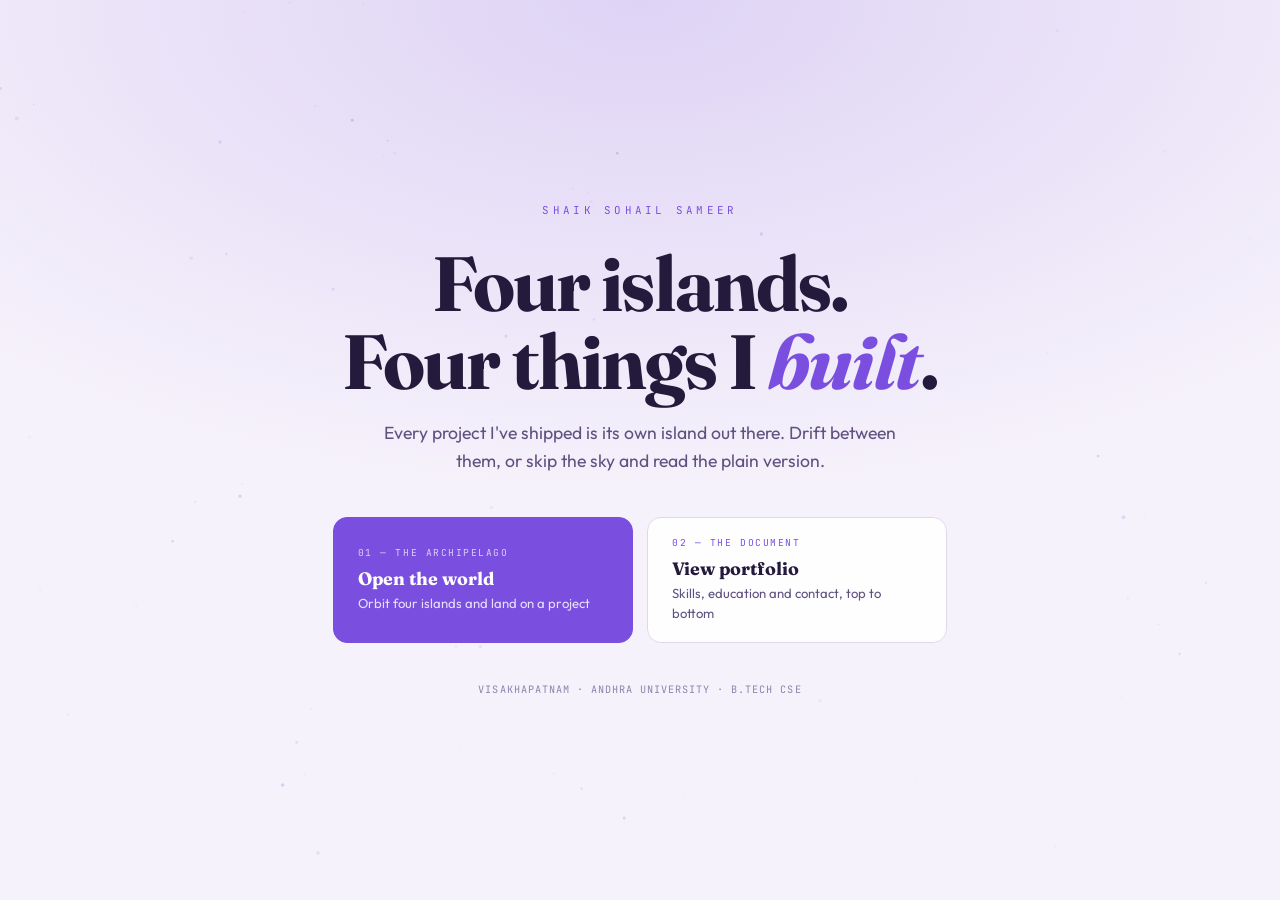
<file: index.html>
<!DOCTYPE html>
<html lang="en" data-theme="dark">
<head>
<meta charset="UTF-8"/>
<meta name="viewport" content="width=device-width, initial-scale=1.0, viewport-fit=cover"/>
<title>Sameer's Archipelago — Shaik Sohail Sameer</title>
<meta name="description" content="An interactive island world of projects by Shaik Sohail Sameer — weather intelligence, local-first AI, relational systems and a live class portal."/>
<meta name="theme-color" content="#0a0713"/>
<link rel="preconnect" href="https://fonts.googleapis.com">
<link rel="preconnect" href="https://fonts.gstatic.com" crossorigin>
<link href="https://fonts.googleapis.com/css2?family=Fraunces:ital,opsz,wght@0,9..144,500;0,9..144,700;1,9..144,700&family=Outfit:wght@300;400;500;600&family=JetBrains+Mono:wght@400;600&display=swap" rel="stylesheet">
<style>
/* ═══════════ TOKENS ═══════════ */
:root{
  --aurora:#a684ff;
  --coral:#ff9d6e;
  --lagoon:#5ee0d0;
  --display:'Fraunces',Georgia,serif;
  --ui:'Outfit',system-ui,sans-serif;
  --mono:'JetBrains Mono',monospace;
  --pad:clamp(1.15rem,4.5vw,4rem);
  --r:14px;
  --ease:cubic-bezier(.22,1,.36,1);
}
html[data-theme="dark"]{
  --bg:#0a0713; --bg-2:#120c22;
  --panel:rgba(24,16,42,.82); --panel-solid:#170f2b;
  --line:#2c2046; --ink:#ece6fb; --ink-2:#a394c4; --ink-3:#6e5f8f;
  --sky-1:#120b24; --sky-2:#0a0713;
  --shadow:0 24px 70px rgba(0,0,0,.6);
}
html[data-theme="light"]{
  --bg:#f6f2fb; --bg-2:#ffffff;
  --panel:rgba(255,255,255,.88); --panel-solid:#ffffff;
  --line:#e0d7ef; --ink:#241a3c; --ink-2:#5f5280; --ink-3:#8e82ab;
  --sky-1:#ded3f5; --sky-2:#f6f2fb;
  --aurora:#7a4fe0; --coral:#e0653a; --lagoon:#1fa89a;
  --shadow:0 24px 60px rgba(60,40,110,.16);
}
*,*::before,*::after{margin:0;padding:0;box-sizing:border-box;}
html{scroll-behavior:smooth;-webkit-text-size-adjust:100%;}
body{
  background:var(--bg);color:var(--ink);
  font-family:var(--ui);font-size:16px;line-height:1.6;
  overflow-x:hidden;-webkit-font-smoothing:antialiased;
  transition:background .5s var(--ease),color .5s var(--ease);
}
a{color:inherit;}
canvas{display:block;}
::selection{background:var(--aurora);color:#fff;}
:focus-visible{outline:2px solid var(--aurora);outline-offset:3px;border-radius:4px;}

/* ═══════════ GATE ═══════════ */
#gate{
  position:fixed;inset:0;z-index:200;
  display:flex;align-items:center;justify-content:center;
  padding:var(--pad);text-align:center;
  background:radial-gradient(ellipse 120% 90% at 50% 0%,var(--sky-1) 0%,var(--sky-2) 62%);
  transition:opacity .75s var(--ease),visibility .75s;
}
#gate.gone{opacity:0;visibility:hidden;pointer-events:none;}
#gateCanvas{position:absolute;inset:0;width:100%;height:100%;z-index:0;}
.gate-in{position:relative;z-index:1;max-width:640px;width:100%;}
.gate-eyebrow{
  font-family:var(--mono);font-size:.68rem;letter-spacing:.3em;
  color:var(--aurora);margin-bottom:1.6rem;
  opacity:0;animation:fadeUp .8s .1s var(--ease) forwards;
}
.gate-title{
  font-family:var(--display);font-weight:700;
  font-size:clamp(2.4rem,9vw,4.8rem);
  line-height:1.02;letter-spacing:-.025em;
  opacity:0;animation:fadeUp .9s .22s var(--ease) forwards;
}
.gate-title em{font-style:italic;color:var(--aurora);}
.gate-sub{
  color:var(--ink-2);margin-top:1.1rem;
  font-size:clamp(.95rem,2.4vw,1.1rem);max-width:44ch;margin-inline:auto;
  opacity:0;animation:fadeUp .9s .34s var(--ease) forwards;
}
.gate-choices{
  display:flex;gap:.9rem;justify-content:center;flex-wrap:wrap;margin-top:2.6rem;
  opacity:0;animation:fadeUp .9s .46s var(--ease) forwards;
}
.choice{
  flex:1 1 238px;max-width:300px;
  border:1px solid var(--line);border-radius:var(--r);
  background:var(--panel);backdrop-filter:blur(14px);
  padding:1.15rem 1.5rem;min-width:min(100%,215px);
  text-align:left;cursor:pointer;color:inherit;font-family:inherit;font-size:1rem;
  transition:transform .4s var(--ease),border-color .4s,box-shadow .4s;
}
.choice:hover{transform:translateY(-5px);border-color:var(--aurora);box-shadow:var(--shadow);}
.choice .ch-k{font-family:var(--mono);font-size:.6rem;letter-spacing:.16em;color:var(--aurora);display:block;margin-bottom:.5rem;}
.choice .ch-t{font-family:var(--display);font-weight:700;font-size:1.12rem;display:block;}
.choice .ch-d{color:var(--ink-2);font-size:.82rem;margin-top:.25rem;display:block;line-height:1.5;}
.choice.primary{background:var(--aurora);border-color:var(--aurora);}
.choice.primary .ch-k{color:rgba(255,255,255,.72);}
.choice.primary .ch-t{color:#fff;}
.choice.primary .ch-d{color:rgba(255,255,255,.82);}
.gate-foot{
  margin-top:2.4rem;font-family:var(--mono);font-size:.64rem;
  letter-spacing:.1em;color:var(--ink-3);
  opacity:0;animation:fadeUp .9s .58s var(--ease) forwards;
}
@keyframes fadeUp{from{opacity:0;transform:translateY(20px);}to{opacity:1;transform:none;}}

/* ═══════════ SHELL ═══════════ */
.stage{display:none;}
.stage.live{display:block;}
.hud{
  position:fixed;top:0;left:0;right:0;z-index:60;
  display:flex;align-items:center;justify-content:space-between;
  gap:.7rem;padding:.85rem var(--pad);
  background:linear-gradient(to bottom,var(--bg) 12%,transparent);
  pointer-events:none;
}
.hud > *{pointer-events:auto;}
.brand{
  display:flex;align-items:center;gap:.6rem;
  font-family:var(--display);font-weight:700;font-size:.98rem;
  text-decoration:none;letter-spacing:-.01em;cursor:pointer;
  background:none;border:none;color:inherit;
}
.brand-orb{
  width:26px;height:26px;border-radius:50%;flex:none;
  background:conic-gradient(from 0deg,var(--aurora),var(--coral),var(--lagoon),var(--aurora));
  animation:spin 9s linear infinite;
}
@keyframes spin{to{transform:rotate(360deg);}}
.hud-tools{display:flex;align-items:center;gap:.45rem;}
.tool{
  display:inline-flex;align-items:center;gap:.4rem;
  font-family:var(--mono);font-size:.64rem;letter-spacing:.09em;
  padding:.52rem .82rem;border-radius:999px;
  border:1px solid var(--line);background:var(--panel);
  backdrop-filter:blur(14px);color:var(--ink-2);
  cursor:pointer;text-decoration:none;
  transition:color .25s,border-color .25s,transform .25s;
}
.tool:hover{color:var(--ink);border-color:var(--aurora);transform:translateY(-2px);}

/* ═══════════ WORLD ═══════════ */
#world{position:relative;height:100svh;overflow:hidden;background:radial-gradient(ellipse 120% 85% at 50% 8%,var(--sky-1) 0%,var(--sky-2) 65%);}
#sea{position:absolute;inset:0;width:100%;height:100%;cursor:grab;touch-action:none;}
#sea.drag{cursor:grabbing;}
.world-title{position:absolute;top:clamp(4.6rem,11vh,6.5rem);left:var(--pad);right:var(--pad);z-index:5;pointer-events:none;}
.world-title h1{font-family:var(--display);font-weight:700;font-size:clamp(1.5rem,4.6vw,2.5rem);letter-spacing:-.025em;line-height:1.1;}
.world-title p{color:var(--ink-2);font-size:clamp(.84rem,2.2vw,.98rem);margin-top:.3rem;max-width:40ch;}
.hint{
  position:absolute;left:0;bottom:1.1rem;z-index:5;width:100%;
  font-family:var(--mono);font-size:.6rem;letter-spacing:.11em;
  color:var(--ink-3);text-align:center;pointer-events:none;padding:0 var(--pad);
}
.hint b{color:var(--aurora);font-weight:600;}
.roster{
  position:absolute;right:var(--pad);top:50%;transform:translateY(-50%);
  z-index:6;display:flex;flex-direction:column;gap:.5rem;width:230px;
}
.isle-btn{
  display:flex;align-items:center;gap:.7rem;text-align:left;
  padding:.7rem .85rem;border-radius:12px;cursor:pointer;
  border:1px solid var(--line);background:var(--panel);
  backdrop-filter:blur(14px);color:inherit;font-family:inherit;
  transition:transform .35s var(--ease),border-color .3s;
}
.isle-btn:hover,.isle-btn.sel{transform:translateX(-7px);border-color:var(--aurora);}
.isle-pip{width:9px;height:9px;border-radius:50%;flex:none;}
.isle-meta b{display:block;font-size:.85rem;font-weight:600;line-height:1.25;}
.isle-meta span{display:block;font-family:var(--mono);font-size:.56rem;letter-spacing:.1em;color:var(--ink-3);margin-top:.12rem;}

/* ═══════════ DOSSIER ═══════════ */
#dossier{position:fixed;inset:0;z-index:120;display:none;background:rgba(6,4,12,.62);backdrop-filter:blur(7px);}
#dossier.open{display:block;}
html[data-theme="light"] #dossier{background:rgba(40,28,70,.34);}
.doss-sheet{position:absolute;inset:0;overflow-y:auto;overscroll-behavior:contain;-webkit-overflow-scrolling:touch;}
.doss-inner{
  max-width:940px;margin:clamp(2.4rem,7vh,4.5rem) auto;
  background:var(--panel-solid);border:1px solid var(--line);
  border-radius:20px;box-shadow:var(--shadow);overflow:hidden;
  animation:sheetUp .55s var(--ease);
}
@keyframes sheetUp{from{opacity:0;transform:translateY(34px);}to{opacity:1;transform:none;}}
.doss-hero{position:relative;padding:clamp(1.5rem,4.5vw,2.8rem);border-bottom:1px solid var(--line);overflow:hidden;}
.doss-glow{position:absolute;top:-55%;right:-12%;width:60%;aspect-ratio:1;border-radius:50%;filter:blur(62px);opacity:.28;pointer-events:none;}
.doss-close{
  position:absolute;top:1rem;right:1rem;z-index:3;
  width:36px;height:36px;border-radius:50%;cursor:pointer;
  border:1px solid var(--line);background:var(--panel);color:var(--ink);
  font-size:1rem;line-height:1;display:grid;place-items:center;
  transition:border-color .25s,transform .25s;
}
.doss-close:hover{border-color:var(--coral);transform:rotate(90deg);}
.doss-kicker{position:relative;font-family:var(--mono);font-size:.62rem;letter-spacing:.17em;margin-bottom:.8rem;}
.doss-title{position:relative;font-family:var(--display);font-weight:700;font-size:clamp(1.55rem,5vw,2.6rem);letter-spacing:-.03em;line-height:1.05;}
.doss-tag{position:relative;color:var(--ink-2);margin-top:.7rem;max-width:58ch;font-size:clamp(.92rem,2.3vw,1.04rem);}
.doss-links{position:relative;display:flex;gap:.55rem;flex-wrap:wrap;margin-top:1.4rem;}
.dlink{
  font-family:var(--mono);font-size:.66rem;letter-spacing:.07em;
  padding:.62rem 1.05rem;border-radius:999px;text-decoration:none;
  border:1px solid var(--line);color:var(--ink);background:none;
  cursor:pointer;transition:transform .25s,border-color .25s,filter .25s;
}
.dlink:hover{transform:translateY(-2px);border-color:var(--aurora);}
.dlink.go{background:var(--aurora);border-color:var(--aurora);color:#fff;}
.dlink.go:hover{filter:brightness(1.1);}
.doss-body{padding:clamp(1.5rem,4.5vw,2.8rem);display:flex;flex-direction:column;gap:2.4rem;}
.stat-strip{display:grid;grid-template-columns:repeat(auto-fit,minmax(105px,1fr));gap:1rem;padding-bottom:1.8rem;border-bottom:1px solid var(--line);}
.stat b{display:block;font-family:var(--mono);font-size:clamp(1.15rem,3.4vw,1.5rem);font-weight:600;letter-spacing:-.02em;}
.stat span{display:block;font-family:var(--mono);font-size:.56rem;letter-spacing:.11em;color:var(--ink-3);margin-top:.2rem;}
.blk h3{font-family:var(--display);font-weight:700;font-size:1.18rem;letter-spacing:-.015em;margin-bottom:.9rem;}
.blk p{color:var(--ink-2);max-width:72ch;}
.blk p + p{margin-top:.8rem;}
.feats{display:grid;grid-template-columns:repeat(auto-fit,minmax(min(100%,262px),1fr));gap:.85rem;}
.feat{padding:1.1rem 1.2rem;border:1px solid var(--line);border-radius:12px;background:var(--bg);}
.feat b{display:block;font-size:.93rem;font-weight:600;margin-bottom:.35rem;}
.feat span{color:var(--ink-2);font-size:.85rem;line-height:1.55;}
.flow{display:flex;flex-direction:column;counter-reset:s;}
.flow li{list-style:none;position:relative;padding:0 0 1.25rem 2.5rem;border-left:1px solid var(--line);margin-left:.55rem;}
.flow li:last-child{border-left-color:transparent;padding-bottom:0;}
.flow li::before{
  counter-increment:s;content:counter(s);
  position:absolute;left:-.8rem;top:-.15rem;
  width:1.6rem;height:1.6rem;border-radius:50%;
  display:grid;place-items:center;font-family:var(--mono);font-size:.62rem;
  background:var(--bg);border:1px solid var(--line);color:var(--aurora);
}
.flow b{display:block;font-size:.94rem;font-weight:600;margin-bottom:.22rem;}
.flow span{color:var(--ink-2);font-size:.86rem;line-height:1.55;}
.chips{display:flex;gap:.4rem;flex-wrap:wrap;}
.chip{font-family:var(--mono);font-size:.64rem;padding:.36rem .72rem;border-radius:7px;border:1px solid var(--line);color:var(--ink-2);background:var(--bg);}
.note{border-left:2px solid var(--coral);border-radius:0 10px 10px 0;padding:.9rem 1.15rem;background:var(--bg);}
.note b{display:block;font-size:.84rem;margin-bottom:.25rem;color:var(--coral);}
.note span{color:var(--ink-2);font-size:.85rem;line-height:1.55;}

/* ═══════════ PORTFOLIO ═══════════ */
#folio{padding-top:5.5rem;}
.wrap{max-width:1080px;margin:0 auto;padding-inline:var(--pad);}
.folio-hero{padding:clamp(2.5rem,9vh,6rem) 0 clamp(2.5rem,7vh,4rem);}
.folio-hero h1{font-family:var(--display);font-weight:700;font-size:clamp(2.2rem,8.5vw,4.4rem);line-height:1.02;letter-spacing:-.035em;}
.folio-hero h1 em{font-style:italic;color:var(--aurora);}
.folio-hero .role{font-family:var(--mono);font-size:clamp(.7rem,2vw,.82rem);letter-spacing:.09em;color:var(--ink-3);margin-top:1.2rem;}
.folio-hero .lede{color:var(--ink-2);max-width:56ch;margin-top:1.3rem;font-size:clamp(.98rem,2.4vw,1.1rem);}
.folio-acts{display:flex;gap:.6rem;flex-wrap:wrap;margin-top:2rem;}
.sec{padding:clamp(2.6rem,7vh,4.5rem) 0;border-top:1px solid var(--line);}
.sec-k{font-family:var(--mono);font-size:.62rem;letter-spacing:.2em;color:var(--aurora);margin-bottom:.9rem;}
.sec-h{font-family:var(--display);font-weight:700;font-size:clamp(1.5rem,4.4vw,2.2rem);letter-spacing:-.025em;margin-bottom:1.8rem;}
.about-grid{display:grid;grid-template-columns:1.35fr 1fr;gap:clamp(1.5rem,4vw,3rem);align-items:start;}
.about-grid p{color:var(--ink-2);}
.about-grid p + p{margin-top:.9rem;}
.about-grid strong{color:var(--ink);font-weight:600;}
.vitals{display:grid;}
.vital{display:grid;grid-template-columns:auto 1fr;gap:1rem;padding:.7rem 0;border-bottom:1px solid var(--line);font-family:var(--mono);font-size:.76rem;}
.vital dt{color:var(--ink-3);}
.vital a{color:var(--aurora);text-decoration:none;}
.vital a:hover{text-decoration:underline;}
.skill-grid{display:grid;grid-template-columns:repeat(auto-fit,minmax(min(100%,150px),1fr));gap:.7rem;}
.skill{padding:1.1rem;border:1px solid var(--line);border-radius:12px;background:var(--bg-2);transition:transform .35s var(--ease),border-color .3s;}
.skill:hover{transform:translateY(-4px);border-color:var(--aurora);}
.skill .s-top{display:flex;align-items:baseline;justify-content:space-between;gap:.5rem;}
.skill b{font-size:.92rem;font-weight:600;}
.skill i{font-style:normal;font-family:var(--mono);font-size:.72rem;color:var(--aurora);}
.bar{height:3px;border-radius:2px;background:var(--line);margin-top:.7rem;overflow:hidden;}
.bar em{display:block;height:100%;width:0;border-radius:2px;background:linear-gradient(90deg,var(--aurora),var(--coral));transition:width 1.2s var(--ease);}
.skill .s-lvl{display:block;font-family:var(--mono);font-size:.55rem;letter-spacing:.1em;color:var(--ink-3);margin-top:.5rem;}
.proj-list{display:flex;flex-direction:column;gap:.7rem;}
.proj{
  width:100%;text-align:left;cursor:pointer;color:inherit;font-family:inherit;
  display:grid;grid-template-columns:auto 1fr auto;gap:1.1rem;align-items:center;
  padding:1.3rem 1.4rem;border:1px solid var(--line);border-radius:14px;background:var(--bg-2);
  transition:transform .35s var(--ease),border-color .3s;
}
.proj:hover{transform:translateX(6px);border-color:var(--aurora);}
.proj-pip{width:10px;height:10px;border-radius:50%;flex:none;}
.proj b{display:block;font-family:var(--display);font-weight:700;font-size:1.04rem;letter-spacing:-.015em;}
.proj span{display:block;color:var(--ink-2);font-size:.86rem;margin-top:.22rem;line-height:1.5;}
.proj .arw{font-family:var(--mono);font-size:.9rem;color:var(--ink-3);}
.proj:hover .arw{color:var(--aurora);}
.edu-row{display:grid;grid-template-columns:auto 1fr;gap:clamp(1rem,4vw,2.4rem);padding:1.4rem;border:1px solid var(--line);border-radius:14px;background:var(--bg-2);}
.edu-row .yr{font-family:var(--mono);font-size:.74rem;color:var(--aurora);white-space:nowrap;padding-top:.2rem;}
.edu-row b{font-family:var(--display);font-weight:700;font-size:clamp(1rem,2.6vw,1.25rem);}
.edu-row span{display:block;color:var(--ink-2);margin-top:.25rem;font-size:.92rem;}
.edu-row i{display:block;font-style:normal;font-family:var(--mono);font-size:.68rem;color:var(--ink-3);margin-top:.4rem;}
.tongues{display:flex;gap:.55rem;flex-wrap:wrap;margin-top:1rem;}
.tongue{padding:.7rem 1.1rem;border:1px solid var(--line);border-radius:10px;background:var(--bg-2);}
.tongue b{display:block;font-size:.88rem;font-weight:600;}
.tongue span{font-family:var(--mono);font-size:.56rem;letter-spacing:.1em;color:var(--aurora);}
.mail{
  display:inline-block;font-family:var(--display);font-weight:700;
  font-size:clamp(1.05rem,4.6vw,2.3rem);letter-spacing:-.03em;
  text-decoration:none;border-bottom:2px solid transparent;padding-bottom:.1em;word-break:break-word;
  transition:color .3s,border-color .3s;
}
.mail:hover{color:var(--aurora);border-bottom-color:var(--aurora);}
.reach{font-family:var(--mono);font-size:.76rem;color:var(--ink-3);margin-top:1rem;line-height:1.9;}
.reach a{text-decoration:none;}
.reach a:hover{color:var(--aurora);}
footer{border-top:1px solid var(--line);padding:1.6rem var(--pad);margin-top:2rem;}
.foot-in{max-width:1080px;margin:0 auto;display:flex;justify-content:space-between;gap:.8rem;flex-wrap:wrap;font-family:var(--mono);font-size:.64rem;color:var(--ink-3);}
.rv{opacity:0;transform:translateY(22px);transition:opacity .75s var(--ease),transform .75s var(--ease);}
.rv.on{opacity:1;transform:none;}

/* ═══════════ RESPONSIVE ═══════════ */
@media(max-width:940px){
  .about-grid{grid-template-columns:1fr;}
  .roster{
    position:absolute;right:auto;left:0;top:auto;bottom:3.1rem;transform:none;
    width:100%;flex-direction:row;gap:.5rem;overflow-x:auto;
    padding:.4rem var(--pad) .6rem;scroll-snap-type:x mandatory;-webkit-overflow-scrolling:touch;
  }
  .roster::-webkit-scrollbar{display:none;}
  .isle-btn{flex:none;width:170px;scroll-snap-align:center;}
  .isle-btn:hover,.isle-btn.sel{transform:translateY(-4px);}
}
@media(max-width:640px){
  .choice{min-width:100%;}
  .doss-inner{margin:0;border-radius:0;min-height:100%;border:none;}
  .proj{grid-template-columns:auto 1fr;}
  .proj .arw{display:none;}
  .edu-row{grid-template-columns:1fr;gap:.5rem;}
  .hint{display:none;}
}
@media(prefers-reduced-motion:reduce){
  *,*::before,*::after{animation-duration:.01ms!important;animation-iteration-count:1!important;transition-duration:.01ms!important;}
  html{scroll-behavior:auto;}
  .rv{opacity:1;transform:none;}
  .gate-eyebrow,.gate-title,.gate-sub,.gate-choices,.gate-foot{opacity:1;animation:none;}
}
</style>
</head>
<body>

<!-- ═══ GATE ═══ -->
<div id="gate">
  <canvas id="gateCanvas" aria-hidden="true"></canvas>
  <div class="gate-in">
    <p class="gate-eyebrow">SHAIK SOHAIL SAMEER</p>
    <h1 class="gate-title">Four islands.<br>Four things I <em>built</em>.</h1>
    <p class="gate-sub">Every project I've shipped is its own island out there. Drift between them, or skip the sky and read the plain version.</p>
    <div class="gate-choices">
      <button class="choice primary" id="goWorld">
        <span class="ch-k">01 — THE ARCHIPELAGO</span>
        <span class="ch-t">Open the world</span>
        <span class="ch-d">Orbit four islands and land on a project</span>
      </button>
      <button class="choice" id="goFolio">
        <span class="ch-k">02 — THE DOCUMENT</span>
        <span class="ch-t">View portfolio</span>
        <span class="ch-d">Skills, education and contact, top to bottom</span>
      </button>
    </div>
    <p class="gate-foot">VISAKHAPATNAM · ANDHRA UNIVERSITY · B.TECH CSE</p>
  </div>
</div>

<!-- ═══ WORLD ═══ -->
<div class="stage" id="stageWorld">
  <header class="hud">
    <button class="brand" data-nav="gate"><span class="brand-orb"></span>Sameer's Archipelago</button>
    <div class="hud-tools">
      <button class="tool" data-nav="folio">PORTFOLIO</button>
      <button class="tool" data-theme-toggle aria-label="Switch theme"><span class="th-ic">☾</span></button>
    </div>
  </header>
  <div id="world">
    <canvas id="sea"></canvas>
    <div class="world-title">
      <h1>Pick an island.</h1>
      <p>Each landmass is a project. Land on one to read how it was built.</p>
    </div>
    <div class="roster" id="roster"></div>
    <p class="hint"><b>Drag</b> to orbit · <b>Scroll</b> to zoom · <b>Click</b> an island to land</p>
  </div>
</div>

<!-- ═══ PORTFOLIO ═══ -->
<div class="stage" id="stageFolio">
  <header class="hud">
    <button class="brand" data-nav="gate"><span class="brand-orb"></span>Shaik Sohail Sameer</button>
    <div class="hud-tools">
      <button class="tool" data-nav="world">↖ THE WORLD</button>
      <button class="tool" data-theme-toggle aria-label="Switch theme"><span class="th-ic">☾</span></button>
    </div>
  </header>
  <main id="folio">
    <section class="wrap folio-hero">
      <h1>I build things that turn<br>messy data into a <em>decision</em>.</h1>
      <p class="role">PYTHON · SQL · JAVA · MACHINE LEARNING · AI TOOLING</p>
      <p class="lede">Computer Science engineering student at Andhra University. A weather API hands back forty numbers; nobody needs forty numbers, they need to know whether to carry a jacket. That gap is the part I find interesting.</p>
      <div class="folio-acts">
        <button class="tool" data-nav="world">↖ Explore the island world</button>
        <a class="tool" href="#reach">Get in touch</a>
      </div>
    </section>

    <section class="wrap sec">
      <p class="sec-k rv">ABOUT</p>
      <h2 class="sec-h rv">The short version</h2>
      <div class="about-grid">
        <div class="rv">
          <p>Most of what I make sits between a messy data source and a person who needs to act. A class of ninety students produces hundreds of attendance rows, but the only question that matters is whether you can afford to skip Thursday.</p>
          <p>My day-to-day is <strong>Python</strong> and <strong>SQL</strong>, with <strong>Java</strong> and <strong>machine learning</strong> taking more of my time lately. I lean on AI tooling as a reasoning layer I design prompts and fallbacks around — so the thing still works when the model returns something unexpected.</p>
          <p>I care most about the unglamorous part: what happens when the API rate-limits, when the model returns broken JSON, when someone opens the page with no network. Building the fallback path first is what makes the happy path worth trusting.</p>
        </div>
        <dl class="vitals rv">
          <div class="vital"><dt>Where</dt><dd>Visakhapatnam, AP</dd></div>
          <div class="vital"><dt>Studying</dt><dd>B.Tech CSE · 2025–2029</dd></div>
          <div class="vital"><dt>Email</dt><dd><a href="mailto:sohailsameer2008@gmail.com">sohailsameer2008@gmail.com</a></dd></div>
          <div class="vital"><dt>Phone</dt><dd><a href="tel:+916364120768">+91 6364120768</a></dd></div>
          <div class="vital"><dt>GitHub</dt><dd><a href="https://github.com/Sohail-Sameer" target="_blank" rel="noopener">Sohail-Sameer</a></dd></div>
        </dl>
      </div>
    </section>

    <section class="wrap sec">
      <p class="sec-k rv">TOOLKIT</p>
      <h2 class="sec-h rv">What I build with</h2>
      <div class="skill-grid rv" id="skillGrid"></div>
    </section>

    <section class="wrap sec">
      <p class="sec-k rv">WORK</p>
      <h2 class="sec-h rv">Four projects</h2>
      <div class="proj-list rv" id="projList"></div>
    </section>

    <section class="wrap sec">
      <p class="sec-k rv">EDUCATION</p>
      <h2 class="sec-h rv">Where I'm studying</h2>
      <div class="edu-row rv">
        <div class="yr">2025 — 2029</div>
        <div>
          <b>Bachelor of Technology in Computer Science</b>
          <span>Andhra University</span>
          <i>Visakhapatnam, Andhra Pradesh</i>
        </div>
      </div>
      <div class="tongues rv">
        <div class="tongue"><b>English</b><span>NATIVE</span></div>
        <div class="tongue"><b>Hindi</b><span>PROFICIENT</span></div>
        <div class="tongue"><b>Telugu</b><span>CONVERSATIONAL</span></div>
      </div>
    </section>

    <section class="wrap sec" id="reach">
      <p class="sec-k rv">CONTACT</p>
      <h2 class="sec-h rv">Let's build something</h2>
      <p class="rv" style="color:var(--ink-2);max-width:52ch;margin-bottom:1.6rem">I'm looking for internships and collaborations where I can keep shipping real things. I am best reached by phone.</p>
      <a class="mail rv" href="mailto:sohailsameer2008@gmail.com">sohailsameer2008@gmail.com</a>
      <p class="reach rv">
        <a href="tel:+916364120768">+91 6364120768</a><br>
        <a href="https://github.com/Sohail-Sameer" target="_blank" rel="noopener">github.com/Sohail-Sameer</a><br>
        Visakhapatnam, Andhra Pradesh, India
      </p>
    </section>

    <footer><div class="foot-in">
      <span>© 2025 Shaik Sohail Sameer</span>
      <span>Built with HTML, CSS and JavaScript</span>
    </div></footer>
  </main>
</div>

<!-- ═══ DOSSIER ═══ -->
<div id="dossier" role="dialog" aria-modal="true" aria-labelledby="dossTitle">
  <div class="doss-sheet" id="dossSheet"><div class="doss-inner" id="dossInner"></div></div>
</div>

<script>
(function(){
'use strict';
var reduced = window.matchMedia('(prefers-reduced-motion: reduce)').matches;
function $(id){ return document.getElementById(id); }

/* ═══ THEME ═══ */
function readTheme(){
  try{ var v = localStorage.getItem('sam-theme'); if(v) return v; }catch(e){}
  return window.matchMedia('(prefers-color-scheme: light)').matches ? 'light' : 'dark';
}
function applyTheme(t){
  document.documentElement.setAttribute('data-theme', t);
  var ic = (t === 'dark') ? '☾' : '☀';
  Array.prototype.forEach.call(document.querySelectorAll('.th-ic'), function(s){ s.textContent = ic; });
  var m = document.querySelector('meta[name="theme-color"]');
  if(m) m.setAttribute('content', t === 'dark' ? '#0a0713' : '#f6f2fb');
  try{ localStorage.setItem('sam-theme', t); }catch(e){}
}
applyTheme(readTheme());
Array.prototype.forEach.call(document.querySelectorAll('[data-theme-toggle]'), function(b){
  b.addEventListener('click', function(){
    applyTheme(document.documentElement.getAttribute('data-theme') === 'dark' ? 'light' : 'dark');
  });
});

/* ═══ DATA ═══ */
var ISLANDS = [
  {
    id:'weather', name:'Stormwatch', project:'WeatherGPT',
    kicker:'ATMOSPHERIC INTELLIGENCE', hue:'#5ee0d0', shape:'storm',
    pos:{x:-1.00,y:-0.34}, scale:0.92,
    repo:'https://github.com/Sohail-Sameer/Weather-Report',
    tagline:'A voice-enabled, multilingual weather app that pairs live meteorological data with an LLM reasoning layer — so instead of a humidity percentage, you get told whether this afternoon is a good time to cycle.',
    stats:[['3','LANGUAGES'],['9','API ENDPOINTS'],['6','HAZARD ALERTS'],['15m','CACHE TTL'],['2','DATA PROVIDERS']],
    story:[
      'Standard weather apps hand you raw telemetry and leave the interpretation to you. They are also almost always English-only, which quietly excludes a lot of people who would otherwise use them.',
      'WeatherGPT sits an AI reasoning layer on top of real meteorological data and answers in plain language — in English, Hindi or Telugu, typed or spoken. It is an installable PWA, so it works from the home screen with an offline app shell.'
    ],
    feats:[
      ['Ask it out loud','Tap the mic and speak for up to 20 seconds. Groq Whisper Large v3 Turbo transcribes it, detects the language, and routes the transcript straight into the assistant.'],
      ['Narrative forecasts','An LLM turns the raw payload into a bulleted atmospheric summary, key meteorological factors, and practical recommendations, rendered through a lightweight Markdown renderer.'],
      ['Structured answers','The assistant returns strict JSON: a direct answer, an optimal activity window with reliability, route progression notes, and clothing guidance. The UI renders each as its own card.'],
      ['Six hazard thresholds','Extreme heat at 40°C, high-temperature advisory at 35°C, freeze at 0°C, gale at 50km/h sustained or 65km/h gusts, 80% rain probability, and UV index 8 or above.'],
      ['Installable PWA','A service worker pre-caches the app shell cache-first, while explicitly bypassing the cache for every /api/ call so live data is never stale.'],
      ['Air quality built in','PM2.5, PM10, US AQI and European AQI come from the Open-Meteo Air Quality API alongside the forecast.']
    ],
    flow:[
      ['Resolve a location','Search a city through the Open-Meteo geocoder, pick a preset, or use device GPS reverse-geocoded through BigDataCloud.'],
      ['Fetch with a safety net','Flask calls Open-Meteo. On an HTTP 429 it retries up to three times with backoff, then transparently falls back to WeatherAPI.com.'],
      ['Normalise both providers','The fallback response is reshaped into the exact same internal schema, so nothing downstream ever knows which provider served the data.'],
      ['Cache the result','Responses are held in memory for 15 minutes, keyed on rounded latitude, longitude and forecast-day count, to cut redundant upstream calls.'],
      ['Reason over it','The payload, active alerts and target language go to an Ollama-hosted model for the synopsis and for any conversational question.'],
      ['Fail gracefully','If the model returns JSON that will not parse, the backend retries with a simpler plain-text prompt and wraps the result in a default card structure, so the UI never breaks.']
    ],
    stack:['Python','Flask','Flask-CORS','Ollama','Groq Whisper','Open-Meteo','WeatherAPI','Tailwind CSS','Service Workers','PWA','Gunicorn'],
    note:['Why the fallback matters','Open-Meteo is free and generous but it does rate-limit. Without failover the app would simply break during a burst of traffic. With it, a 429 never reaches the user — they just see the forecast.']
  },
  {
    id:'jarvis', name:'The Listening Rock', project:'OpenJarvis',
    kicker:'LOCAL-FIRST VOICE ASSISTANT', hue:'#a684ff', shape:'monolith',
    pos:{x:0.06,y:-1.02}, scale:0.86,
    repo:'https://github.com/Sohail-Sameer/OpenJarvis',
    tagline:'A voice assistant built on OpenJarvis — a framework for personal AI that runs on your own device by default and only reaches for the cloud when it genuinely has to.',
    stats:[['100%','LOCAL BY DEFAULT'],['8','BUILT-IN AGENTS'],['3','EXECUTION MODES'],['5','STARTER PRESETS']],
    story:[
      'Almost every personal AI assistant today routes your intelligence through somebody else\u2019s server. Your "personal" assistant is really a thin client for a datacentre, which means your calendar, your email and your voice all leave the device.',
      'OpenJarvis is a stack for local-first personal AI. Local models already handle the large majority of everyday chat and reasoning queries, so the hardware is ready; what has been missing is software that makes on-device assistants practical. This is my work on top of that framework.'
    ],
    feats:[
      ['Runs on your machine','Ollama-backed local models handle inference by default. Nothing is shipped to a cloud API unless a task genuinely needs it.'],
      ['Spoken morning digest','A preset that assembles a daily briefing from email, calendar, health and news, then reads it back to you.'],
      ['Deep research agent','Multi-hop research across locally indexed documents, returning answers with citations rather than a wall of unsourced text.'],
      ['Code assistant','An agent with code execution, file I/O and shell access, running inside a sandbox rather than against your bare filesystem.'],
      ['Scheduled monitors','Stateful agents that wake on a schedule, carry memory between runs, and act without being prompted.'],
      ['Skills as tools','Agents discover skills from a catalogue and invoke them on demand, following the open agentskills.io specification.']
    ],
    flow:[
      ['Install and start','A single installer sets up uv, the Python venv, Ollama and a starter model, then the jarvis command opens a session.'],
      ['Choose a preset','Presets configure the agent for a job: chat, morning digest, deep research, code assistant or scheduled monitor.'],
      ['Connect what it needs','One OAuth flow covers Gmail, Calendar and Tasks, so the assistant can read the context it is reasoning about.'],
      ['Speak or type','Requests are handled by a local model first; the framework escalates to the cloud only when the task genuinely exceeds local capability.'],
      ['Execute in a sandbox','Tool calls that run code go through a sandboxed runner with mount security, rather than executing directly on the host.'],
      ['Learn from traces','Local trace data feeds an optimisation loop that tunes skills and prompts against energy, latency and cost, not just accuracy.']
    ],
    stack:['Python','Ollama','FastAPI','WebSockets','Tauri','Rust','Docker','WASM sandbox','OAuth'],
    note:['About this repository','OpenJarvis is an open-source framework and this repo is my working fork, where I explore and adapt the local-first assistant stack. The upstream project is a much larger community and research effort — credit for the core framework belongs there.']
  },
  {
    id:'cinema', name:'The Reel Terrace', project:'Cinema Booking System',
    kicker:'RELATIONAL DATABASE ENGINEERING', hue:'#ff9d6e', shape:'terrace',
    pos:{x:0.86,y:-0.10}, scale:0.84,
    repo:'https://github.com/Sohail-Sameer/SQL/tree/main/Cinema%20Booking%20System',
    tagline:'A fully normalised relational model of a cinema booking platform, seeded with multi-year synthetic activity so the analytical queries had something realistic to chew on.',
    stats:[['6','CORE ENTITIES'],['3NF','NORMAL FORM'],['M:N','JUNCTION TABLES']],
    story:[
      'Booking systems look simple from the outside and get complicated fast. One screening has many seats; one customer has many bookings; a seat can be sold across countless screenings but only once per screening. Model that carelessly and you either duplicate data everywhere or sell the same seat twice.',
      'This project is the schema done properly — normalised entities, honest relationships, and enough realistic seed data that the analytical queries actually stress the design.'
    ],
    feats:[
      ['Normalised core','Films, customers, rooms, screenings, seats and bookings each own their own table, with no repeating groups or partial dependencies.'],
      ['Honest relationships','One-to-many links via foreign keys, and many-to-many resolved through junction tables rather than comma-separated columns.'],
      ['Realistic seed data','Large-scale generated activity simulating multi-year booking behaviour and customer patterns, so query plans face real cardinality.'],
      ['Edge cases handled','Nullable attributes and high-volume transactional inserts are dealt with explicitly rather than assumed away.'],
      ['Analytical queries','Seat occupancy and peak-hour analysis built from JOINs, GROUP BY, subqueries and aggregate functions.'],
      ['Indexed for the query','Indexes chosen to match how the data is actually read, not to mirror the table layout.']
    ],
    flow:[
      ['Model the entities','Identify what genuinely is its own thing — a film, a room, a screening — and give each one a table and a key.'],
      ['Normalise','Push the schema to third normal form so no fact is stored twice and no column depends on a non-key column.'],
      ['Resolve many-to-many','Wherever two entities relate in both directions, introduce a junction table rather than stuffing a list into a field.'],
      ['Seed at scale','Generate multi-year synthetic bookings so aggregate queries behave like they would on production data.'],
      ['Query and analyse','Answer the questions a cinema would actually ask: which screenings fill, which hours peak, which films carry themselves.'],
      ['Tune','Read the query patterns, then add the indexes that serve them.']
    ],
    stack:['MySQL','SQL','Normalization','ER Modelling','Junction Tables','Aggregate Queries','Indexing'],
    note:['Heads-up on the link','This repository may still be private. If the link returns a 404, switch it to public in the GitHub settings and it will resolve.']
  },
  {
    id:'portal', name:'The Campus', project:'Class Attendance & Management Portal',
    kicker:'LIVE MULTI-ROLE PLATFORM', hue:'#7fb2ff', shape:'campus',
    pos:{x:-0.02,y:0.92}, scale:0.98,
    repo:'https://github.com/Sohail-Sameer/Sohail-Sameer.github.io',
    live:'dashboard.html', liveLabel:'Open the live portal →',
    tagline:'A student portal that is actually in production on this same domain. Three roles, per-class scoping, and a bulk-marking flow built so one person can mark ninety students without scrolling through ninety names.',
    stats:[['3','USER ROLES'],['12+','DB TABLES'],['2','LAB BATCHES'],['90','STUDENTS PER PASS']],
    story:[
      'Taking attendance for a class of ninety through a dropdown, one student at a time, is miserable. Labs make it worse: the class splits into two batches sitting different subjects in the same hour, so a single timetable cannot describe what anyone should actually be attending.',
      'This portal is the fix, and it is live — not a mockup. Students check their own attendance and get told how many classes they can still afford to miss; admins mark a whole batch in one pass; the master manages classes and roles across the institution.'
    ],
    feats:[
      ['Three real roles','Master, admin and student, enforced with Postgres row-level security, so the rules live in the database rather than being hidden in the UI.'],
      ['Class-scoped everything','Timetables, subjects and tasks belong to a class. An admin only ever sees their own; the master sees and filters across all of them.'],
      ['Batch-aware labs','Batch 1 and Batch 2 see different subjects in the same timetable slot, and an unassigned student sees the slot empty rather than somebody else\u2019s lab.'],
      ['Bulk marking','Pick a subject, pick a batch, and mark the whole group — sorted by registration number, with type-to-jump to find one student fast.'],
      ['Skip calculator','Each subject card tells a student exactly how many more classes they can miss before dropping under the minimum, or how many to attend to climb back.'],
      ['Careful account handling','Password reset over email, re-authentication before any credential change, and deletes that clean up auth records, app data and username reservations together.']
    ],
    flow:[
      ['Sign up','A student registers with a unique college registration number, checked for collisions live as they type.'],
      ['Get assigned','The master creates classes and assigns students to a class and a lab batch; an admin manages students within their own class.'],
      ['Set up the class','The class admin adds subjects, builds the timetable, tags lab slots to a batch, and can bulk-import the whole schedule from CSV.'],
      ['Mark attendance','Present, absent or undo, either per student or across a whole filtered batch in a single pass.'],
      ['Track the threshold','Students watch their percentage against the minimum the admin set institution-wide, with the skip calculator doing the arithmetic.'],
      ['Assign tasks','Admins post tasks to their class; the master can broadcast to everyone or target a specific class. Completion is tracked per student.']
    ],
    stack:['Supabase','PostgreSQL','Row-Level Security','PL/pgSQL','JavaScript','GitHub Pages'],
    note:['This one is live','The portal is running right now — the button above opens the real thing. You will need an account, since every table sits behind row-level security.']
  }
];

var SKILLS = [
  {n:'Python',p:85,l:'ADVANCED'},
  {n:'SQL / MySQL',p:80,l:'ADVANCED'},
  {n:'Prompt Engineering',p:90,l:'EXPERT'},
  {n:'Machine Learning',p:72,l:'PROFICIENT'},
  {n:'Java',p:70,l:'PROFICIENT'},
  {n:'C',p:65,l:'INTERMEDIATE'}
];

/* ═══ ROUTER ═══ */
var current = 'gate';
function show(view){
  current = view;
  $('gate').classList.toggle('gone', view !== 'gate');
  $('stageWorld').classList.toggle('live', view === 'world');
  $('stageFolio').classList.toggle('live', view === 'folio');
  if(view === 'world'){ bootWorld(); }
  if(view === 'folio'){ window.scrollTo(0,0); kickReveal(); }
  document.body.style.overflow = (view === 'world') ? 'hidden' : '';
}
$('goWorld').addEventListener('click', function(){ show('world'); });
$('goFolio').addEventListener('click', function(){ show('folio'); });
Array.prototype.forEach.call(document.querySelectorAll('[data-nav]'), function(el){
  el.addEventListener('click', function(e){ e.preventDefault(); show(el.getAttribute('data-nav')); });
});

/* ═══ LISTS ═══ */
function el(tag, cls, text){
  var e = document.createElement(tag);
  if(cls) e.className = cls;
  if(text != null) e.textContent = text;
  return e;
}
(function buildLists(){
  var roster = $('roster'), plist = $('projList');
  ISLANDS.forEach(function(is, i){
    var b = el('button','isle-btn');
    b.setAttribute('data-i', i);
    var pip = el('span','isle-pip'); pip.style.background = is.hue;
    var meta = el('span','isle-meta');
    meta.appendChild(el('b', null, is.name));
    meta.appendChild(el('span', null, is.project.toUpperCase()));
    b.appendChild(pip); b.appendChild(meta);
    b.addEventListener('click', function(){ openDossier(i); });
    b.addEventListener('mouseenter', function(){ hoverIdx = i; });
    roster.appendChild(b);

    var p = el('button','proj');
    var pp = el('span','proj-pip'); pp.style.background = is.hue;
    var box = el('span');
    box.appendChild(el('b', null, is.project));
    box.appendChild(el('span', null, is.tagline));
    p.appendChild(pp); p.appendChild(box); p.appendChild(el('span','arw','→'));
    p.addEventListener('click', function(){ openDossier(i); });
    plist.appendChild(p);
  });
  var g = $('skillGrid');
  SKILLS.forEach(function(s){
    var d = el('div','skill');
    var top = el('div','s-top');
    top.appendChild(el('b', null, s.n));
    top.appendChild(el('i', null, String(s.p)));
    var bar = el('div','bar');
    var em = el('em'); em.setAttribute('data-w', s.p);
    bar.appendChild(em);
    d.appendChild(top); d.appendChild(bar);
    d.appendChild(el('span','s-lvl', s.l));
    g.appendChild(d);
  });
})();

/* ═══ DOSSIER ═══ */
var dossier = $('dossier'), dossInner = $('dossInner'), lastFocus = null;

function openDossier(i){
  var d = ISLANDS[i];
  lastFocus = document.activeElement;
  dossInner.innerHTML = '';

  var hero = el('div','doss-hero');
  var glow = el('div','doss-glow'); glow.style.background = d.hue;
  hero.appendChild(glow);
  var close = el('button','doss-close','✕');
  close.setAttribute('aria-label','Close');
  close.addEventListener('click', closeDossier);
  hero.appendChild(close);
  var k = el('p','doss-kicker', d.kicker); k.style.color = d.hue;
  hero.appendChild(k);
  var t = el('h2','doss-title', d.project); t.id = 'dossTitle';
  hero.appendChild(t);
  hero.appendChild(el('p','doss-tag', d.tagline));

  var links = el('div','doss-links');
  if(d.live){
    var lv = el('a','dlink go', d.liveLabel || 'Open live');
    lv.href = d.live;
    links.appendChild(lv);
  }
  var rp = el('a','dlink','View source on GitHub ↗');
  rp.href = d.repo; rp.target = '_blank'; rp.rel = 'noopener';
  links.appendChild(rp);
  var bk = el('button','dlink','← Back to the world');
  bk.addEventListener('click', function(){ closeDossier(); show('world'); });
  links.appendChild(bk);
  hero.appendChild(links);
  dossInner.appendChild(hero);

  var body = el('div','doss-body');

  var strip = el('div','stat-strip');
  d.stats.forEach(function(s){
    var st = el('div','stat');
    var sb = el('b', null, s[0]); sb.style.color = d.hue;
    st.appendChild(sb); st.appendChild(el('span', null, s[1]));
    strip.appendChild(st);
  });
  body.appendChild(strip);

  var why = el('div','blk');
  why.appendChild(el('h3', null, 'Why it exists'));
  d.story.forEach(function(p){ why.appendChild(el('p', null, p)); });
  body.appendChild(why);

  var fb = el('div','blk');
  fb.appendChild(el('h3', null, 'What it does'));
  var fg = el('div','feats');
  d.feats.forEach(function(f){
    var c = el('div','feat');
    c.appendChild(el('b', null, f[0]));
    c.appendChild(el('span', null, f[1]));
    fg.appendChild(c);
  });
  fb.appendChild(fg);
  body.appendChild(fb);

  var hb = el('div','blk');
  hb.appendChild(el('h3', null, 'How it works, step by step'));
  var ol = el('ol','flow');
  d.flow.forEach(function(f){
    var li = el('li');
    li.appendChild(el('b', null, f[0]));
    li.appendChild(el('span', null, f[1]));
    ol.appendChild(li);
  });
  hb.appendChild(ol);
  body.appendChild(hb);

  var sb2 = el('div','blk');
  sb2.appendChild(el('h3', null, 'Built with'));
  var cw = el('div','chips');
  d.stack.forEach(function(s){ cw.appendChild(el('span','chip', s)); });
  sb2.appendChild(cw);
  body.appendChild(sb2);

  if(d.note){
    var nb = el('div','note');
    nb.appendChild(el('b', null, d.note[0]));
    nb.appendChild(el('span', null, d.note[1]));
    body.appendChild(nb);
  }

  dossInner.appendChild(body);
  dossier.classList.add('open');
  document.body.style.overflow = 'hidden';
  $('dossSheet').scrollTop = 0;
  close.focus();
}
function closeDossier(){
  dossier.classList.remove('open');
  document.body.style.overflow = (current === 'world') ? 'hidden' : '';
  if(lastFocus && lastFocus.focus) lastFocus.focus();
}
dossier.addEventListener('click', function(e){
  if(e.target === dossier || e.target === $('dossSheet')) closeDossier();
});
document.addEventListener('keydown', function(e){
  if(e.key !== 'Escape') return;
  if(dossier.classList.contains('open')) closeDossier();
  else if(current !== 'gate') show('gate');
});

/* ═══ REVEAL ═══ */
var barsDone = false;
function fillBars(){
  if(barsDone) return; barsDone = true;
  Array.prototype.forEach.call(document.querySelectorAll('.bar em'), function(b,i){
    var w = b.getAttribute('data-w');
    setTimeout(function(){ b.style.width = w + '%'; }, reduced ? 0 : i*80);
  });
}
var revealed = false;
function kickReveal(){
  if(revealed) return; revealed = true;
  var items = document.querySelectorAll('#stageFolio .rv');
  if(reduced || !window.IntersectionObserver){
    Array.prototype.forEach.call(items, function(n){ n.classList.add('on'); });
    fillBars(); return;
  }
  var io = new IntersectionObserver(function(en){
    en.forEach(function(x){
      if(!x.isIntersecting) return;
      x.target.classList.add('on');
      if(x.target.id === 'skillGrid') fillBars();
      io.unobserve(x.target);
    });
  }, {threshold:0.1, rootMargin:'0px 0px -40px 0px'});
  Array.prototype.forEach.call(items, function(n){ io.observe(n); });
}

/* ═══ GATE BACKDROP ═══ */
(function gateSky(){
  var c = $('gateCanvas');
  if(!c || !c.getContext || reduced) return;
  var x = c.getContext('2d'), W=0,H=0,D=1,dots=[],tick=0;
  function size(){
    D = Math.min(window.devicePixelRatio||1, 2);
    W = c.clientWidth; H = c.clientHeight;
    c.width = W*D; c.height = H*D;
    x.setTransform(D,0,0,D,0,0);
    dots = [];
    var n = Math.round(Math.min(90, Math.max(26, W*H/16000)));
    for(var i=0;i<n;i++){
      dots.push({x:Math.random()*W, y:Math.random()*H, r:Math.random()*1.6+.4,
                 s:Math.random()*.22+.05, a:Math.random()*.5+.2});
    }
  }
  function frame(){
    tick++;
    x.clearRect(0,0,W,H);
    var light = document.documentElement.getAttribute('data-theme') === 'light';
    for(var i=0;i<dots.length;i++){
      var d = dots[i];
      d.y -= d.s;
      if(d.y < -6){ d.y = H+6; d.x = Math.random()*W; }
      var tw = d.a * (0.65 + 0.35*Math.sin(tick*0.02 + i));
      x.fillStyle = light ? 'rgba(122,79,224,'+(tw*0.38)+')' : 'rgba(210,190,255,'+tw+')';
      x.beginPath(); x.arc(d.x,d.y,d.r,0,6.283); x.fill();
    }
    requestAnimationFrame(frame);
  }
  size(); frame();
  var rz;
  window.addEventListener('resize', function(){ clearTimeout(rz); rz = setTimeout(size,160); });
})();

/* ═══ THE ARCHIPELAGO ═══ */
var sea = $('sea');
var ctx = (sea && sea.getContext) ? sea.getContext('2d') : null;
var VW=0, VH=0, DPR=1, T=0, hoverIdx=-1, seaRaf=null;
var cam = {x:0,y:0,z:1,tx:0,ty:0,tz:1};
var pointer = {x:-9999,y:-9999};
var drag = {on:false,sx:0,sy:0,cx:0,cy:0,moved:0};

function resizeSea(){
  if(!sea) return;
  DPR = Math.min(window.devicePixelRatio||1, 2);
  VW = sea.clientWidth; VH = sea.clientHeight;
  sea.width = VW*DPR; sea.height = VH*DPR;
  if(ctx) ctx.setTransform(DPR,0,0,DPR,0,0);
  cam.tz = VW < 700 ? 0.70 : (VW < 1100 ? 0.78 : 0.95);
}
function toScreen(wx, wy){
  var narrow = VW < 700;
  var unit = Math.min(VW,VH) * (narrow ? 0.52 : 0.40);
  /* portrait screens have height to spare, so flatten the isometric squash less */
  var yF = narrow ? 0.98 : 0.62;
  return { x: VW/2 + (wx*unit - cam.x)*cam.z,
           y: VH/2 + (wy*unit*yF - cam.y)*cam.z };
}
function hx(h){
  h = h.replace('#','');
  return [parseInt(h.substr(0,2),16),parseInt(h.substr(2,2),16),parseInt(h.substr(4,2),16)];
}
function hexA(h,a){ var c = hx(h); return 'rgba('+c[0]+','+c[1]+','+c[2]+','+a+')'; }
/* lighten a hex toward white and return rgba in one step (shade() returns rgb(), which hexA cannot parse) */
function tintA(h,amt,a){
  var c = hx(h);
  return 'rgba('+Math.round(c[0]+(255-c[0])*amt)+','+Math.round(c[1]+(255-c[1])*amt)+','+Math.round(c[2]+(255-c[2])*amt)+','+a+')';
}
function shade(h,amt){
  var c = hx(h), f = amt<0?0:255, p = Math.abs(amt);
  return 'rgb('+Math.round(c[0]+(f-c[0])*p)+','+Math.round(c[1]+(f-c[1])*p)+','+Math.round(c[2]+(f-c[2])*p)+')';
}
function roundRect(x,y,w,h,r){
  ctx.beginPath();
  ctx.moveTo(x+r,y);
  ctx.arcTo(x+w,y,x+w,y+h,r);
  ctx.arcTo(x+w,y+h,x,y+h,r);
  ctx.arcTo(x,y+h,x,y,r);
  ctx.arcTo(x,y,x+w,y,r);
  ctx.closePath();
}

function drawFeature(kind,cx,cy,s,hue,light){
  ctx.save();
  ctx.lineCap='round'; ctx.lineJoin='round';
  var ink = light ? '#2a1f47' : '#f2ecff';
  var i;

  if(kind === 'storm'){
    ctx.fillStyle = light ? '#ffffff' : '#e7dcff';
    ctx.globalAlpha = .95;
    [[-26,-40,20],[0,-50,26],[26,-42,19]].forEach(function(c){
      ctx.beginPath(); ctx.arc(cx+c[0]*s, cy+c[1]*s, c[2]*s, 0, 6.283); ctx.fill();
    });
    ctx.globalAlpha = 1;
    ctx.strokeStyle = hexA('#5ee0d0',.95);
    ctx.lineWidth = Math.max(1, 2.4*s);
    for(i=0;i<4;i++){
      var rx = cx + (-22 + i*15)*s;
      var off = ((T*1.6 + i*22) % 34);
      ctx.globalAlpha = 1 - off/34;
      ctx.beginPath();
      ctx.moveTo(rx, cy + (-22+off)*s);
      ctx.lineTo(rx - 3*s, cy + (-13+off)*s);
      ctx.stroke();
    }
    ctx.globalAlpha = 1;
    ctx.fillStyle = hexA('#ffd08a',.9);
    ctx.beginPath(); ctx.arc(cx+52*s, cy-62*s, 11*s, 0, 6.283); ctx.fill();
  }
  else if(kind === 'monolith'){
    var g = ctx.createLinearGradient(cx, cy-96*s, cx, cy);
    g.addColorStop(0, shade(hue,.3));
    g.addColorStop(1, shade(hue,-.45));
    ctx.fillStyle = g;
    ctx.beginPath();
    ctx.moveTo(cx-17*s, cy+4*s);
    ctx.lineTo(cx-11*s, cy-92*s);
    ctx.lineTo(cx+11*s, cy-96*s);
    ctx.lineTo(cx+17*s, cy+4*s);
    ctx.closePath(); ctx.fill();
    var orbY = cy - 112*s;
    ctx.fillStyle = tintA(hue,.6,.95);
    ctx.beginPath(); ctx.arc(cx, orbY, 8*s, 0, 6.283); ctx.fill();
    for(i=0;i<3;i++){
      var prog = ((T*0.9 + i*30) % 90)/90;
      ctx.globalAlpha = (1-prog)*0.55;
      ctx.strokeStyle = hue;
      ctx.lineWidth = Math.max(1, 1.8*s);
      ctx.beginPath(); ctx.arc(cx, orbY, (10+prog*40)*s, 0, 6.283); ctx.stroke();
    }
    ctx.globalAlpha = 1;
  }
  else if(kind === 'terrace'){
    ctx.fillStyle = light ? '#ffffff' : '#fdf3ea';
    ctx.strokeStyle = hexA(hue,.9);
    ctx.lineWidth = Math.max(1, 2*s);
    roundRect(cx-44*s, cy-78*s, 88*s, 50*s, 5*s);
    ctx.fill(); ctx.stroke();
    ctx.fillStyle = hexA('#ffd9b8',.22);
    ctx.beginPath();
    ctx.moveTo(cx-40*s, cy-30*s);
    ctx.lineTo(cx+40*s, cy-30*s);
    ctx.lineTo(cx+60*s, cy+2*s);
    ctx.lineTo(cx-60*s, cy+2*s);
    ctx.closePath(); ctx.fill();
    ctx.fillStyle = shade(hue,-.4);
    for(var row=0;row<2;row++){
      for(var col=0;col<6;col++){
        ctx.fillRect(cx+(-42+col*15)*s, cy+(-16+row*11)*s, 9*s, 6*s);
      }
    }
  }
  else if(kind === 'campus'){
    ctx.fillStyle = shade(hue,-.22);
    ctx.fillRect(cx-44*s, cy-44*s, 40*s, 46*s);
    ctx.fillStyle = shade(hue,.18);
    ctx.fillRect(cx+6*s, cy-82*s, 32*s, 84*s);
    ctx.fillStyle = shade(hue,-.4);
    ctx.beginPath();
    ctx.moveTo(cx-50*s, cy-44*s);
    ctx.lineTo(cx-24*s, cy-62*s);
    ctx.lineTo(cx+2*s, cy-44*s);
    ctx.closePath(); ctx.fill();
    var lit = light ? hexA('#ffb347',.95) : hexA('#ffe9b8',.92);
    for(var wy=0;wy<4;wy++){
      for(var wx=0;wx<2;wx++){
        var on = ((wx + wy*2 + Math.floor(T/55)) % 5) !== 0;
        ctx.fillStyle = on ? lit : hexA('#3a2b5e',.5);
        ctx.fillRect(cx+(11+wx*13)*s, cy+(-72+wy*18)*s, 8*s, 10*s);
      }
    }
    ctx.fillStyle = lit;
    ctx.fillRect(cx-36*s, cy-32*s, 9*s, 9*s);
    ctx.fillRect(cx-21*s, cy-32*s, 9*s, 9*s);
    ctx.strokeStyle = ink; ctx.lineWidth = Math.max(1,1.5*s);
    ctx.beginPath(); ctx.moveTo(cx+22*s, cy-82*s); ctx.lineTo(cx+22*s, cy-104*s); ctx.stroke();
    ctx.fillStyle = hue;
    ctx.beginPath();
    ctx.moveTo(cx+22*s, cy-104*s);
    ctx.lineTo(cx+42*s, cy-98*s);
    ctx.lineTo(cx+22*s, cy-92*s);
    ctx.closePath(); ctx.fill();
  }
  ctx.restore();
}

function drawIsland(is,i,light){
  var p = toScreen(is.pos.x, is.pos.y);
  var s = is.scale * cam.z * (Math.min(VW,VH)/820) * 1.12;
  var hot = (hoverIdx === i);
  var cx = p.x;
  var cy = p.y + Math.sin(T*0.012 + i*1.7)*7 + (hot ? -9 : 0);
  var rw = 118*s, rh = 40*s;

  ctx.save();
  ctx.globalAlpha = light ? .10 : .30;
  ctx.fillStyle = light ? '#5b3fa8' : '#000';
  ctx.beginPath(); ctx.ellipse(cx, cy+96*s, rw*.82, rh*.42, 0, 0, 6.283); ctx.fill();
  ctx.restore();

  if(hot){
    var gg = ctx.createRadialGradient(cx, cy, 8*s, cx, cy, 190*s);
    gg.addColorStop(0, hexA(is.hue,.34));
    gg.addColorStop(1, hexA(is.hue,0));
    ctx.fillStyle = gg;
    ctx.beginPath(); ctx.arc(cx, cy, 190*s, 0, 6.283); ctx.fill();
  }

  ctx.beginPath();
  ctx.moveTo(cx-rw, cy);
  ctx.lineTo(cx-rw*.40, cy+78*s);
  ctx.lineTo(cx, cy+96*s);
  ctx.lineTo(cx+rw*.40, cy+78*s);
  ctx.lineTo(cx+rw, cy);
  ctx.closePath();
  var rg = ctx.createLinearGradient(cx, cy, cx, cy+96*s);
  rg.addColorStop(0, shade(is.hue, light ? -.30 : -.52));
  rg.addColorStop(1, light ? '#b9a9d8' : '#150e26');
  ctx.fillStyle = rg; ctx.fill();

  ctx.beginPath();
  ctx.ellipse(cx, cy, rw, rh, 0, 0, 6.283);
  var tg = ctx.createLinearGradient(cx-rw, cy-rh, cx+rw, cy+rh);
  tg.addColorStop(0, shade(is.hue, light ? .16 : .12));
  tg.addColorStop(1, shade(is.hue, light ? -.10 : -.26));
  ctx.fillStyle = tg; ctx.fill();

  ctx.beginPath();
  ctx.ellipse(cx, cy, rw, rh, 0, Math.PI*1.04, Math.PI*1.96);
  ctx.strokeStyle = tintA(is.hue,.55, hot ? .95 : .55);
  ctx.lineWidth = Math.max(1, 2*s);
  ctx.stroke();

  drawFeature(is.shape, cx, cy, s, is.hue, light);

  ctx.textAlign = 'center';
  ctx.font = '600 ' + Math.max(11,15*s) + 'px Outfit, system-ui, sans-serif';
  ctx.fillStyle = light ? '#241a3c' : '#ece6fb';
  ctx.globalAlpha = hot ? 1 : .85;
  ctx.fillText(is.name, cx, cy+124*s);
  if(s > 0.42){
    ctx.font = '600 ' + Math.max(8,9.5*s) + 'px JetBrains Mono, monospace';
    ctx.fillStyle = is.hue;
    ctx.globalAlpha = hot ? 1 : .7;
    ctx.fillText(is.project.toUpperCase(), cx, cy+142*s);
  }
  ctx.globalAlpha = 1;

  is._sx = cx; is._sy = cy; is._rw = rw; is._rh = rh;
}

function drawSky(light){
  var hues = ['#a684ff','#5ee0d0','#ff9d6e'];
  for(var r=0;r<3;r++){
    var yBase = VH*(0.16 + r*0.12);
    var amp = 26 + r*14;
    var g = ctx.createLinearGradient(0, yBase-70, 0, yBase+70);
    g.addColorStop(0, hexA(hues[r],0));
    g.addColorStop(.5, hexA(hues[r], light ? .10 : .15));
    g.addColorStop(1, hexA(hues[r],0));
    ctx.fillStyle = g;
    ctx.beginPath();
    ctx.moveTo(0, yBase);
    var px;
    for(px=0; px<=VW; px+=22){
      ctx.lineTo(px, yBase + Math.sin(px*0.006 + T*0.006 + r*2.1)*amp);
    }
    ctx.lineTo(VW, yBase+90);
    for(px=VW; px>=0; px-=22){
      ctx.lineTo(px, yBase + 90 + Math.sin(px*0.006 + T*0.006 + r*2.1)*amp);
    }
    ctx.closePath(); ctx.fill();
  }
  if(!light){
    for(var i=0;i<70;i++){
      var sx = (i*137.5) % VW;
      var sy = (i*61.8) % (VH*0.72);
      ctx.fillStyle = 'rgba(224,210,255,'+(0.28 + 0.24*Math.sin(T*0.03+i))+')';
      ctx.fillRect(sx, sy, 1.6, 1.6);
    }
  }
}

function drawLinks(light){
  ctx.save();
  ctx.setLineDash([5,9]);
  ctx.lineDashOffset = -T*0.5;
  ctx.strokeStyle = light ? 'rgba(122,79,224,.30)' : 'rgba(166,132,255,.28)';
  ctx.lineWidth = 1.1;
  for(var i=0;i<ISLANDS.length;i++){
    var a = ISLANDS[i], b = ISLANDS[(i+1)%ISLANDS.length];
    if(a._sx == null || b._sx == null) continue;
    ctx.beginPath();
    ctx.moveTo(a._sx, a._sy);
    ctx.quadraticCurveTo((a._sx+b._sx)/2, (a._sy+b._sy)/2 - 54, b._sx, b._sy);
    ctx.stroke();
  }
  ctx.restore();
}

function seaFrame(){
  if(!ctx) return;
  T++;
  var light = document.documentElement.getAttribute('data-theme') === 'light';
  cam.x += (cam.tx-cam.x)*0.08;
  cam.y += (cam.ty-cam.y)*0.08;
  cam.z += (cam.tz-cam.z)*0.08;

  ctx.clearRect(0,0,VW,VH);
  drawSky(light);

  var order = ISLANDS.map(function(d,i){ return i; }).sort(function(a,b){
    return ISLANDS[a].pos.y - ISLANDS[b].pos.y;
  });
  order.forEach(function(i){ drawIsland(ISLANDS[i], i, light); });
  drawLinks(light);

  if(!drag.on){
    var found = -1;
    for(var i=ISLANDS.length-1;i>=0;i--){
      var d = ISLANDS[i];
      if(d._sx == null) continue;
      var dx = (pointer.x - d._sx)/(d._rw*1.02);
      var dy = (pointer.y - d._sy - 40)/(d._rh*3.1);
      if(dx*dx + dy*dy <= 1){ found = i; break; }
    }
    hoverIdx = found;
    sea.style.cursor = found >= 0 ? 'pointer' : 'grab';
    Array.prototype.forEach.call(document.querySelectorAll('.isle-btn'), function(b){
      b.classList.toggle('sel', +b.getAttribute('data-i') === found);
    });
  }
  seaRaf = requestAnimationFrame(seaFrame);
}

if(sea){
  sea.addEventListener('pointermove', function(e){
    var r = sea.getBoundingClientRect();
    pointer.x = e.clientX - r.left;
    pointer.y = e.clientY - r.top;
    if(drag.on){
      var dx = e.clientX - drag.sx, dy = e.clientY - drag.sy;
      drag.moved = Math.max(drag.moved, Math.abs(dx)+Math.abs(dy));
      cam.tx = drag.cx - dx/cam.z;
      cam.ty = drag.cy - dy/cam.z;
    }
  });
  sea.addEventListener('pointerdown', function(e){
    drag.on = true; drag.moved = 0;
    drag.sx = e.clientX; drag.sy = e.clientY;
    drag.cx = cam.tx; drag.cy = cam.ty;
    sea.classList.add('drag');
    if(sea.setPointerCapture){ try{ sea.setPointerCapture(e.pointerId); }catch(err){} }
  });
  sea.addEventListener('pointerup', function(){
    if(!drag.on) return;
    drag.on = false;
    sea.classList.remove('drag');
    if(drag.moved < 7 && hoverIdx >= 0) openDossier(hoverIdx);
  });
  sea.addEventListener('pointercancel', function(){ drag.on = false; sea.classList.remove('drag'); });
  sea.addEventListener('pointerleave', function(){ pointer.x = -9999; pointer.y = -9999; });
  sea.addEventListener('wheel', function(e){
    e.preventDefault();
    cam.tz = Math.max(0.45, Math.min(2.0, cam.tz - e.deltaY*0.0014));
  }, {passive:false});
  window.addEventListener('resize', function(){ if(current === 'world') resizeSea(); });
}

var worldFramed = false;
function bootWorld(){
  if(!ctx) return;
  resizeSea();
  if(!worldFramed){
    worldFramed = true;
    /* the roster rail occupies the right edge on wide screens — nudge the
       archipelago left so no island hides behind it */
    cam.x = cam.tx = (VW >= 940) ? 96 : 0;
    cam.y = cam.ty = (VW < 700) ? 70 : 0;
  }
  if(!seaRaf) seaFrame();
}

/* ═══ DEEP LINK ═══ */
(function deepLink(){
  var h = (location.hash || '').replace('#','');
  if(!h) return;
  if(h === 'portfolio'){ show('folio'); return; }
  if(h === 'world'){ show('world'); return; }
  for(var i=0;i<ISLANDS.length;i++){
    if(ISLANDS[i].id === h){ show('world'); openDossier(i); return; }
  }
})();

})();
</script>
</body>
</html>
</file>
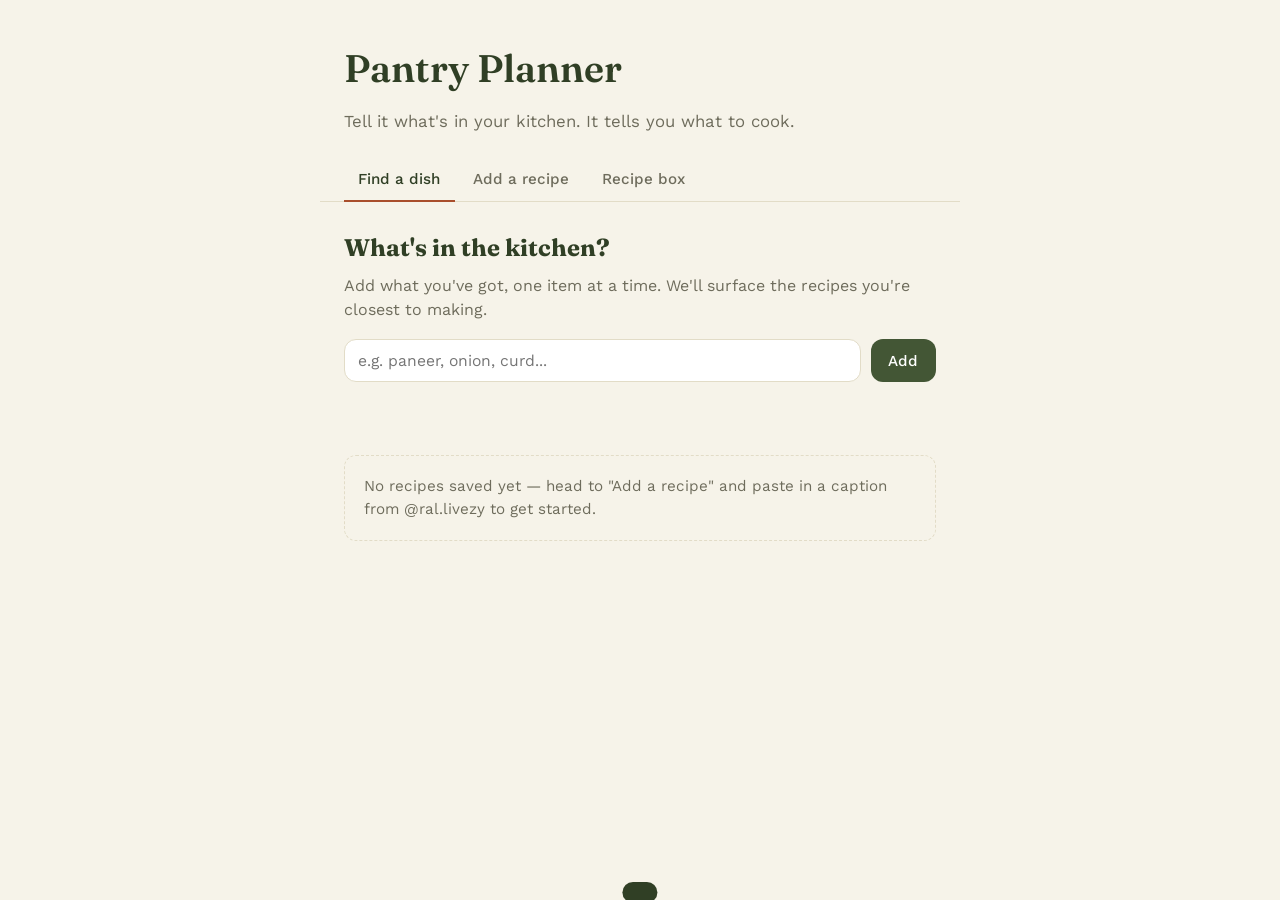
<file: recipes/index.html>
<!DOCTYPE html>
<html lang="en">
<head>
<meta charset="UTF-8">
<meta name="viewport" content="width=device-width, initial-scale=1.0">
<title>Pantry Planner</title>
<link rel="preconnect" href="https://fonts.googleapis.com">
<link rel="preconnect" href="https://fonts.gstatic.com" crossorigin>
<link href="https://fonts.googleapis.com/css2?family=Fraunces:ital,opsz,wght@0,9..144,400;0,9..144,600;1,9..144,500&family=Work+Sans:wght@400;500;600&display=swap" rel="stylesheet">
<link rel="stylesheet" href="style.css">
</head>
<body>

<header class="site-header">
  <h1>Pantry Planner</h1>
  <p class="tagline">Tell it what's in your kitchen. It tells you what to cook.</p>
</header>

<nav class="tabs" role="tablist" aria-label="Sections">
  <button class="tab-btn active" data-tab="plan" role="tab" aria-selected="true">Find a dish</button>
  <button class="tab-btn" data-tab="add" role="tab" aria-selected="false">Add a recipe</button>
  <button class="tab-btn" data-tab="library" role="tab" aria-selected="false">Recipe box</button>
</nav>

<main>

  <!-- PLANNER -->
  <section id="plan" class="tab-panel active">
    <div class="panel-intro">
      <h2>What's in the kitchen?</h2>
      <p>Add what you've got, one item at a time. We'll surface the recipes you're closest to making.</p>
    </div>

    <form id="pantry-form" class="pantry-form">
      <input type="text" id="pantry-input" placeholder="e.g. paneer, onion, curd..." autocomplete="off">
      <button type="submit">Add</button>
    </form>

    <div id="pantry-chips" class="chip-row" aria-live="polite"></div>

    <div id="plan-results" class="results"></div>
  </section>

  <!-- ADD RECIPE -->
  <section id="add" class="tab-panel">
    <div class="panel-intro">
      <h2>Paste a caption</h2>
      <p>Copy a post's description from <strong>@ral.livezy</strong> — first line as the title, a "Recipe By:" credit, and the ingredient list — and drop the whole thing in below.</p>
    </div>

    <label for="caption-input" class="field-label">Instagram caption</label>
    <textarea id="caption-input" rows="10" placeholder="Paste the full post description here..."></textarea>
    <button id="parse-btn" type="button" class="primary-btn">Parse caption</button>

    <form id="review-form" class="review-form hidden">
      <h3>Check it over</h3>
      <p class="hint">Auto-parsing is a best guess — fix anything that landed in the wrong place before saving.</p>

      <label for="f-name">Recipe name</label>
      <input type="text" id="f-name" required>

      <label for="f-credit">Recipe by</label>
      <input type="text" id="f-credit">

      <label for="f-ingredients">Ingredients <span class="hint">(one per line)</span></label>
      <textarea id="f-ingredients" rows="8"></textarea>

      <label for="f-instructions">Method <span class="hint">(optional)</span></label>
      <textarea id="f-instructions" rows="6"></textarea>

      <label for="f-link">Post link <span class="hint">(optional)</span></label>
      <input type="url" id="f-link" placeholder="https://www.instagram.com/p/...">

      <div class="form-actions">
        <button type="submit" class="primary-btn">Save recipe</button>
        <button type="button" id="discard-btn" class="ghost-btn">Discard</button>
      </div>
    </form>
  </section>

  <!-- LIBRARY -->
  <section id="library" class="tab-panel">
    <div class="panel-intro">
      <h2>Recipe box</h2>
      <p><span id="recipe-count">0</span> recipes saved on this device.</p>
    </div>

    <div class="library-actions">
      <input type="search" id="library-search" placeholder="Search saved recipes...">
      <div class="io-actions">
        <button id="export-btn" class="ghost-btn">Export backup</button>
        <label class="ghost-btn file-label">Import backup
          <input type="file" id="import-input" accept="application/json" hidden>
        </label>
      </div>
    </div>

    <div id="library-list" class="library-list"></div>
  </section>

</main>

<div id="toast" class="toast" role="status" aria-live="polite"></div>

<script src="script.js"></script>
</body>
</html>
</file>
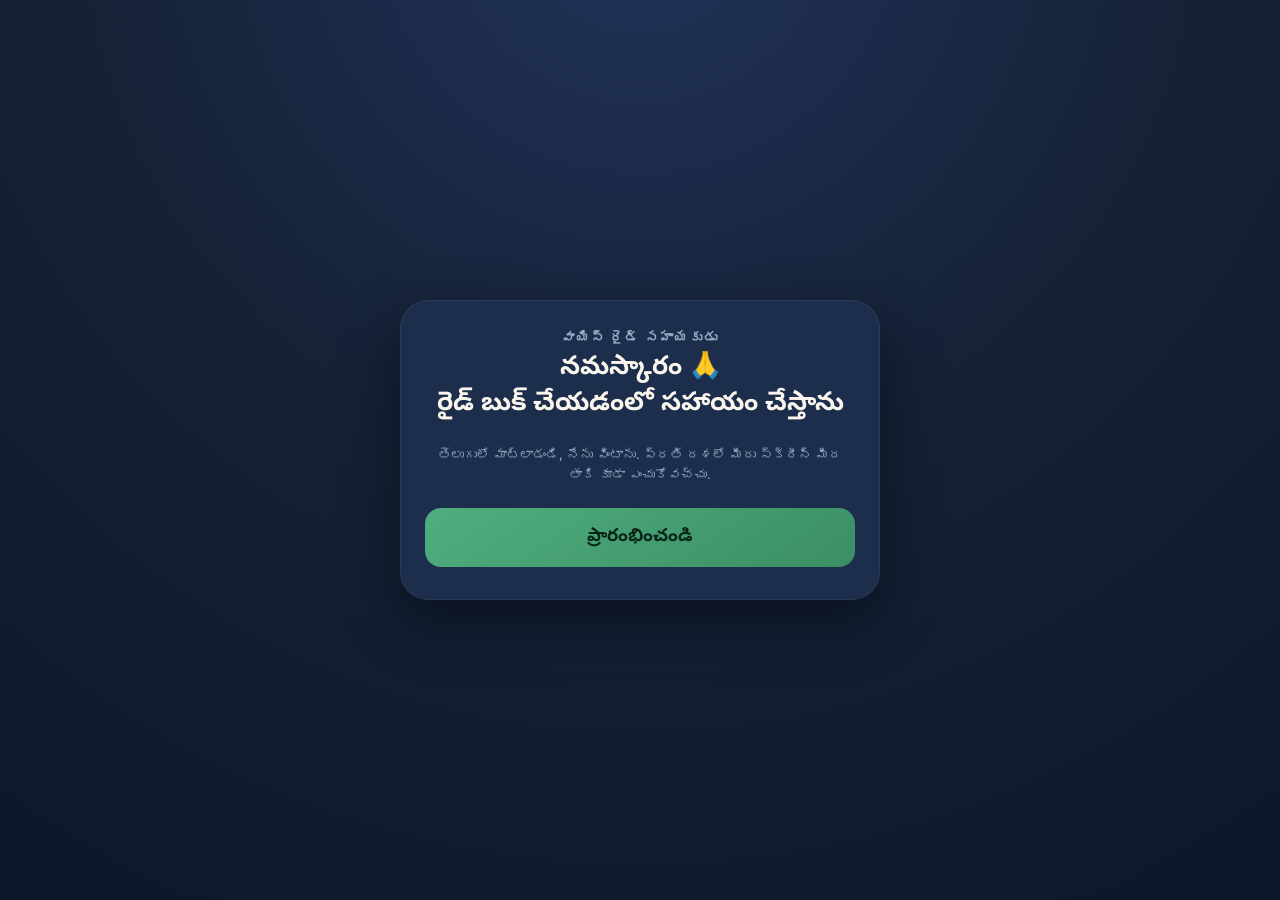
<file: booking.html>
<!DOCTYPE html>
<html lang="te">
<head>
<meta charset="UTF-8">
<meta name="viewport" content="width=device-width, initial-scale=1.0, maximum-scale=1.0, user-scalable=no">
<title>రైడ్ సహాయకుడు</title>
<link rel="preconnect" href="https://fonts.googleapis.com">
<link href="https://fonts.googleapis.com/css2?family=Noto+Sans+Telugu:wght@500;700;900&family=Inter:wght@500;700&display=swap" rel="stylesheet">
<style>
  :root{
    --ink:#FAF6EE;
    --night:#152238;
    --night-deep:#0D1729;
    --panel:#1D2E4C;
    --marigold:#F4A73C;
    --marigold-deep:#D98A1F;
    --leaf:#4FAE7E;
    --rose:#E2645B;
    --muted:#9FB0CC;
    --ring: rgba(244,167,60,0.35);
  }
  *{box-sizing:border-box;}
  html,body{margin:0;padding:0;height:100%;}
  body{
    background: radial-gradient(circle at 50% -10%, #22335A 0%, var(--night) 45%, var(--night-deep) 100%);
    font-family:'Noto Sans Telugu','Inter',sans-serif;
    color:var(--ink);
    min-height:100vh;
    display:flex;
    align-items:center;
    justify-content:center;
    padding:20px;
  }
  .card{
    width:100%;
    max-width:480px;
    background:var(--panel);
    border-radius:28px;
    padding:28px 24px 32px;
    box-shadow: 0 20px 60px rgba(0,0,0,0.45);
    border:1px solid rgba(255,255,255,0.06);
    position:relative;
    overflow:hidden;
  }
  .dots{display:flex;gap:8px;justify-content:center;margin-bottom:22px;}
  .dot{width:9px;height:9px;border-radius:50%;background:rgba(255,255,255,0.15);transition:all .3s;}
  .dot.done{background:var(--leaf);}
  .dot.active{background:var(--marigold);width:22px;border-radius:6px;}

  .eyebrow{font-family:'Inter',sans-serif;font-size:13px;letter-spacing:.14em;text-transform:uppercase;color:var(--muted);text-align:center;margin-bottom:6px;font-weight:700;}
  h1{font-size:26px;line-height:1.4;text-align:center;margin:0 0 22px;font-weight:700;}

  .mic-wrap{display:flex;flex-direction:column;align-items:center;margin:8px 0 22px;}
  .mic{
    width:104px;height:104px;border-radius:50%;
    background:linear-gradient(145deg,var(--marigold),var(--marigold-deep));
    border:none; color:var(--night-deep);
    display:flex;align-items:center;justify-content:center;
    cursor:pointer; box-shadow:0 10px 30px rgba(244,167,60,0.35);
    transition:transform .15s;
  }
  .mic:active{transform:scale(0.94);}
  .mic.listening{ animation:pulse 1.1s infinite; background:linear-gradient(145deg,var(--rose),#B93B33); box-shadow:0 10px 30px rgba(226,101,91,0.4);}
  @keyframes pulse{
    0%{box-shadow:0 0 0 0 var(--ring);}
    70%{box-shadow:0 0 0 22px rgba(244,167,60,0);}
    100%{box-shadow:0 0 0 0 rgba(244,167,60,0);}
  }
  .mic-label{margin-top:10px;font-size:14px;color:var(--muted);font-family:'Inter',sans-serif;font-weight:500;}

  .heard{
    background:rgba(255,255,255,0.05);
    border:1.5px dashed rgba(255,255,255,0.15);
    border-radius:16px; padding:14px 16px; margin:0 0 16px;
    font-size:18px; min-height:26px; text-align:center;
  }
  .heard.empty{color:var(--muted); font-size:15px; font-family:'Inter',sans-serif;}

  input[type=text]{
    width:100%; font-family:'Noto Sans Telugu','Inter',sans-serif;
    font-size:18px; padding:14px 16px; border-radius:14px; border:1.5px solid rgba(255,255,255,0.15);
    background:rgba(255,255,255,0.06); color:var(--ink); margin-bottom:14px;
  }
  input[type=text]:focus{outline:none; border-color:var(--marigold);}

  .grid{display:grid; gap:12px;}
  .grid.cols2{grid-template-columns:1fr 1fr;}
  .grid.cols3{grid-template-columns:1fr 1fr 1fr;}

  button.opt{
    font-family:'Noto Sans Telugu','Inter',sans-serif;
    font-size:17px; font-weight:700; padding:16px 10px; border-radius:16px; border:1.5px solid rgba(255,255,255,0.12);
    background:rgba(255,255,255,0.04); color:var(--ink); cursor:pointer; transition:all .15s;
  }
  button.opt:active{transform:scale(0.96);}
  button.opt.selected{background:rgba(244,167,60,0.16); border-color:var(--marigold); color:var(--marigold);}

  .primary{
    width:100%; padding:17px; border-radius:16px; border:none; margin-top:6px;
    background:linear-gradient(145deg,var(--leaf),#3B8E64); color:#08251A;
    font-size:18px; font-weight:700; font-family:'Noto Sans Telugu','Inter',sans-serif; cursor:pointer;
  }
  .primary:active{transform:scale(0.98);}
  .secondary{
    width:100%; padding:14px; border-radius:16px; margin-top:10px; cursor:pointer;
    background:transparent; border:1.5px solid rgba(255,255,255,0.15); color:var(--muted);
    font-size:15px; font-family:'Noto Sans Telugu','Inter',sans-serif; font-weight:500;
  }

  .summary-row{display:flex; justify-content:space-between; gap:12px; padding:12px 0; border-bottom:1px solid rgba(255,255,255,0.08); font-size:16px;}
  .summary-row:last-child{border-bottom:none;}
  .summary-label{color:var(--muted); font-family:'Inter',sans-serif; font-size:13px; text-transform:uppercase; letter-spacing:.08em; align-self:center;}
  .summary-value{font-weight:700; text-align:right; max-width:65%;}

  .note{font-size:13px; color:var(--muted); font-family:'Inter',sans-serif; text-align:center; margin-top:14px; line-height:1.5;}
  .copied-flag{
    display:none; background:rgba(79,174,126,0.15); border:1px solid var(--leaf); color:var(--leaf);
    border-radius:12px; padding:10px 14px; font-size:14px; text-align:center; margin-top:12px; font-weight:700;
  }
  .warn{
    background:rgba(226,101,91,0.12); border:1px solid var(--rose); color:#F2A19B;
    border-radius:12px; padding:10px 14px; font-size:14px; text-align:center; margin-bottom:14px;
  }
  .app-badge{width:40px;height:40px;border-radius:12px;display:inline-flex;align-items:center;justify-content:center;font-weight:900;font-size:15px;margin-bottom:8px;}
</style>
</head>
<body>
<div class="card" id="card"></div>

<script>
const APPS = {
  ola:    { name:"Ola",    telugu:"ఓలా",    pkg:"com.olacabs.customer", scheme:"olacabs://", play:"https://play.google.com/store/apps/details?id=com.olacabs.customer", color:"#F4CD00" },
  rapido: { name:"Rapido", telugu:"రాపిడో", pkg:"com.rapido.passenger", scheme:"rapido://",  play:"https://play.google.com/store/apps/details?id=com.rapido.passenger", color:"#FDD017" },
  uber:   { name:"Uber",   telugu:"ఉబర్",   pkg:"com.ubercab",          scheme:"uber://",     play:"https://play.google.com/store/apps/details?id=com.ubercab", color:"#FFFFFF" }
};

// Visakhapatnam (Vizag) city bounding box — all searches are restricted to this area
const VIZAG = { minLat: 17.55, maxLat: 17.95, minLon: 83.00, maxLon: 83.40 };

let state = {
  step: "intro",
  app: null,
  destText: "", destPlace: null, destCandidates: [],
  pickupText: "", pickupPlace: null, pickupCandidates: [],
  currentCoords: null
};

const card = document.getElementById('card');
const hasSpeechRecog = ('webkitSpeechRecognition' in window) || ('SpeechRecognition' in window);
let recognition = null;
if (hasSpeechRecog) {
  const SR = window.SpeechRecognition || window.webkitSpeechRecognition;
  recognition = new SR();
  recognition.lang = 'te-IN';
  recognition.interimResults = false;
  recognition.maxAlternatives = 5;
}

function speak(text){
  try{
    window.speechSynthesis.cancel();
    const u = new SpeechSynthesisUtterance(text);
    u.lang = 'te-IN';
    u.rate = 0.92;
    window.speechSynthesis.speak(u);
  }catch(e){}
}

function listenOnce(onResult, onDone){
  if(!recognition){ onDone && onDone(); return; }
  const micBtn = document.getElementById('micBtn');
  try{
    recognition.start();
    micBtn && micBtn.classList.add('listening');
  }catch(e){ onDone && onDone(); return; }
  recognition.onresult = (event)=>{
    const alts = [];
    const result = event.results[0];
    for(let i=0; i<result.length; i++){
      const t = result[i].transcript.trim();
      if(t && !alts.includes(t)) alts.push(t);
    }
    onResult(alts[0], alts);
  };
  recognition.onerror = ()=>{ micBtn && micBtn.classList.remove('listening'); onDone && onDone(); };
  recognition.onend = ()=>{ micBtn && micBtn.classList.remove('listening'); onDone && onDone(); };
}

function withinVizag(lat, lon){
  return lat >= VIZAG.minLat && lat <= VIZAG.maxLat && lon >= VIZAG.minLon && lon <= VIZAG.maxLon;
}

// Returns an array of candidate matches, restricted to Vizag city, closest to farthest from center.
async function geocodeMulti(query){
  if(!query) return [];
  const viewbox = `${VIZAG.minLon},${VIZAG.maxLat},${VIZAG.maxLon},${VIZAG.minLat}`;
  const biasedQuery = /vizag|visakhapatnam|విశాఖ/i.test(query) ? query : `${query}, Visakhapatnam`;
  try{
    const url = `https://nominatim.openstreetmap.org/search?format=json&countrycodes=in&limit=6&bounded=1&viewbox=${viewbox}&q=${encodeURIComponent(biasedQuery)}`;
    const res = await fetch(url, { headers: { 'Accept-Language':'te,en' } });
    const data = await res.json();
    if(!data) return [];
    return data
      .map(d => ({ label: d.display_name, lat: parseFloat(d.lat), lon: parseFloat(d.lon) }))
      .filter(d => withinVizag(d.lat, d.lon));
  }catch(e){ return []; }
}

function getCurrentLocation(){
  return new Promise((resolve)=>{
    if(!navigator.geolocation){ resolve(null); return; }
    navigator.geolocation.getCurrentPosition(
      (pos)=> resolve({ lat: pos.coords.latitude, lon: pos.coords.longitude }),
      ()=> resolve(null),
      { timeout: 6000 }
    );
  });
}

function distKm(a,b){
  const R=6371, dLat=(b.lat-a.lat)*Math.PI/180, dLon=(b.lon-a.lon)*Math.PI/180;
  const x = Math.sin(dLat/2)**2 + Math.cos(a.lat*Math.PI/180)*Math.cos(b.lat*Math.PI/180)*Math.sin(dLon/2)**2;
  return R*2*Math.atan2(Math.sqrt(x),Math.sqrt(1-x));
}

function progressDots(activeIdx){
  const steps = ['app','destination','pickup','summary'];
  return `<div class="dots">${steps.map((s,i)=>{
    const cls = i<activeIdx?'done':(i===activeIdx?'active':'');
    return `<div class="dot ${cls}"></div>`;
  }).join('')}</div>`;
}

function openApp(appKey, addressToCopy){
  const app = APPS[appKey];
  if(addressToCopy){
    try{ navigator.clipboard.writeText(addressToCopy); }catch(e){}
  }
  const isAndroid = /Android/i.test(navigator.userAgent);
  if(isAndroid){
    const intentUrl = `intent://open#Intent;package=${app.pkg};S.browser_fallback_url=${encodeURIComponent(app.play)};end`;
    window.location.href = intentUrl;
  } else {
    window.location.href = app.scheme;
    setTimeout(()=>{ window.location.href = app.play; }, 1200);
  }
}

function render(){
  window.speechSynthesis && window.speechSynthesis.cancel();
  if(recognition){ recognition.onresult=null; recognition.onerror=null; recognition.onend=null; }

  if(state.step === 'intro'){
    card.innerHTML = `
      <div class="eyebrow">వాయిస్ రైడ్ సహాయకుడు</div>
      <h1>నమస్కారం 🙏<br>రైడ్ బుక్ చేయడంలో సహాయం చేస్తాను</h1>
      <p class="note" style="margin-bottom:18px;">తెలుగులో మాట్లాడండి, నేను వింటాను. ప్రతి దశలో మీరు స్క్రీన్ మీద తాకి కూడా ఎంచుకోవచ్చు.</p>
      <button class="primary" onclick="startFlow()">ప్రారంభించండి</button>
      ${!hasSpeechRecog ? '<div class="warn" style="margin-top:14px;">ఈ బ్రౌజర్‌లో వాయిస్ వినికిడి లేదు — టైప్ చేసి కొనసాగించవచ్చు.</div>' : ''}
    `;
    return;
  }

  if(state.step === 'app'){
    card.innerHTML = `
      ${progressDots(0)}
      <div class="mic-wrap">
        <button class="mic" id="micBtn" onclick="askApp()">
          <svg width="38" height="38" viewBox="0 0 24 24" fill="none"><path d="M12 15a3 3 0 003-3V6a3 3 0 10-6 0v6a3 3 0 003 3z" fill="#0D1729"/><path d="M19 11a7 7 0 01-14 0M12 18v3" stroke="#0D1729" stroke-width="2" stroke-linecap="round"/></svg>
        </button>
        <div class="mic-label">మైక్ నొక్కి మాట్లాడండి</div>
      </div>
      <h1 style="font-size:22px;">ఏ యాప్‌లో బుక్ చేయాలి?</h1>
      <div class="grid cols3">
        <button class="opt" onclick="chooseApp('ola')">ఓలా</button>
        <button class="opt" onclick="chooseApp('rapido')">రాపిడో</button>
        <button class="opt" onclick="chooseApp('uber')">ఉబర్</button>
      </div>
    `;
    speak("ఏ యాప్‌లో బుక్ చేయాలి? ఓలా, రాపిడో లేదా ఉబర్?");
    return;
  }

  if(state.step === 'destination'){
    card.innerHTML = `
      ${progressDots(1)}
      <div class="mic-wrap">
        <button class="mic" id="micBtn" onclick="askDestination()">
          <svg width="38" height="38" viewBox="0 0 24 24" fill="none"><path d="M12 15a3 3 0 003-3V6a3 3 0 10-6 0v6a3 3 0 003 3z" fill="#0D1729"/><path d="M19 11a7 7 0 01-14 0M12 18v3" stroke="#0D1729" stroke-width="2" stroke-linecap="round"/></svg>
        </button>
        <div class="mic-label">మైక్ నొక్కి చెప్పండి</div>
      </div>
      <h1 style="font-size:22px;">ఎక్కడికి వెళ్లాలి?</h1>
      <div class="heard empty" id="heardBox">ఇక్కడ మీరు చెప్పింది కనిపిస్తుంది</div>
      <div class="grid cols2" id="altChips" style="margin-bottom:14px;"></div>
      <input type="text" id="destInput" placeholder="లేదా ఇక్కడ టైప్ చేయండి" value="">
      <button class="primary" onclick="confirmDestSearch()">వెతకండి</button>
      <div class="note">అన్వేషణ విశాఖపట్నం నగరానికి మాత్రమే పరిమితం చేయబడింది</div>
    `;
    speak("ఎక్కడికి వెళ్లాలి?");
    return;
  }

  if(state.step === 'selectDest'){
    card.innerHTML = `
      ${progressDots(1)}
      <h1 style="font-size:21px;">విశాఖపట్నంలో ఇలాంటి పేర్లు కనబడ్డాయి — ఏది?</h1>
      <div class="grid" style="gap:10px;">
        ${state.destCandidates.map((c,i)=>`<button class="opt" style="text-align:left;" onclick="selectDestCandidate(${i})">${c.label}</button>`).join('')}
      </div>
      <button class="secondary" onclick="state.step='destination'; render();">వెనక్కి, మళ్ళీ చెప్పాలి</button>
    `;
    speak("విశాఖపట్నంలో ఇలాంటి పేర్లు గల చోట్లు కనిపించాయి, సరైనది ఏదో ఎంచుకోండి.");
    return;
  }

  if(state.step === 'selectPickup'){
    card.innerHTML = `
      ${progressDots(2)}
      <h1 style="font-size:21px;">విశాఖపట్నంలో ఇలాంటి పేర్లు కనబడ్డాయి — ఏది?</h1>
      <div class="grid" style="gap:10px;">
        ${state.pickupCandidates.map((c,i)=>`<button class="opt" style="text-align:left;" onclick="selectPickupCandidate(${i})">${c.label}</button>`).join('')}
      </div>
      <button class="secondary" onclick="state.step='pickup'; render();">వెనక్కి, మళ్ళీ చెప్పాలి</button>
    `;
    speak("విశాఖపట్నంలో ఇలాంటి పేర్లు గల చోట్లు కనిపించాయి, సరైనది ఏదో ఎంచుకోండి.");
    return;
  }

  if(state.step === 'confirmDestination'){
    card.innerHTML = `
      ${progressDots(1)}
      <h1 style="font-size:21px;">ఇదేనా మీ గమ్యస్థానం?</h1>
      <div class="heard">${state.destPlace.label}</div>
      <button class="primary" onclick="acceptDestination()">✓ అవును, సరైనదే</button>
      <button class="secondary" onclick="state.step='destination'; render();">✗ కాదు, మళ్ళీ చెప్పాలి</button>
    `;
    speak(`మీరు చెప్పిన స్థలం: ${state.destPlace.label}. ఇది సరైనదేనా?`);
    return;
  }

  if(state.step === 'pickup'){
    card.innerHTML = `
      ${progressDots(2)}
      <h1 style="font-size:22px;">ఎక్కడ నుండి బయలుదేరాలి?</h1>
      <div class="grid cols2" style="margin-bottom:14px;">
        <button class="opt" onclick="useCurrentLocation()">📍 ప్రస్తుత ప్రదేశం</button>
        <button class="opt" id="micBtn" onclick="askPickup()">🎤 మాట్లాడండి</button>
      </div>
      <div class="heard empty" id="heardBox">ఇక్కడ మీరు చెప్పింది కనిపిస్తుంది</div>
      <div class="grid cols2" id="altChips" style="margin-bottom:14px;"></div>
      <input type="text" id="pickupInput" placeholder="లేదా ఇక్కడ టైప్ చేయండి">
      <button class="primary" onclick="confirmPickupSearch()">వెతకండి</button>
      <div class="note">అన్వేషణ విశాఖపట్నం నగరానికి మాత్రమే పరిమితం చేయబడింది</div>
    `;
    speak("ఎక్కడ నుండి బయలుదేరాలి? ప్రస్తుత ప్రదేశం అయితే ఆ బటన్ నొక్కండి.");
    return;
  }

  if(state.step === 'confirmPickup'){
    const far = state.currentCoords && state.pickupPlace && distKm(state.currentCoords, state.pickupPlace) > 3;
    card.innerHTML = `
      ${progressDots(2)}
      <h1 style="font-size:21px;">ఇదేనా బయలుదేరే స్థలం?</h1>
      <div class="heard">${state.pickupPlace.label}</div>
      ${far ? '<div class="warn">ఇది మీ ప్రస్తుత ప్రదేశం నుండి కొంచెం దూరంగా ఉంది.</div>' : ''}
      <button class="primary" onclick="acceptPickup()">✓ అవును, సరైనదే</button>
      <button class="secondary" onclick="state.step='pickup'; render();">✗ కాదు, మళ్ళీ చెప్పాలి</button>
    `;
    speak(`బయలుదేరే స్థలం: ${state.pickupPlace.label}. ఇది సరైనదేనా?`);
    return;
  }

  if(state.step === 'summary'){
    const app = APPS[state.app];
    card.innerHTML = `
      ${progressDots(3)}
      <h1 style="font-size:22px;">సిద్ధంగా ఉంది ✓</h1>
      <div class="summary-row"><span class="summary-label">యాప్</span><span class="summary-value">${app.telugu} (${app.name})</span></div>
      <div class="summary-row"><span class="summary-label">ఎక్కడి నుండి</span><span class="summary-value">${state.pickupPlace.label}</span></div>
      <div class="summary-row"><span class="summary-label">ఎక్కడికి</span><span class="summary-value">${state.destPlace.label}</span></div>
      <button class="primary" onclick="launchApp()">${app.name} తెరవండి</button>
      <div class="copied-flag" id="copiedFlag">అడ్రస్ కాపీ చేయబడింది — యాప్ తెరిచాక వెతుకు బాక్స్‌లో అతికించండి (paste)</div>
      <button class="secondary" onclick="resetFlow()">కొత్తగా మొదలుపెట్టండి</button>
      <div class="note">${app.name} స్వయంగా అడ్రస్ నింపకపోతే, కాపీ చేసిన అడ్రస్‌ను వెతుకు బాక్స్‌లో అతికించి (paste/long-press) ఎంచుకోండి.</div>
    `;
    speak(`సిద్ధం. ${app.telugu} తెరవడానికి పచ్చ బటన్ నొక్కండి.`);
    return;
  }
}

async function startFlow(){
  state.currentCoords = await getCurrentLocation();
  state.step = 'app';
  render();
}

function chooseApp(key){
  state.app = key;
  state.step = 'destination';
  render();
}

function askApp(){
  listenOnce((text)=>{
    const t = text.toLowerCase();
    if(t.includes('ఓలా')||t.includes('ola')) chooseApp('ola');
    else if(t.includes('రాపిడో')||t.includes('rapido')) chooseApp('rapido');
    else if(t.includes('ఉబర్')||t.includes('uber')) chooseApp('uber');
    else { speak("అర్థం కాలేదు, దయచేసి బటన్ నొక్కండి."); }
  });
}

function renderAltChips(alts, targetInputId){
  const box = document.getElementById('altChips');
  if(!box || !alts || alts.length < 2){ if(box) box.innerHTML=''; return; }
  box.innerHTML = alts.slice(0,4).map(a =>
    `<button class="opt" onclick="document.getElementById('${targetInputId}').value=${JSON.stringify(a)}; document.getElementById('heardBox').textContent=${JSON.stringify(a)};">${a}</button>`
  ).join('');
}

function askDestination(){
  listenOnce((text, alts)=>{
    state.destText = text;
    document.getElementById('heardBox').textContent = text;
    document.getElementById('heardBox').classList.remove('empty');
    document.getElementById('destInput').value = text;
    renderAltChips(alts, 'destInput');
  });
}

async function confirmDestSearch(){
  const val = document.getElementById('destInput').value.trim();
  if(!val){ speak("దయచేసి గమ్యస్థానం చెప్పండి లేదా టైప్ చేయండి."); return; }
  state.destText = val;
  const candidates = await geocodeMulti(val);
  if(candidates.length === 0){
    speak("విశాఖపట్నంలో ఈ పేరుతో స్థలం కనబడలేదు, దయచేసి వేరే విధంగా చెప్పండి లేదా టైప్ చేయండి.");
  } else if(candidates.length === 1){
    state.destPlace = candidates[0];
    state.step = 'confirmDestination';
    render();
  } else {
    state.destCandidates = candidates;
    state.step = 'selectDest';
    render();
  }
}

function selectDestCandidate(i){
  state.destPlace = state.destCandidates[i];
  state.step = 'confirmDestination';
  render();
}

function acceptDestination(){
  state.step = 'pickup';
  render();
}

async function useCurrentLocation(){
  if(!state.currentCoords){ state.currentCoords = await getCurrentLocation(); }
  if(!state.currentCoords){ speak("ప్రస్తుత ప్రదేశం తెలియడం లేదు, దయచేసి లొకేషన్ అనుమతి ఇవ్వండి."); return; }
  try{
    const res = await fetch(`https://nominatim.openstreetmap.org/reverse?format=json&lat=${state.currentCoords.lat}&lon=${state.currentCoords.lon}`, { headers:{'Accept-Language':'te,en'} });
    const data = await res.json();
    state.pickupPlace = { label: data.display_name || "ప్రస్తుత ప్రదేశం", lat: state.currentCoords.lat, lon: state.currentCoords.lon };
  }catch(e){
    state.pickupPlace = { label: "ప్రస్తుత ప్రదేశం", lat: state.currentCoords.lat, lon: state.currentCoords.lon };
  }
  state.step = 'confirmPickup';
  render();
}

function askPickup(){
  listenOnce((text, alts)=>{
    state.pickupText = text;
    document.getElementById('heardBox').textContent = text;
    document.getElementById('heardBox').classList.remove('empty');
    document.getElementById('pickupInput').value = text;
    renderAltChips(alts, 'pickupInput');
  });
}

async function confirmPickupSearch(){
  const val = document.getElementById('pickupInput').value.trim();
  if(!val){ speak("దయచేసి బయలుదేరే స్థలం చెప్పండి లేదా టైప్ చేయండి."); return; }
  state.pickupText = val;
  const candidates = await geocodeMulti(val);
  if(candidates.length === 0){
    speak("విశాఖపట్నంలో ఈ పేరుతో స్థలం కనబడలేదు, దయచేసి వేరే విధంగా చెప్పండి లేదా టైప్ చేయండి.");
  } else if(candidates.length === 1){
    state.pickupPlace = candidates[0];
    state.step = 'confirmPickup';
    render();
  } else {
    state.pickupCandidates = candidates;
    state.step = 'selectPickup';
    render();
  }
}

function selectPickupCandidate(i){
  state.pickupPlace = state.pickupCandidates[i];
  state.step = 'confirmPickup';
  render();
}

function acceptPickup(){
  state.step = 'summary';
  render();
}

function launchApp(){
  document.getElementById('copiedFlag').style.display = 'block';
  openApp(state.app, state.destPlace.label);
}

function resetFlow(){
  state = { step:'intro', app:null, destText:'', destPlace:null, destCandidates:[], pickupText:'', pickupPlace:null, pickupCandidates:[], currentCoords: state.currentCoords };
  render();
}

render();
</script>
</body>
</html>
</file>
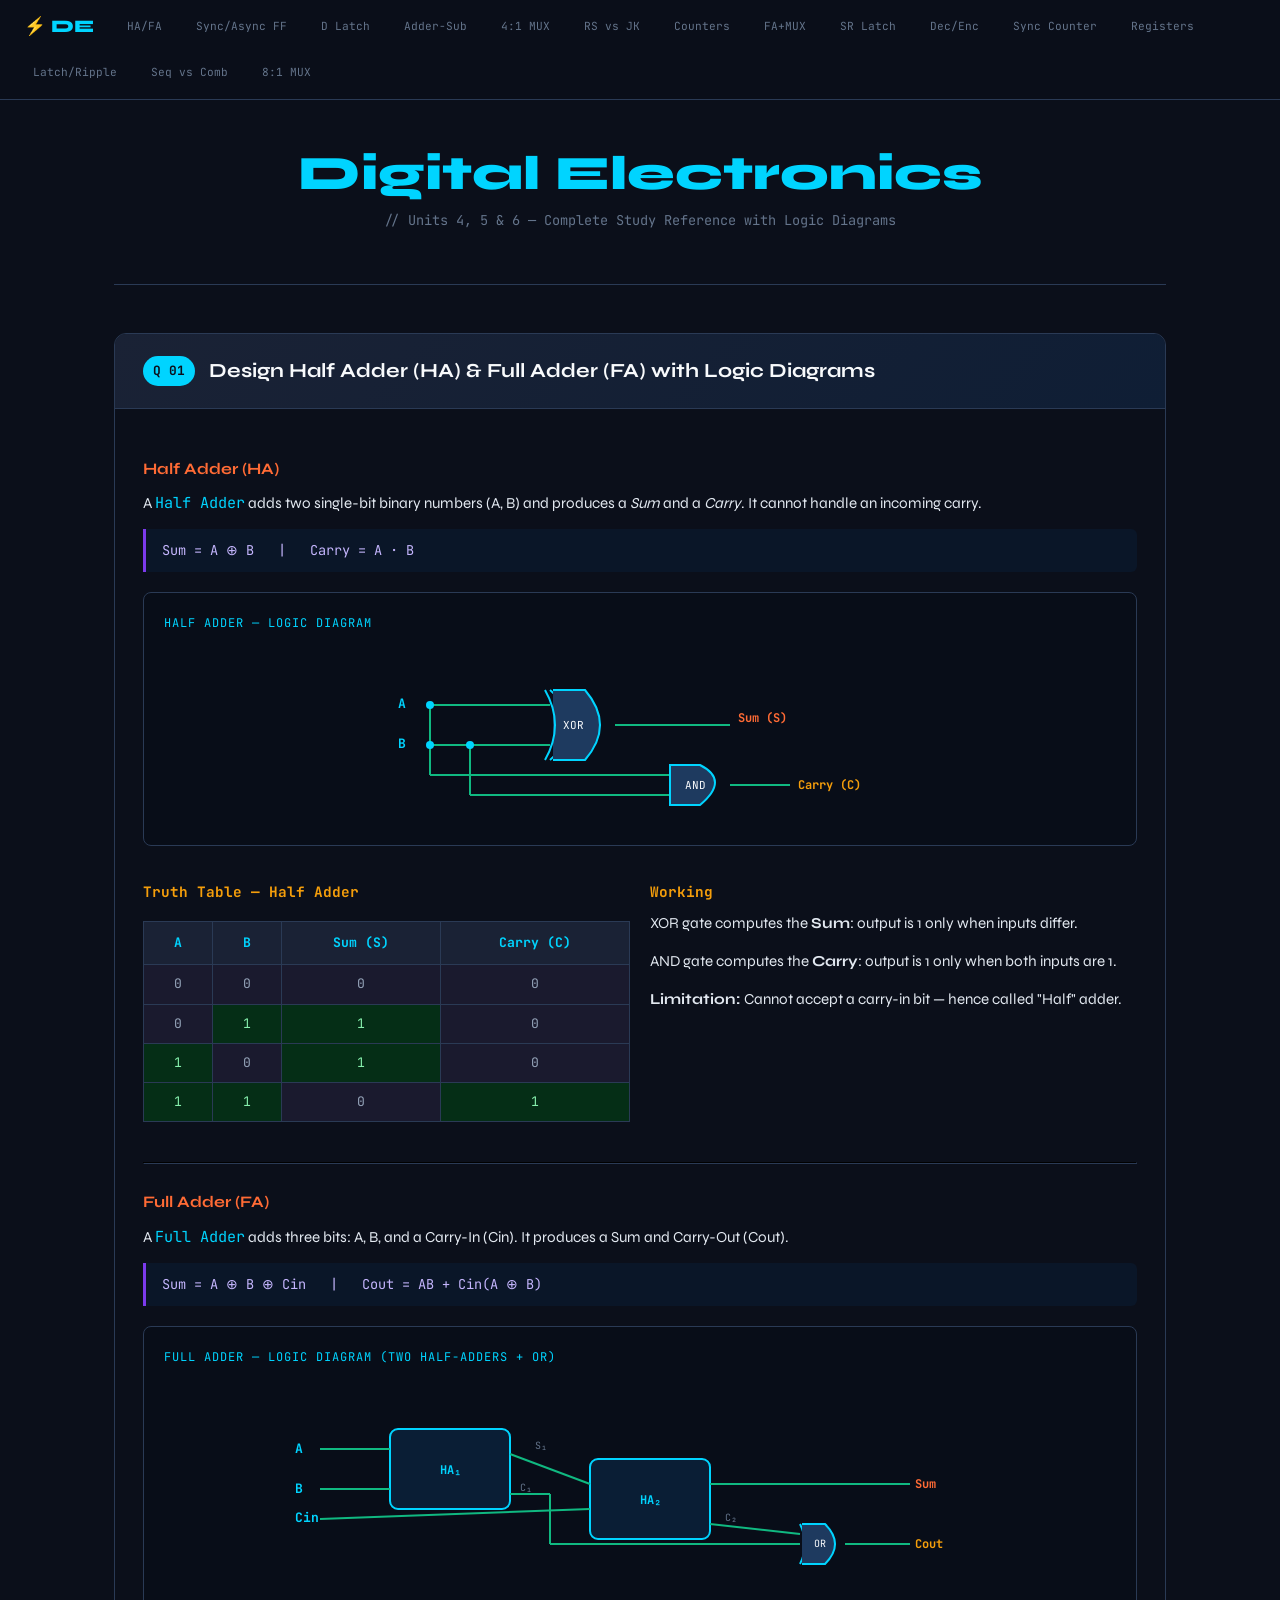
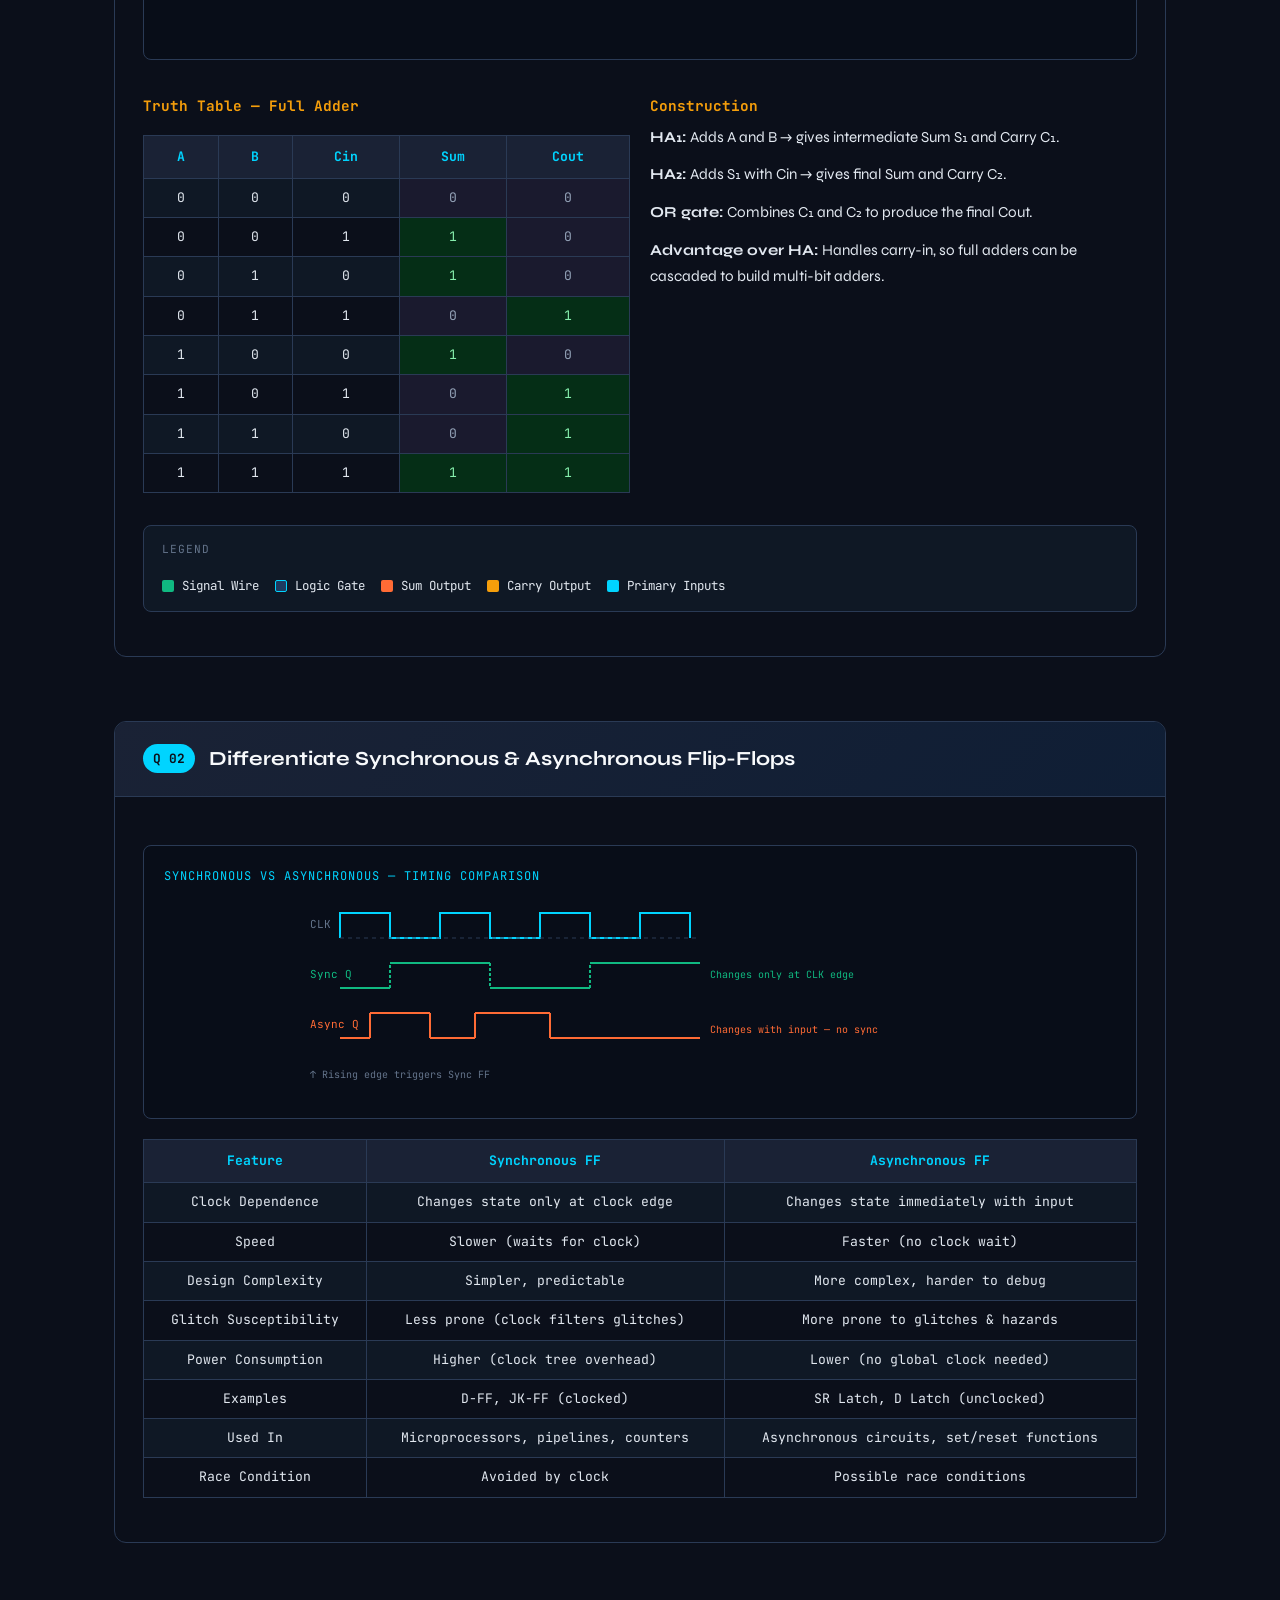
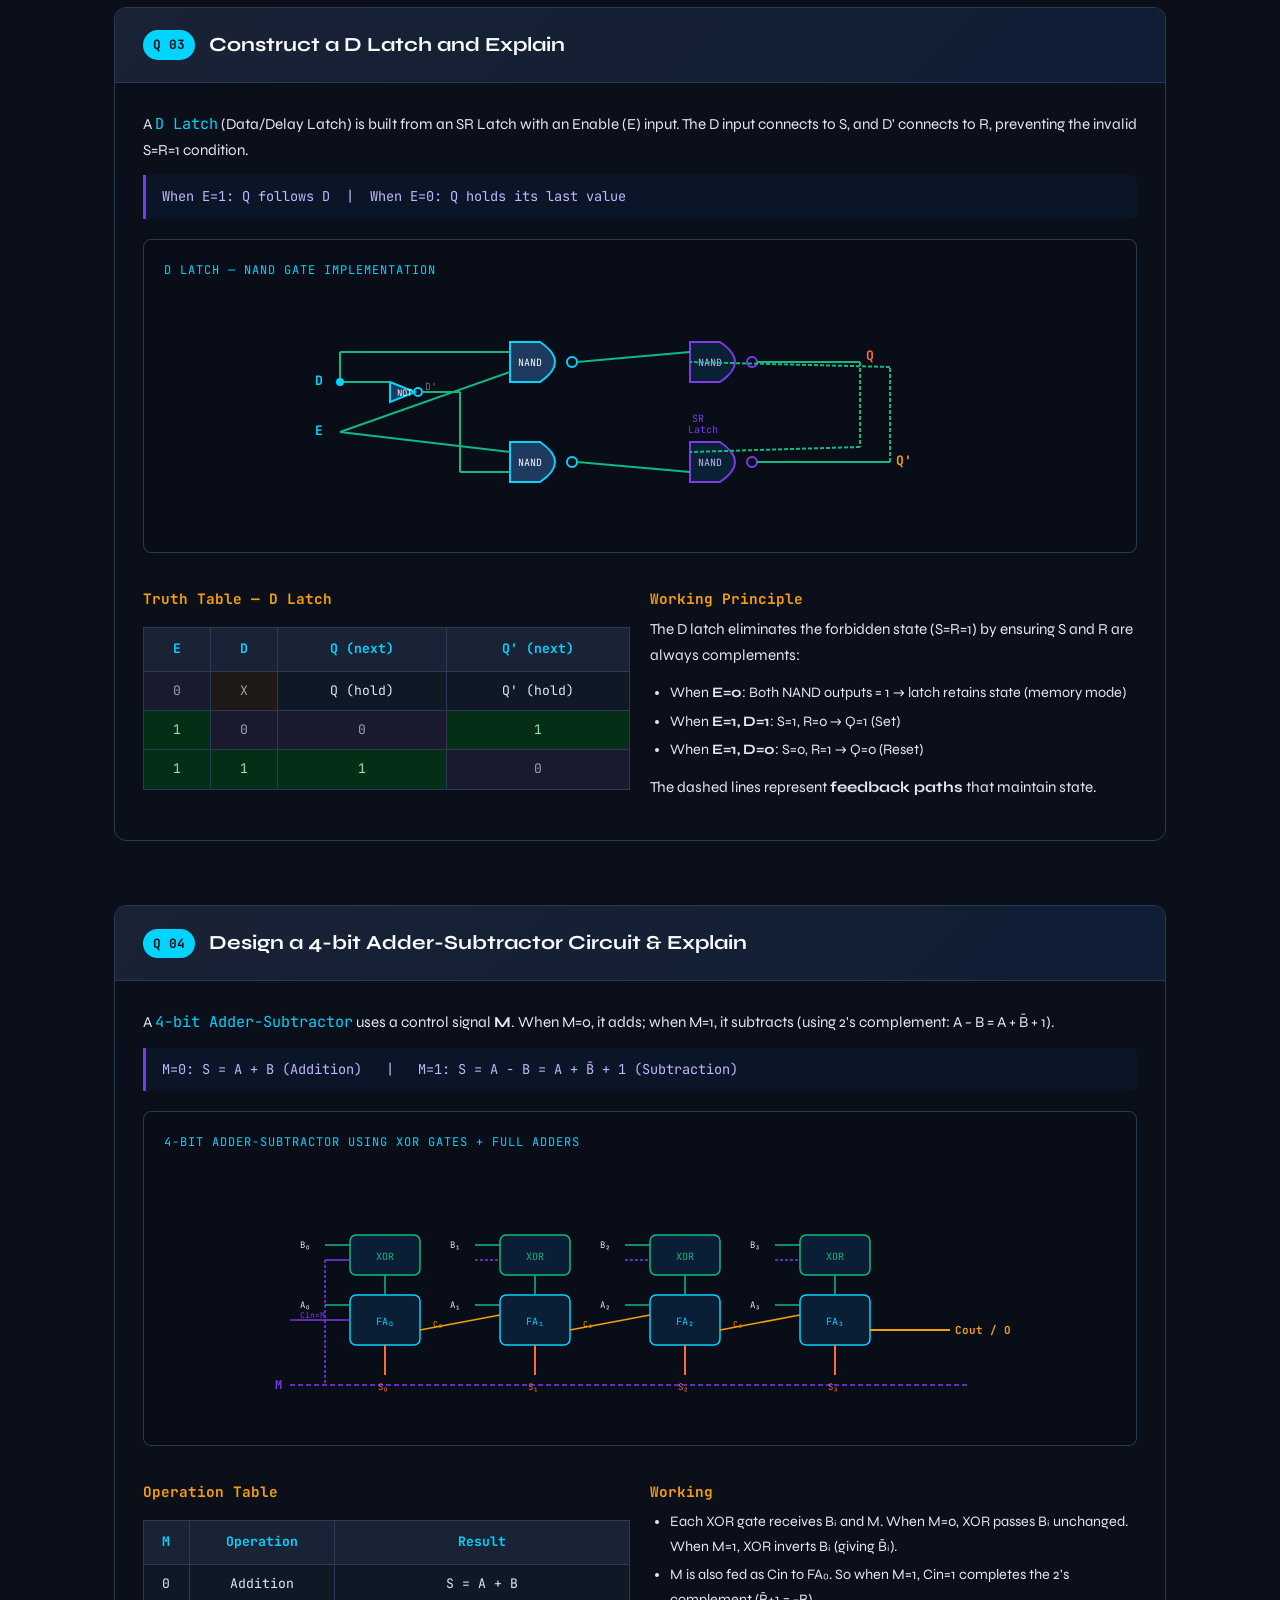
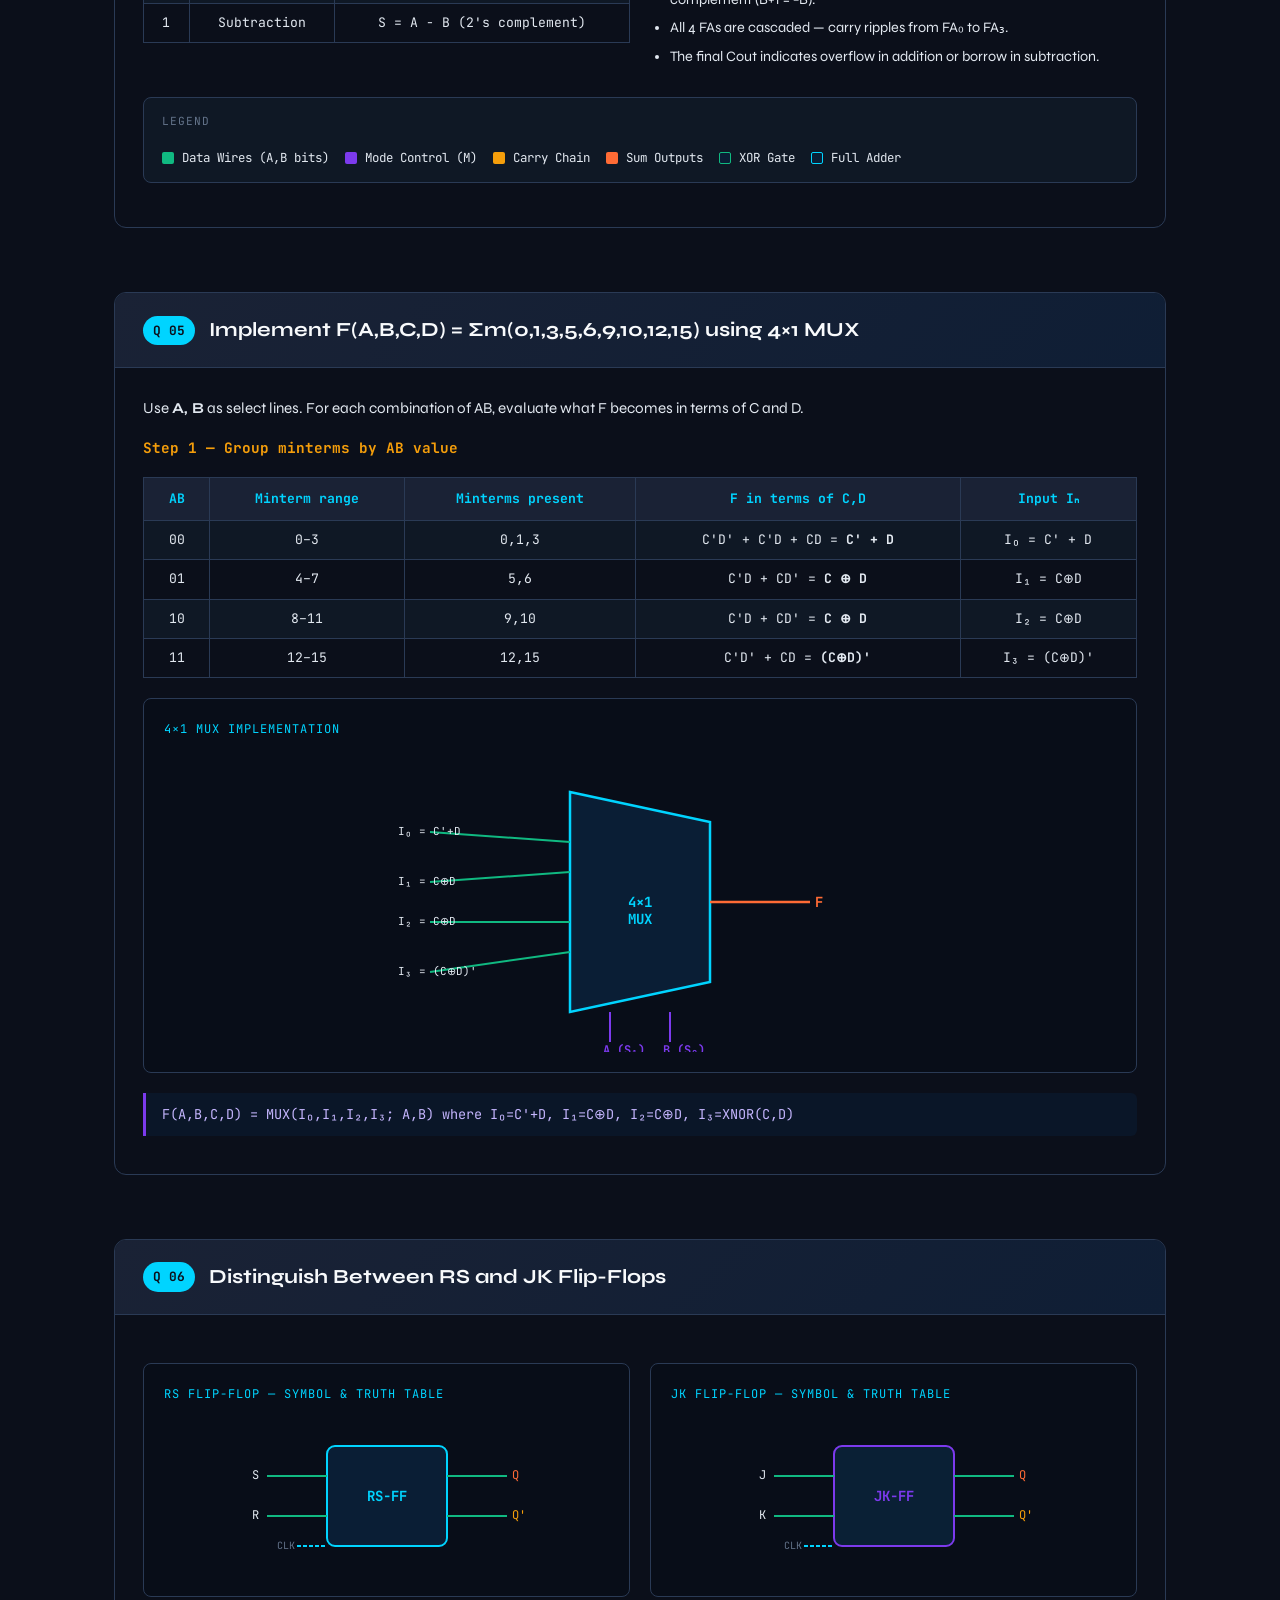
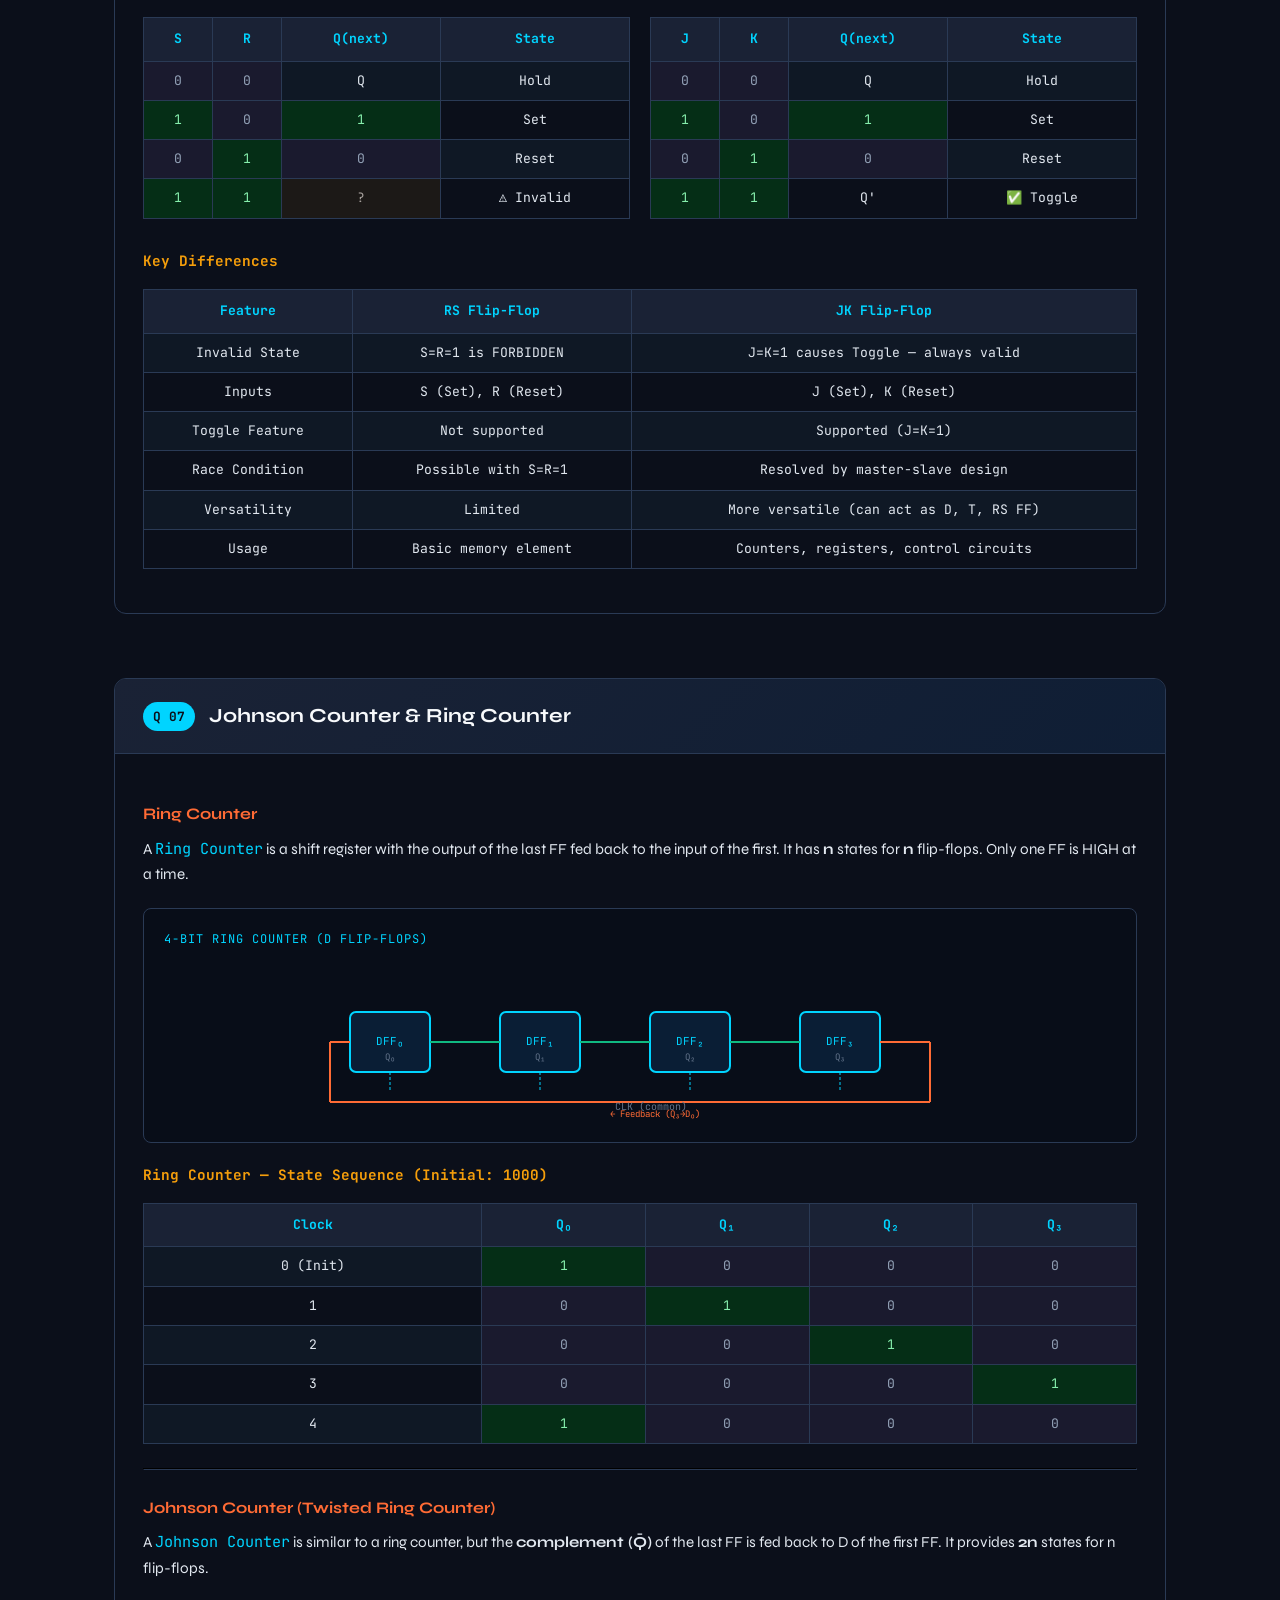
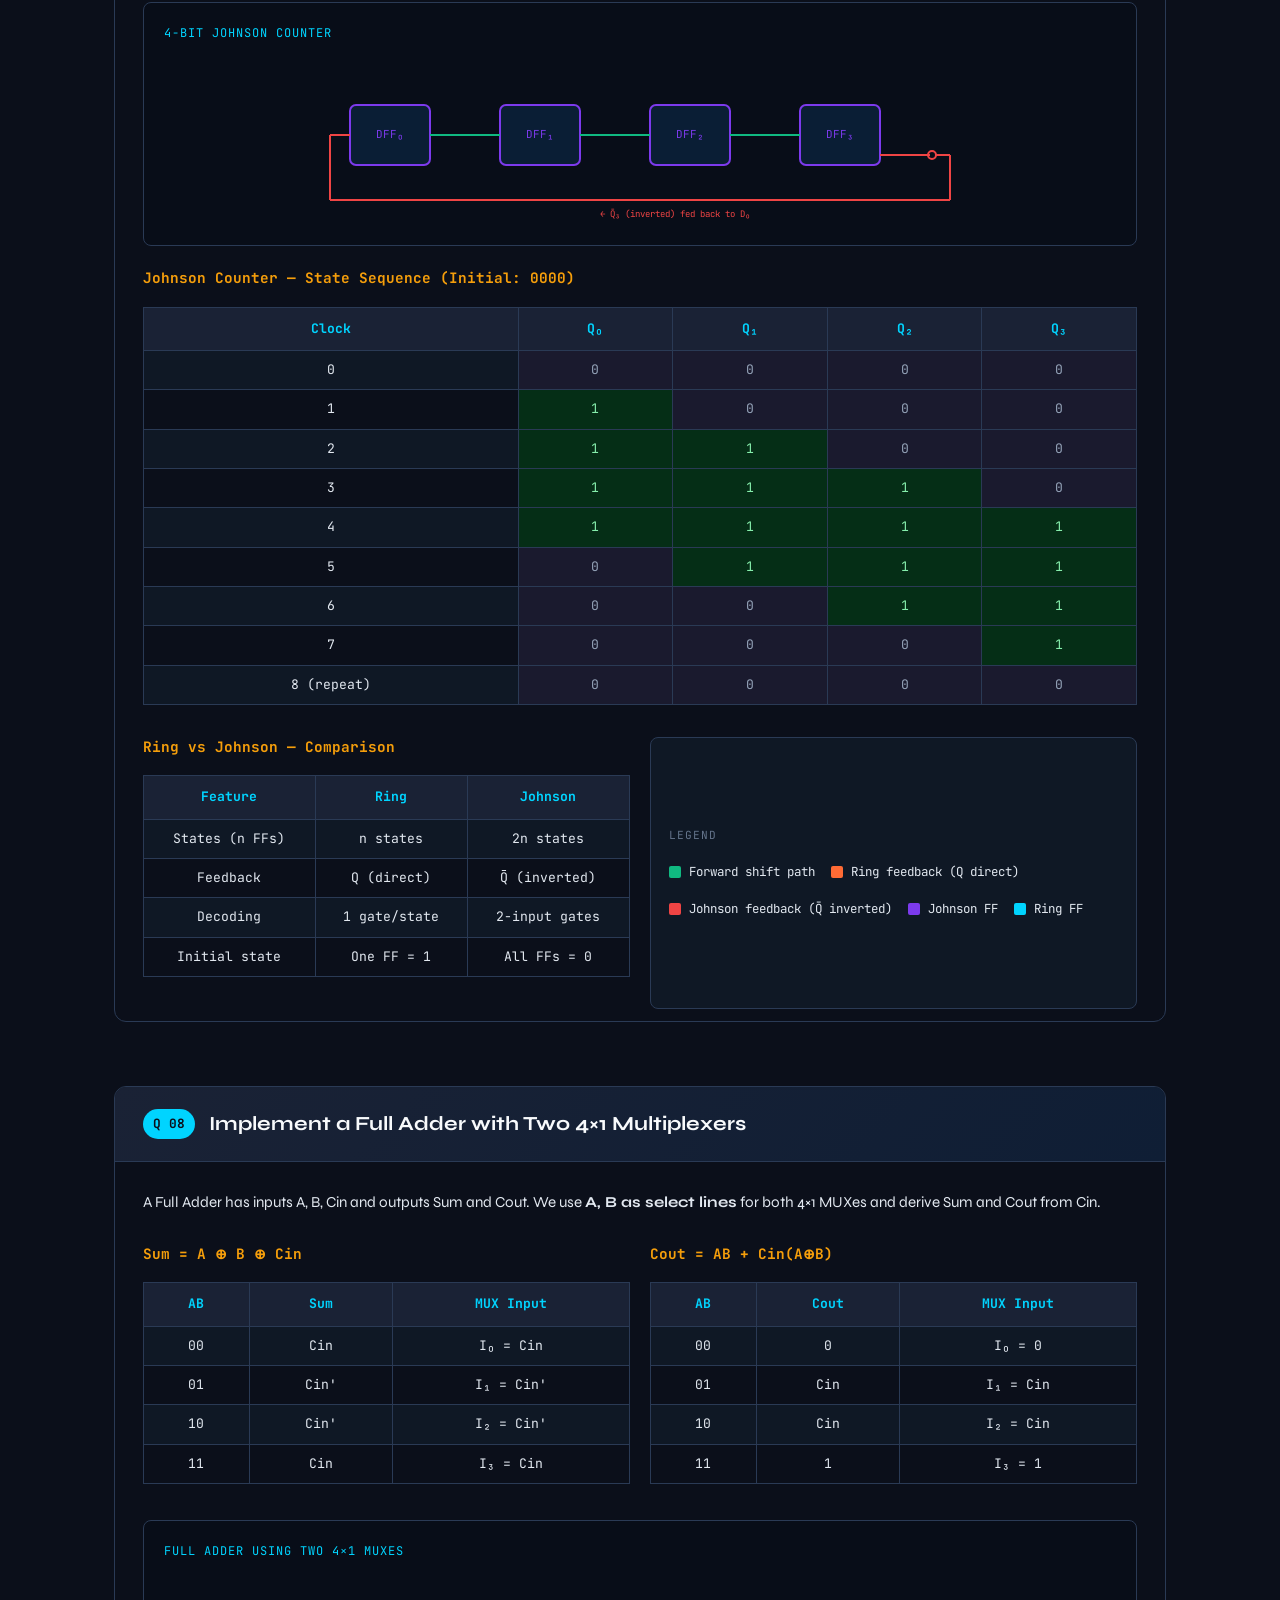
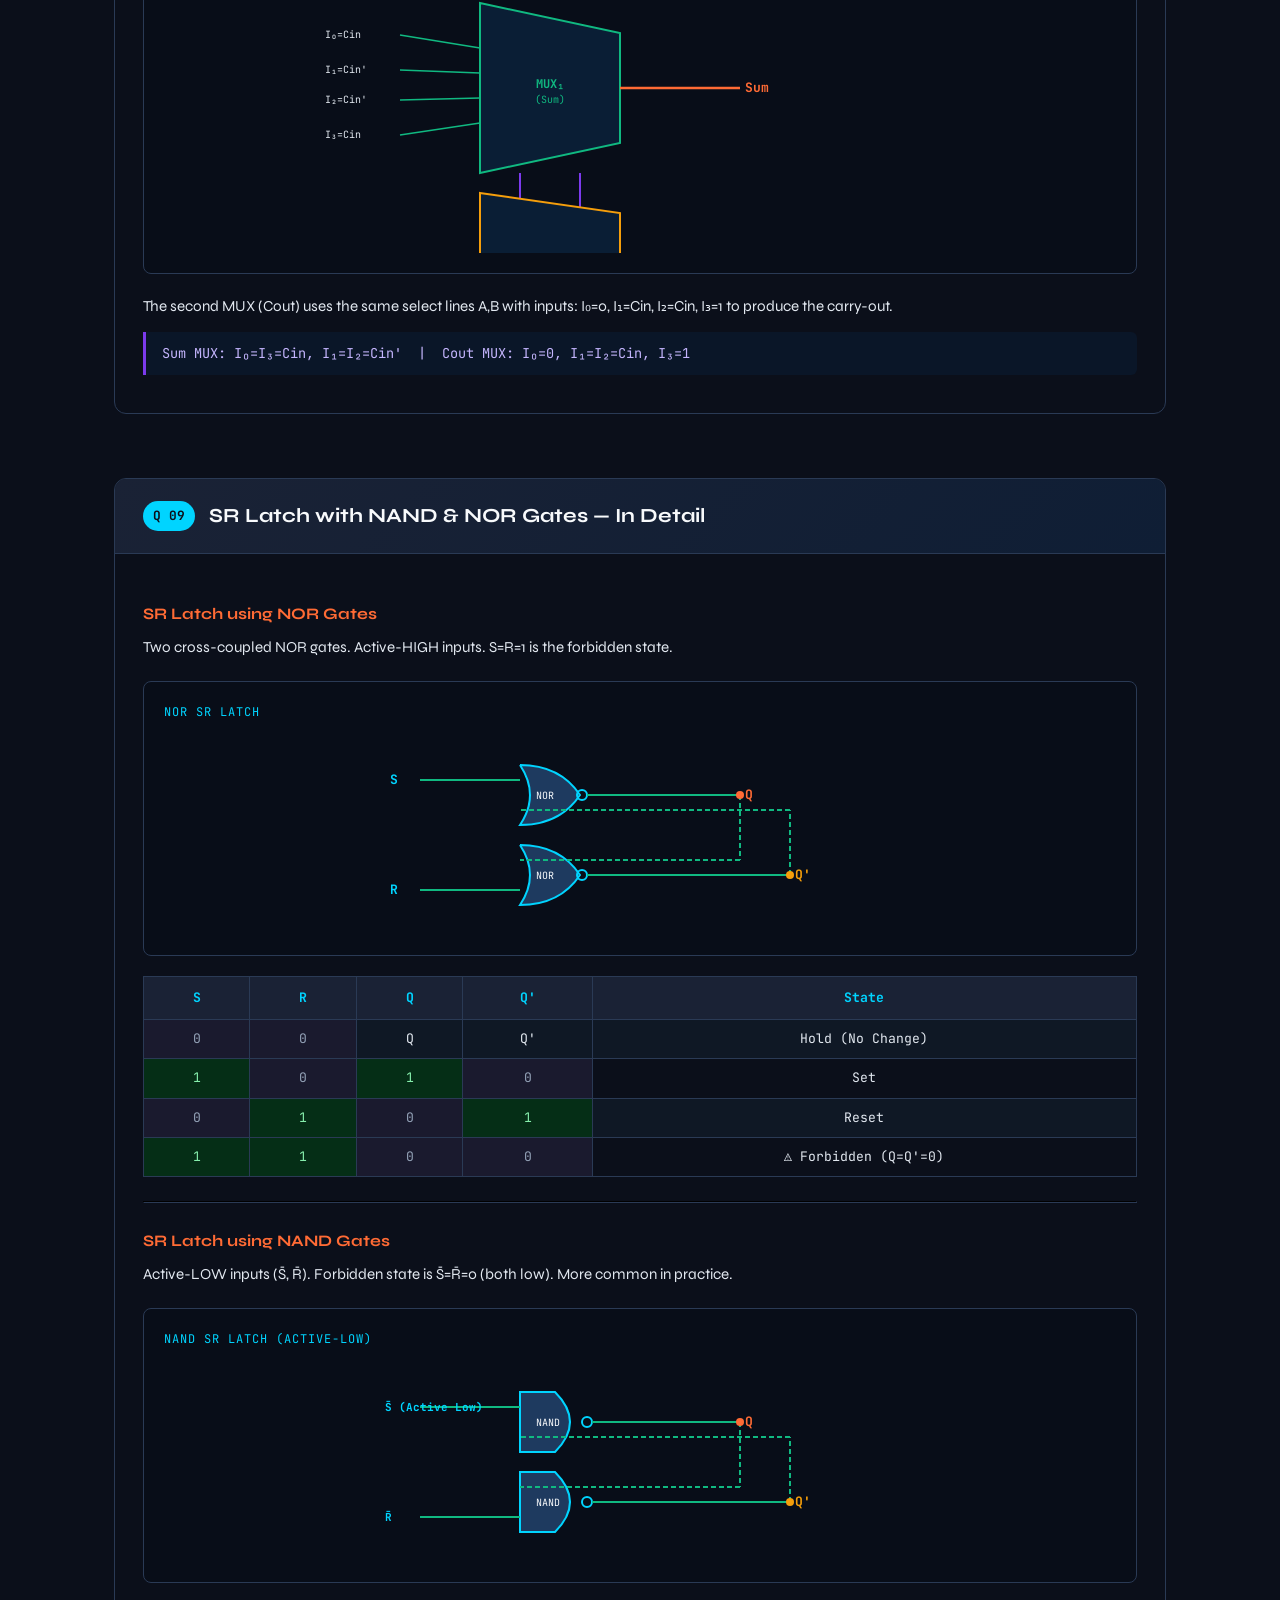
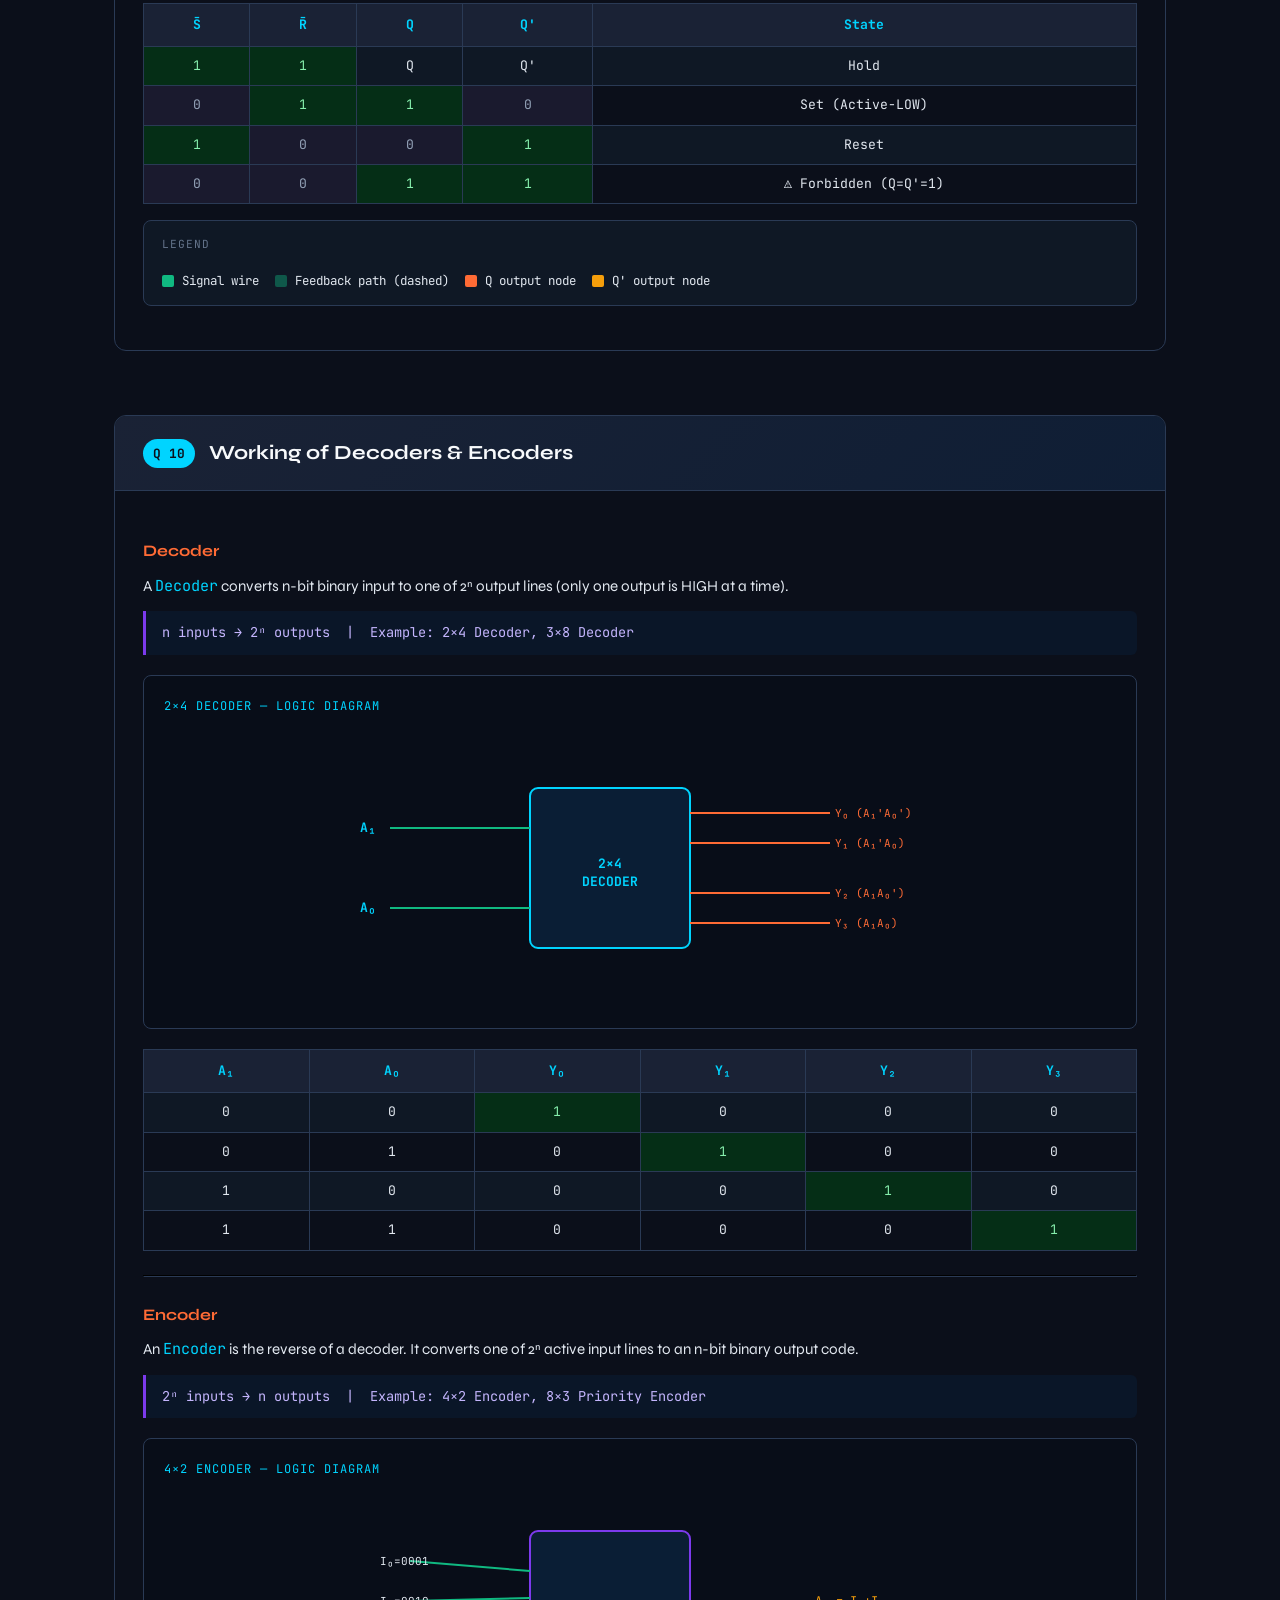
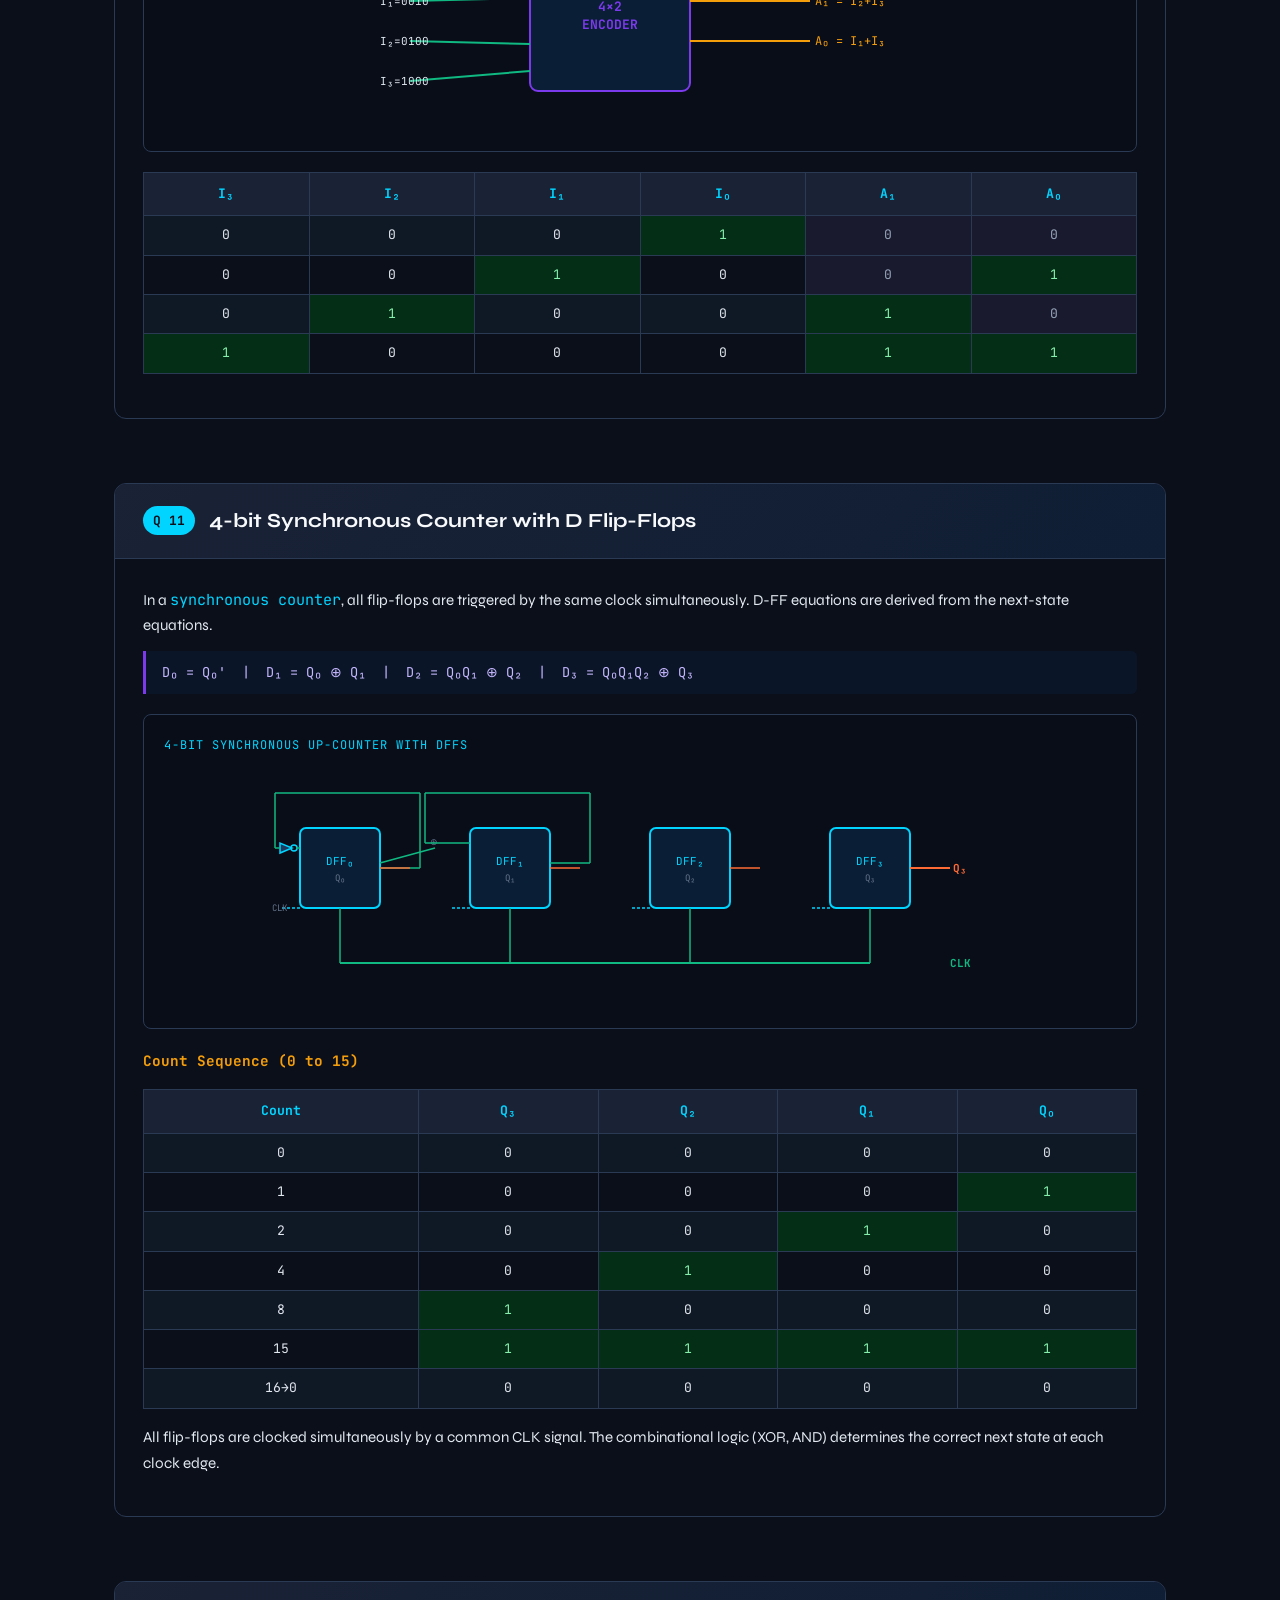
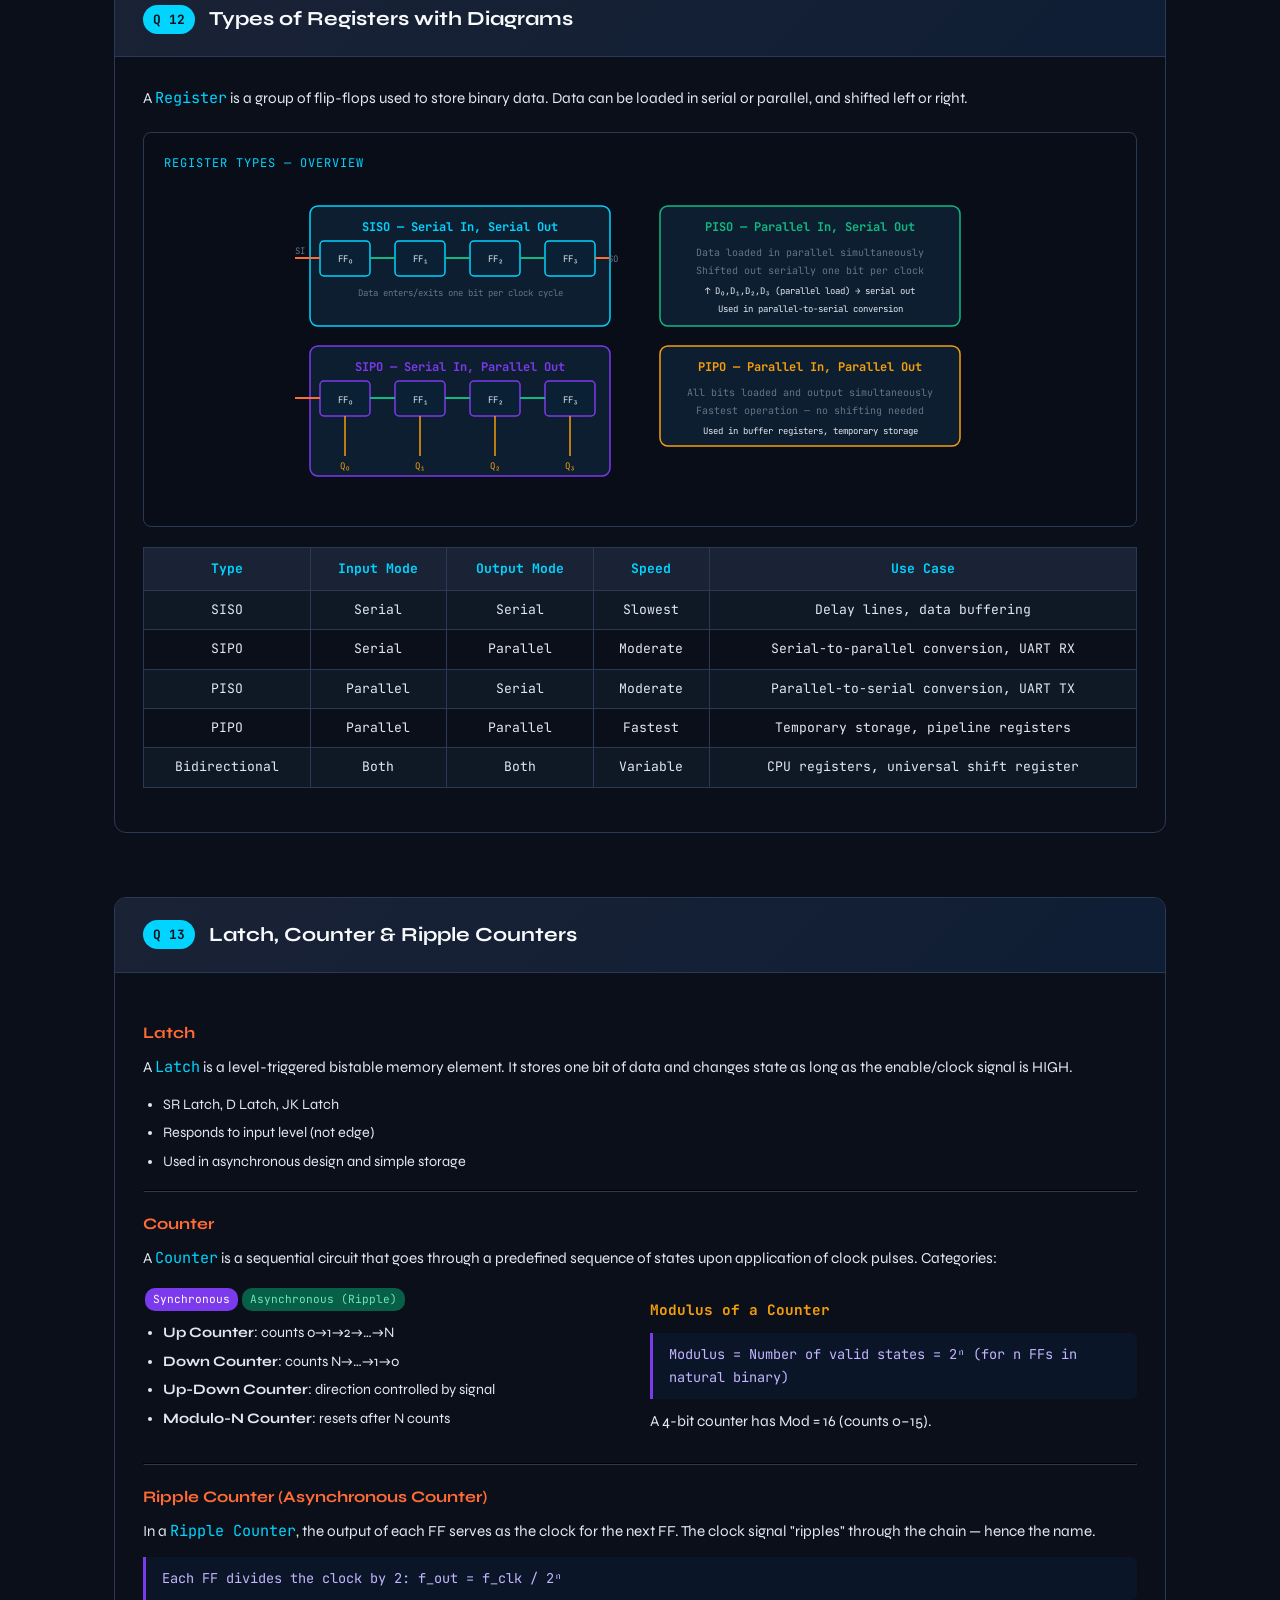
<file: digital_electronics_guide.html>
<!DOCTYPE html>
<html lang="en">
<head>
<meta charset="UTF-8">
<meta name="viewport" content="width=device-width, initial-scale=1.0">
<title>Digital Electronics – Units 4, 5 & 6</title>
<link href="https://fonts.googleapis.com/css2?family=JetBrains+Mono:wght@400;600;700&family=Syne:wght@400;600;800&display=swap" rel="stylesheet">
<style>
  :root {
    --bg: #0b0f1a;
    --surface: #111827;
    --card: #1a2235;
    --border: #2a3a55;
    --accent: #00d4ff;
    --accent2: #ff6b35;
    --accent3: #7c3aed;
    --green: #10b981;
    --yellow: #f59e0b;
    --red: #ef4444;
    --text: #e2e8f0;
    --muted: #64748b;
    --gate-fill: #1e3a5f;
    --gate-stroke: #00d4ff;
    --wire: #10b981;
    --label: #f8fafc;
  }
  * { margin:0; padding:0; box-sizing:border-box; }
  body {
    background: var(--bg);
    color: var(--text);
    font-family: 'Syne', sans-serif;
    line-height: 1.7;
  }
  /* NAV */
  nav {
    position: fixed; top:0; left:0; right:0; z-index:100;
    background: rgba(11,15,26,0.95);
    border-bottom: 1px solid var(--border);
    padding: 12px 24px;
    display: flex; align-items: center; gap: 16px;
    flex-wrap: wrap;
    backdrop-filter: blur(10px);
  }
  nav .logo { font-size:1.1rem; font-weight:800; color:var(--accent); white-space:nowrap; margin-right:8px; }
  nav a {
    font-family:'JetBrains Mono',monospace;
    font-size:0.7rem; color:var(--muted);
    text-decoration:none; padding:4px 8px;
    border:1px solid transparent; border-radius:4px;
    transition:all 0.2s; white-space:nowrap;
  }
  nav a:hover { color:var(--accent); border-color:var(--border); }

  /* LAYOUT */
  main { max-width: 1100px; margin: 0 auto; padding: 100px 24px 60px; }
  .hero {
    text-align:center; padding: 48px 0 40px;
    border-bottom: 1px solid var(--border);
    margin-bottom: 48px;
  }
  .hero h1 { font-size:3rem; font-weight:800; color:var(--accent); line-height:1.1; }
  .hero p { color:var(--muted); font-family:'JetBrains Mono',monospace; font-size:0.85rem; margin-top:8px; }

  /* SECTIONS */
  .section {
    margin-bottom: 64px;
    border: 1px solid var(--border);
    border-radius: 12px;
    overflow: hidden;
  }
  .section-header {
    background: linear-gradient(135deg, var(--card), #0f1e35);
    padding: 20px 28px;
    border-bottom: 1px solid var(--border);
    display: flex; align-items: center; gap: 14px;
  }
  .section-num {
    background: var(--accent); color: var(--bg);
    font-family:'JetBrains Mono',monospace; font-weight:700;
    font-size:0.8rem; padding:4px 10px; border-radius:20px;
    white-space:nowrap;
  }
  .section-header h2 { font-size:1.25rem; font-weight:700; color:var(--label); }
  .section-body { padding: 28px; }

  /* DIAGRAMS */
  .diagram-box {
    background: #080d18;
    border: 1px solid var(--border);
    border-radius: 8px;
    padding: 20px;
    margin: 20px 0;
    overflow-x: auto;
  }
  .diagram-title {
    font-family:'JetBrains Mono',monospace;
    font-size:0.75rem; color:var(--accent);
    margin-bottom:12px; letter-spacing:1px;
    text-transform:uppercase;
  }
  svg text { font-family: 'JetBrains Mono', monospace; }

  /* TABLES */
  table { width:100%; border-collapse:collapse; margin:16px 0; font-family:'JetBrains Mono',monospace; font-size:0.82rem; }
  th { background:var(--card); color:var(--accent); padding:10px 14px; border:1px solid var(--border); text-align:center; }
  td { padding:8px 14px; border:1px solid var(--border); text-align:center; color:var(--text); }
  tr:nth-child(even) td { background:#0f1825; }
  tr:hover td { background:#162030; }

  /* LEGEND */
  .legend {
    background: #0f1825;
    border: 1px solid var(--border);
    border-radius:8px; padding:14px 18px;
    margin:16px 0;
    display:flex; flex-wrap:wrap; gap:16px; align-items:center;
  }
  .legend-title { font-size:0.7rem; font-family:'JetBrains Mono',monospace; color:var(--muted); text-transform:uppercase; letter-spacing:1px; width:100%; }
  .legend-item { display:flex; align-items:center; gap:8px; font-size:0.78rem; font-family:'JetBrains Mono',monospace; }
  .legend-dot { width:12px; height:12px; border-radius:2px; flex-shrink:0; }

  /* TEXT STYLING */
  p { margin-bottom: 12px; font-size:0.95rem; }
  h3 { color:var(--accent2); font-size:1rem; margin:18px 0 8px; }
  h4 { color:var(--yellow); font-size:0.9rem; margin:14px 0 6px; font-family:'JetBrains Mono',monospace; }
  .highlight { color:var(--accent); font-family:'JetBrains Mono',monospace; }
  .formula {
    background:#0a1628; border-left:3px solid var(--accent3);
    padding:10px 16px; border-radius:0 6px 6px 0;
    font-family:'JetBrains Mono',monospace; font-size:0.85rem;
    color:#c4b5fd; margin:10px 0;
  }
  ul { padding-left:20px; margin-bottom:12px; }
  li { margin-bottom:4px; font-size:0.9rem; }

  .two-col { display:grid; grid-template-columns:1fr 1fr; gap:20px; }
  @media(max-width:700px){ .two-col { grid-template-columns:1fr; } }

  .tag { display:inline-block; background:var(--accent3); color:white; font-size:0.7rem; padding:2px 8px; border-radius:10px; margin:2px; font-family:'JetBrains Mono',monospace; }
  .tag.green { background:#065f46; color:#6ee7b7; }
  .tag.orange { background:#7c2d12; color:#fdba74; }

  .state-table td.one { background:#052e16; color:#86efac; }
  .state-table td.zero { background:#1a1a2e; color:#94a3b8; }
  .state-table td.x { background:#1c1917; color:#a8a29e; }
</style>
</head>
<body>

<nav>
  <span class="logo">⚡ DE</span>
  <a href="#q1">HA/FA</a>
  <a href="#q2">Sync/Async FF</a>
  <a href="#q3">D Latch</a>
  <a href="#q4">Adder-Sub</a>
  <a href="#q5">4:1 MUX</a>
  <a href="#q6">RS vs JK</a>
  <a href="#q7">Counters</a>
  <a href="#q8">FA+MUX</a>
  <a href="#q9">SR Latch</a>
  <a href="#q10">Dec/Enc</a>
  <a href="#q11">Sync Counter</a>
  <a href="#q12">Registers</a>
  <a href="#q13">Latch/Ripple</a>
  <a href="#q14">Seq vs Comb</a>
  <a href="#q15">8:1 MUX</a>
</nav>

<main>
<div class="hero">
  <h1>Digital Electronics</h1>
  <p>// Units 4, 5 &amp; 6 — Complete Study Reference with Logic Diagrams</p>
</div>

<!-- ═══════════════ Q1: HA / FA ═══════════════ -->
<div class="section" id="q1">
  <div class="section-header">
    <span class="section-num">Q 01</span>
    <h2>Design Half Adder (HA) &amp; Full Adder (FA) with Logic Diagrams</h2>
  </div>
  <div class="section-body">

    <h3>Half Adder (HA)</h3>
    <p>A <span class="highlight">Half Adder</span> adds two single-bit binary numbers (A, B) and produces a <em>Sum</em> and a <em>Carry</em>. It cannot handle an incoming carry.</p>
    <div class="formula">Sum = A ⊕ B &nbsp;&nbsp;|&nbsp;&nbsp; Carry = A · B</div>

    <div class="diagram-box">
      <div class="diagram-title">Half Adder — Logic Diagram</div>
      <svg viewBox="0 0 500 180" width="100%" style="max-width:500px;display:block;margin:auto;">
        <!-- Wires from inputs -->
        <line x1="40" y1="60" x2="160" y2="60" stroke="#10b981" stroke-width="2"/>
        <line x1="40" y1="100" x2="160" y2="100" stroke="#10b981" stroke-width="2"/>
        <line x1="40" y1="60" x2="40" y2="130" stroke="#10b981" stroke-width="2"/>
        <line x1="40" y1="130" x2="280" y2="130" stroke="#10b981" stroke-width="2"/>
        <line x1="80" y1="100" x2="80" y2="150" stroke="#10b981" stroke-width="2"/>
        <line x1="80" y1="150" x2="280" y2="150" stroke="#10b981" stroke-width="2"/>

        <!-- XOR Gate body (Sum) -->
        <path d="M160,45 Q200,80 160,115" fill="none" stroke="var(--gate-stroke)" stroke-width="2"/>
        <path d="M163,45 L195,45 Q225,80 195,115 L163,115" fill="var(--gate-fill)" stroke="var(--gate-stroke)" stroke-width="2"/>
        <path d="M155,45 Q175,80 155,115" fill="none" stroke="var(--gate-stroke)" stroke-width="2"/>
        <!-- XOR output wire -->
        <line x1="225" y1="80" x2="340" y2="80" stroke="#10b981" stroke-width="2"/>
        <!-- XOR Label -->
        <text x="183" y="84" fill="var(--label)" font-size="11" text-anchor="middle">XOR</text>

        <!-- AND Gate body (Carry) -->
        <path d="M280,120 L310,120 Q340,135 310,160 L280,160 Z" fill="var(--gate-fill)" stroke="var(--gate-stroke)" stroke-width="2"/>
        <!-- AND output wire -->
        <line x1="340" y1="140" x2="400" y2="140" stroke="#10b981" stroke-width="2"/>
        <!-- AND Label -->
        <text x="305" y="144" fill="var(--label)" font-size="11" text-anchor="middle">AND</text>

        <!-- Output labels -->
        <text x="348" y="77" fill="var(--accent2)" font-size="12" font-weight="bold">Sum (S)</text>
        <text x="408" y="144" fill="var(--yellow)" font-size="12" font-weight="bold">Carry (C)</text>

        <!-- Input labels -->
        <text x="8" y="63" fill="var(--accent)" font-size="13" font-weight="bold">A</text>
        <text x="8" y="103" fill="var(--accent)" font-size="13" font-weight="bold">B</text>

        <!-- Input dots -->
        <circle cx="40" cy="60" r="4" fill="var(--accent)"/>
        <circle cx="40" cy="100" r="4" fill="var(--accent)"/>
        <circle cx="80" cy="100" r="4" fill="var(--accent)"/>
      </svg>
    </div>

    <div class="two-col">
      <div>
        <h4>Truth Table — Half Adder</h4>
        <table class="state-table">
          <tr><th>A</th><th>B</th><th>Sum (S)</th><th>Carry (C)</th></tr>
          <tr><td class="zero">0</td><td class="zero">0</td><td class="zero">0</td><td class="zero">0</td></tr>
          <tr><td class="zero">0</td><td class="one">1</td><td class="one">1</td><td class="zero">0</td></tr>
          <tr><td class="one">1</td><td class="zero">0</td><td class="one">1</td><td class="zero">0</td></tr>
          <tr><td class="one">1</td><td class="one">1</td><td class="zero">0</td><td class="one">1</td></tr>
        </table>
      </div>
      <div>
        <h4>Working</h4>
        <p>XOR gate computes the <strong>Sum</strong>: output is 1 only when inputs differ.</p>
        <p>AND gate computes the <strong>Carry</strong>: output is 1 only when both inputs are 1.</p>
        <p><strong>Limitation:</strong> Cannot accept a carry-in bit — hence called "Half" adder.</p>
      </div>
    </div>

    <hr style="border-color:var(--border); margin:24px 0;">

    <h3>Full Adder (FA)</h3>
    <p>A <span class="highlight">Full Adder</span> adds three bits: A, B, and a Carry-In (Cin). It produces a Sum and Carry-Out (Cout).</p>
    <div class="formula">Sum  = A ⊕ B ⊕ Cin &nbsp;&nbsp;|&nbsp;&nbsp; Cout = AB + Cin(A ⊕ B)</div>

    <div class="diagram-box">
      <div class="diagram-title">Full Adder — Logic Diagram (Two Half-Adders + OR)</div>
      <svg viewBox="0 0 700 260" width="100%" style="max-width:700px;display:block;margin:auto;">
        <!-- HA1 box -->
        <rect x="100" y="50" width="120" height="80" rx="8" fill="#0a1e35" stroke="var(--gate-stroke)" stroke-width="2"/>
        <text x="160" y="95" fill="var(--accent)" font-size="12" text-anchor="middle" font-weight="bold">HA₁</text>

        <!-- HA2 box -->
        <rect x="300" y="80" width="120" height="80" rx="8" fill="#0a1e35" stroke="var(--gate-stroke)" stroke-width="2"/>
        <text x="360" y="125" fill="var(--accent)" font-size="12" text-anchor="middle" font-weight="bold">HA₂</text>

        <!-- OR Gate -->
        <path d="M510,145 Q520,165 510,185" fill="none" stroke="var(--gate-stroke)" stroke-width="2"/>
        <path d="M512,145 L535,145 Q555,165 535,185 L512,185" fill="var(--gate-fill)" stroke="var(--gate-stroke)" stroke-width="2"/>
        <text x="530" y="168" fill="var(--label)" font-size="10" text-anchor="middle">OR</text>

        <!-- Input wires A, B -->
        <line x1="30" y1="70" x2="100" y2="70" stroke="#10b981" stroke-width="2"/>
        <line x1="30" y1="110" x2="100" y2="110" stroke="#10b981" stroke-width="2"/>
        <text x="5" y="74" fill="var(--accent)" font-size="13" font-weight="bold">A</text>
        <text x="5" y="114" fill="var(--accent)" font-size="13" font-weight="bold">B</text>

        <!-- HA1 Sum out --> 
        <line x1="220" y1="75" x2="300" y2="105" stroke="#10b981" stroke-width="2"/>
        <text x="245" y="70" fill="var(--muted)" font-size="10">S₁</text>

        <!-- HA1 Carry out → OR -->
        <line x1="220" y1="115" x2="260" y2="115" stroke="#10b981" stroke-width="2"/>
        <line x1="260" y1="115" x2="260" y2="165" stroke="#10b981" stroke-width="2"/>
        <line x1="260" y1="165" x2="510" y2="165" stroke="#10b981" stroke-width="2"/>
        <text x="230" y="112" fill="var(--muted)" font-size="10">C₁</text>

        <!-- Cin input -->
        <line x1="30" y1="140" x2="300" y2="130" stroke="#10b981" stroke-width="2"/>
        <text x="5" y="143" fill="var(--accent)" font-size="13" font-weight="bold">Cin</text>

        <!-- HA2 Sum out -->
        <line x1="420" y1="105" x2="620" y2="105" stroke="#10b981" stroke-width="2"/>
        <text x="625" y="109" fill="var(--accent2)" font-size="12" font-weight="bold">Sum</text>

        <!-- HA2 Carry out → OR -->
        <line x1="420" y1="145" x2="510" y2="155" stroke="#10b981" stroke-width="2"/>
        <text x="435" y="142" fill="var(--muted)" font-size="10">C₂</text>

        <!-- OR output → Cout -->
        <line x1="555" y1="165" x2="620" y2="165" stroke="#10b981" stroke-width="2"/>
        <text x="625" y="169" fill="var(--yellow)" font-size="12" font-weight="bold">Cout</text>
      </svg>
    </div>

    <div class="two-col">
      <div>
        <h4>Truth Table — Full Adder</h4>
        <table class="state-table">
          <tr><th>A</th><th>B</th><th>Cin</th><th>Sum</th><th>Cout</th></tr>
          <tr><td>0</td><td>0</td><td>0</td><td class="zero">0</td><td class="zero">0</td></tr>
          <tr><td>0</td><td>0</td><td>1</td><td class="one">1</td><td class="zero">0</td></tr>
          <tr><td>0</td><td>1</td><td>0</td><td class="one">1</td><td class="zero">0</td></tr>
          <tr><td>0</td><td>1</td><td>1</td><td class="zero">0</td><td class="one">1</td></tr>
          <tr><td>1</td><td>0</td><td>0</td><td class="one">1</td><td class="zero">0</td></tr>
          <tr><td>1</td><td>0</td><td>1</td><td class="zero">0</td><td class="one">1</td></tr>
          <tr><td>1</td><td>1</td><td>0</td><td class="zero">0</td><td class="one">1</td></tr>
          <tr><td>1</td><td>1</td><td>1</td><td class="one">1</td><td class="one">1</td></tr>
        </table>
      </div>
      <div>
        <h4>Construction</h4>
        <p><strong>HA₁:</strong> Adds A and B → gives intermediate Sum S₁ and Carry C₁.</p>
        <p><strong>HA₂:</strong> Adds S₁ with Cin → gives final Sum and Carry C₂.</p>
        <p><strong>OR gate:</strong> Combines C₁ and C₂ to produce the final Cout.</p>
        <p><strong>Advantage over HA:</strong> Handles carry-in, so full adders can be cascaded to build multi-bit adders.</p>
      </div>
    </div>

    <div class="legend">
      <span class="legend-title">Legend</span>
      <div class="legend-item"><div class="legend-dot" style="background:#10b981"></div>Signal Wire</div>
      <div class="legend-item"><div class="legend-dot" style="background:#1e3a5f;border:1px solid #00d4ff"></div>Logic Gate</div>
      <div class="legend-item"><div class="legend-dot" style="background:var(--accent2)"></div>Sum Output</div>
      <div class="legend-item"><div class="legend-dot" style="background:var(--yellow)"></div>Carry Output</div>
      <div class="legend-item"><div class="legend-dot" style="background:var(--accent)"></div>Primary Inputs</div>
    </div>
  </div>
</div>

<!-- ═══════════════ Q2: SYNC vs ASYNC FF ═══════════════ -->
<div class="section" id="q2">
  <div class="section-header">
    <span class="section-num">Q 02</span>
    <h2>Differentiate Synchronous &amp; Asynchronous Flip-Flops</h2>
  </div>
  <div class="section-body">

    <div class="diagram-box">
      <div class="diagram-title">Synchronous vs Asynchronous — Timing Comparison</div>
      <svg viewBox="0 0 680 200" width="100%" style="max-width:680px;display:block;margin:auto;">
        <!-- Clock signal -->
        <text x="10" y="30" fill="var(--muted)" font-size="11">CLK</text>
        <polyline points="40,40 40,15 90,15 90,40 140,40 140,15 190,15 190,40 240,40 240,15 290,15 290,40 340,40 340,15 390,15 390,40" fill="none" stroke="var(--accent)" stroke-width="2"/>
        <line x1="40" y1="40" x2="400" y2="40" stroke="var(--border)" stroke-width="1" stroke-dasharray="4,4"/>

        <!-- Synchronous FF output -->
        <text x="10" y="80" fill="var(--green)" font-size="11">Sync Q</text>
        <line x1="40" y1="90" x2="90" y2="90" stroke="var(--green)" stroke-width="2"/>
        <line x1="90" y1="90" x2="90" y2="65" stroke="var(--green)" stroke-width="2" stroke-dasharray="3,2"/>
        <line x1="90" y1="65" x2="190" y2="65" stroke="var(--green)" stroke-width="2"/>
        <line x1="190" y1="65" x2="190" y2="90" stroke="var(--green)" stroke-width="2" stroke-dasharray="3,2"/>
        <line x1="190" y1="90" x2="290" y2="90" stroke="var(--green)" stroke-width="2"/>
        <line x1="290" y1="90" x2="290" y2="65" stroke="var(--green)" stroke-width="2" stroke-dasharray="3,2"/>
        <line x1="290" y1="65" x2="400" y2="65" stroke="var(--green)" stroke-width="2"/>
        <text x="410" y="80" fill="var(--green)" font-size="10">Changes only at CLK edge</text>

        <!-- Asynchronous FF output -->
        <text x="10" y="130" fill="var(--accent2)" font-size="11">Async Q</text>
        <line x1="40" y1="140" x2="70" y2="140" stroke="var(--accent2)" stroke-width="2"/>
        <line x1="70" y1="140" x2="70" y2="115" stroke="var(--accent2)" stroke-width="2"/>
        <line x1="70" y1="115" x2="130" y2="115" stroke="var(--accent2)" stroke-width="2"/>
        <line x1="130" y1="115" x2="130" y2="140" stroke="var(--accent2)" stroke-width="2"/>
        <line x1="130" y1="140" x2="175" y2="140" stroke="var(--accent2)" stroke-width="2"/>
        <line x1="175" y1="140" x2="175" y2="115" stroke="var(--accent2)" stroke-width="2"/>
        <line x1="175" y1="115" x2="250" y2="115" stroke="var(--accent2)" stroke-width="2"/>
        <line x1="250" y1="115" x2="250" y2="140" stroke="var(--accent2)" stroke-width="2"/>
        <line x1="250" y1="140" x2="400" y2="140" stroke="var(--accent2)" stroke-width="2"/>
        <text x="410" y="135" fill="var(--accent2)" font-size="10">Changes with input — no sync</text>

        <!-- Labels -->
        <text x="10" y="180" fill="var(--muted)" font-size="10">↑ Rising edge triggers Sync FF</text>
      </svg>
    </div>

    <table>
      <tr><th>Feature</th><th>Synchronous FF</th><th>Asynchronous FF</th></tr>
      <tr><td>Clock Dependence</td><td>Changes state only at clock edge</td><td>Changes state immediately with input</td></tr>
      <tr><td>Speed</td><td>Slower (waits for clock)</td><td>Faster (no clock wait)</td></tr>
      <tr><td>Design Complexity</td><td>Simpler, predictable</td><td>More complex, harder to debug</td></tr>
      <tr><td>Glitch Susceptibility</td><td>Less prone (clock filters glitches)</td><td>More prone to glitches &amp; hazards</td></tr>
      <tr><td>Power Consumption</td><td>Higher (clock tree overhead)</td><td>Lower (no global clock needed)</td></tr>
      <tr><td>Examples</td><td>D-FF, JK-FF (clocked)</td><td>SR Latch, D Latch (unclocked)</td></tr>
      <tr><td>Used In</td><td>Microprocessors, pipelines, counters</td><td>Asynchronous circuits, set/reset functions</td></tr>
      <tr><td>Race Condition</td><td>Avoided by clock</td><td>Possible race conditions</td></tr>
    </table>
  </div>
</div>

<!-- ═══════════════ Q3: D LATCH ═══════════════ -->
<div class="section" id="q3">
  <div class="section-header">
    <span class="section-num">Q 03</span>
    <h2>Construct a D Latch and Explain</h2>
  </div>
  <div class="section-body">
    <p>A <span class="highlight">D Latch</span> (Data/Delay Latch) is built from an SR Latch with an Enable (E) input. The D input connects to S, and D' connects to R, preventing the invalid S=R=1 condition.</p>
    <div class="formula">When E=1: Q follows D &nbsp;|&nbsp; When E=0: Q holds its last value</div>

    <div class="diagram-box">
      <div class="diagram-title">D Latch — NAND Gate Implementation</div>
      <svg viewBox="0 0 660 240" width="100%" style="max-width:660px;display:block;margin:auto;">
        <!-- NOT gate for D' -->
        <polygon points="80,90 80,110 105,100" fill="var(--gate-fill)" stroke="var(--gate-stroke)" stroke-width="2"/>
        <circle cx="108" cy="100" r="4" fill="none" stroke="var(--gate-stroke)" stroke-width="2"/>
        <text x="87" y="104" fill="var(--label)" font-size="9">NOT</text>

        <!-- NAND1 (top) -->
        <path d="M200,50 L230,50 Q260,70 230,90 L200,90 Z" fill="var(--gate-fill)" stroke="var(--gate-stroke)" stroke-width="2"/>
        <circle cx="262" cy="70" r="5" fill="none" stroke="var(--gate-stroke)" stroke-width="2"/>
        <text x="220" y="74" fill="var(--label)" font-size="10" text-anchor="middle">NAND</text>

        <!-- NAND2 (bottom) -->
        <path d="M200,150 L230,150 Q260,170 230,190 L200,190 Z" fill="var(--gate-fill)" stroke="var(--gate-stroke)" stroke-width="2"/>
        <circle cx="262" cy="170" r="5" fill="none" stroke="var(--gate-stroke)" stroke-width="2"/>
        <text x="220" y="174" fill="var(--label)" font-size="10" text-anchor="middle">NAND</text>

        <!-- SR Latch NAND3 -->
        <path d="M380,50 L410,50 Q440,70 410,90 L380,90 Z" fill="#0a2035" stroke="var(--accent3)" stroke-width="2"/>
        <circle cx="442" cy="70" r="5" fill="none" stroke="var(--accent3)" stroke-width="2"/>
        <text x="400" y="74" fill="#c4b5fd" font-size="10" text-anchor="middle">NAND</text>

        <!-- SR Latch NAND4 -->
        <path d="M380,150 L410,150 Q440,170 410,190 L380,190 Z" fill="#0a2035" stroke="var(--accent3)" stroke-width="2"/>
        <circle cx="442" cy="170" r="5" fill="none" stroke="var(--accent3)" stroke-width="2"/>
        <text x="400" y="174" fill="#c4b5fd" font-size="10" text-anchor="middle">NAND</text>

        <!-- Input D -->
        <line x1="30" y1="90" x2="80" y2="90" stroke="#10b981" stroke-width="2"/>
        <line x1="30" y1="90" x2="30" y2="60" stroke="#10b981" stroke-width="2"/>
        <line x1="30" y1="60" x2="200" y2="60" stroke="#10b981" stroke-width="2"/>
        <text x="5" y="93" fill="var(--accent)" font-size="13" font-weight="bold">D</text>
        <circle cx="30" cy="90" r="4" fill="var(--accent)"/>

        <!-- D' wire to NAND2 -->
        <line x1="112" y1="100" x2="150" y2="100" stroke="#10b981" stroke-width="2"/>
        <line x1="150" y1="100" x2="150" y2="180" stroke="#10b981" stroke-width="2"/>
        <line x1="150" y1="180" x2="200" y2="180" stroke="#10b981" stroke-width="2"/>

        <!-- Enable E to both NANDs -->
        <line x1="30" y1="140" x2="200" y2="80" stroke="#10b981" stroke-width="2"/>
        <line x1="30" y1="140" x2="200" y2="160" stroke="#10b981" stroke-width="2"/>
        <text x="5" y="143" fill="var(--accent)" font-size="13" font-weight="bold">E</text>

        <!-- NAND1 output to SR NAND3 -->
        <line x1="267" y1="70" x2="380" y2="60" stroke="#10b981" stroke-width="2"/>

        <!-- NAND2 output to SR NAND4 -->
        <line x1="267" y1="170" x2="380" y2="180" stroke="#10b981" stroke-width="2"/>

        <!-- Feedback: Q to NAND4, Q' to NAND3 -->
        <line x1="447" y1="70" x2="550" y2="70" stroke="#10b981" stroke-width="2"/>
        <line x1="550" y1="70" x2="550" y2="155" stroke="#10b981" stroke-width="2" stroke-dasharray="4,2"/>
        <line x1="550" y1="155" x2="380" y2="160" stroke="#10b981" stroke-width="2" stroke-dasharray="4,2"/>

        <line x1="447" y1="170" x2="580" y2="170" stroke="#10b981" stroke-width="2"/>
        <line x1="580" y1="170" x2="580" y2="75" stroke="#10b981" stroke-width="2" stroke-dasharray="4,2"/>
        <line x1="580" y1="75" x2="380" y2="70" stroke="#10b981" stroke-width="2" stroke-dasharray="4,2"/>

        <!-- Output labels -->
        <text x="556" y="68" fill="var(--accent2)" font-size="13" font-weight="bold">Q</text>
        <text x="586" y="173" fill="var(--yellow)" font-size="13" font-weight="bold">Q'</text>

        <!-- D' label -->
        <text x="115" y="98" fill="var(--muted)" font-size="10">D'</text>

        <!-- Brace for SR Latch -->
        <text x="382" y="130" fill="var(--accent3)" font-size="10">SR</text>
        <text x="378" y="141" fill="var(--accent3)" font-size="10">Latch</text>
      </svg>
    </div>

    <div class="two-col">
      <div>
        <h4>Truth Table — D Latch</h4>
        <table class="state-table">
          <tr><th>E</th><th>D</th><th>Q (next)</th><th>Q' (next)</th></tr>
          <tr><td class="zero">0</td><td class="x">X</td><td>Q (hold)</td><td>Q' (hold)</td></tr>
          <tr><td class="one">1</td><td class="zero">0</td><td class="zero">0</td><td class="one">1</td></tr>
          <tr><td class="one">1</td><td class="one">1</td><td class="one">1</td><td class="zero">0</td></tr>
        </table>
      </div>
      <div>
        <h4>Working Principle</h4>
        <p>The D latch eliminates the forbidden state (S=R=1) by ensuring S and R are always complements:</p>
        <ul>
          <li>When <strong>E=0</strong>: Both NAND outputs = 1 → latch retains state (memory mode)</li>
          <li>When <strong>E=1, D=1</strong>: S=1, R=0 → Q=1 (Set)</li>
          <li>When <strong>E=1, D=0</strong>: S=0, R=1 → Q=0 (Reset)</li>
        </ul>
        <p>The dashed lines represent <strong>feedback paths</strong> that maintain state.</p>
      </div>
    </div>
  </div>
</div>

<!-- ═══════════════ Q4: 4-bit ADDER-SUBTRACTOR ═══════════════ -->
<div class="section" id="q4">
  <div class="section-header">
    <span class="section-num">Q 04</span>
    <h2>Design a 4-bit Adder-Subtractor Circuit &amp; Explain</h2>
  </div>
  <div class="section-body">
    <p>A <span class="highlight">4-bit Adder-Subtractor</span> uses a control signal <strong>M</strong>. When M=0, it adds; when M=1, it subtracts (using 2's complement: A − B = A + B̄ + 1).</p>
    <div class="formula">M=0: S = A + B (Addition) &nbsp;&nbsp;|&nbsp;&nbsp; M=1: S = A − B = A + B̄ + 1 (Subtraction)</div>

    <div class="diagram-box">
      <div class="diagram-title">4-bit Adder-Subtractor using XOR gates + Full Adders</div>
      <svg viewBox="0 0 740 260" width="100%" style="max-width:740px;display:block;margin:auto;">
        <!-- M input line -->
        <line x1="20" y1="220" x2="700" y2="220" stroke="var(--accent3)" stroke-width="1.5" stroke-dasharray="5,3"/>
        <text x="5" y="224" fill="var(--accent3)" font-size="12" font-weight="bold">M</text>

        <!-- 4 XOR+FA stages -->
        <!-- Stage 0 (bit 0) -->
        <rect x="80" y="70" width="70" height="40" rx="6" fill="#0a1e35" stroke="var(--green)" stroke-width="1.5"/>
        <text x="115" y="95" fill="var(--green)" font-size="10" text-anchor="middle">XOR</text>
        <rect x="80" y="130" width="70" height="50" rx="6" fill="#0a1e35" stroke="var(--accent)" stroke-width="1.5"/>
        <text x="115" y="160" fill="var(--accent)" font-size="10" text-anchor="middle">FA₀</text>
        <!-- wires -->
        <line x1="55" y1="80" x2="80" y2="80" stroke="#10b981" stroke-width="1.5"/>
        <line x1="55" y1="95" x2="80" y2="95" stroke="var(--accent3)" stroke-width="1.5"/>
        <line x1="115" y1="110" x2="115" y2="130" stroke="#10b981" stroke-width="1.5"/>
        <line x1="55" y1="140" x2="80" y2="140" stroke="#10b981" stroke-width="1.5"/>
        <text x="30" y="83" fill="var(--text)" font-size="9">B₀</text>
        <text x="30" y="143" fill="var(--text)" font-size="9">A₀</text>
        <!-- M connect -->
        <line x1="55" y1="95" x2="55" y2="220" stroke="var(--accent3)" stroke-width="1.5" stroke-dasharray="3,2"/>
        <!-- Cin=M for FA0 -->
        <line x1="20" y1="155" x2="80" y2="155" stroke="var(--accent3)" stroke-width="1.5"/>
        <text x="30" y="153" fill="var(--accent3)" font-size="8">Cin=M</text>

        <!-- Stage 1 (bit 1) -->
        <rect x="230" y="70" width="70" height="40" rx="6" fill="#0a1e35" stroke="var(--green)" stroke-width="1.5"/>
        <text x="265" y="95" fill="var(--green)" font-size="10" text-anchor="middle">XOR</text>
        <rect x="230" y="130" width="70" height="50" rx="6" fill="#0a1e35" stroke="var(--accent)" stroke-width="1.5"/>
        <text x="265" y="160" fill="var(--accent)" font-size="10" text-anchor="middle">FA₁</text>
        <line x1="205" y1="80" x2="230" y2="80" stroke="#10b981" stroke-width="1.5"/>
        <line x1="205" y1="95" x2="230" y2="95" stroke="var(--accent3)" stroke-width="1.5" stroke-dasharray="3,2"/>
        <line x1="265" y1="110" x2="265" y2="130" stroke="#10b981" stroke-width="1.5"/>
        <line x1="205" y1="140" x2="230" y2="140" stroke="#10b981" stroke-width="1.5"/>
        <text x="180" y="83" fill="var(--text)" font-size="9">B₁</text>
        <text x="180" y="143" fill="var(--text)" font-size="9">A₁</text>
        <!-- Carry from FA0 -->
        <line x1="150" y1="165" x2="230" y2="150" stroke="var(--yellow)" stroke-width="1.5"/>
        <text x="163" y="162" fill="var(--yellow)" font-size="8">C₀</text>

        <!-- Stage 2 (bit 2) -->
        <rect x="380" y="70" width="70" height="40" rx="6" fill="#0a1e35" stroke="var(--green)" stroke-width="1.5"/>
        <text x="415" y="95" fill="var(--green)" font-size="10" text-anchor="middle">XOR</text>
        <rect x="380" y="130" width="70" height="50" rx="6" fill="#0a1e35" stroke="var(--accent)" stroke-width="1.5"/>
        <text x="415" y="160" fill="var(--accent)" font-size="10" text-anchor="middle">FA₂</text>
        <line x1="355" y1="80" x2="380" y2="80" stroke="#10b981" stroke-width="1.5"/>
        <line x1="355" y1="95" x2="380" y2="95" stroke="var(--accent3)" stroke-width="1.5" stroke-dasharray="3,2"/>
        <line x1="415" y1="110" x2="415" y2="130" stroke="#10b981" stroke-width="1.5"/>
        <line x1="355" y1="140" x2="380" y2="140" stroke="#10b981" stroke-width="1.5"/>
        <text x="330" y="83" fill="var(--text)" font-size="9">B₂</text>
        <text x="330" y="143" fill="var(--text)" font-size="9">A₂</text>
        <line x1="300" y1="165" x2="380" y2="150" stroke="var(--yellow)" stroke-width="1.5"/>
        <text x="313" y="162" fill="var(--yellow)" font-size="8">C₁</text>

        <!-- Stage 3 (bit 3) -->
        <rect x="530" y="70" width="70" height="40" rx="6" fill="#0a1e35" stroke="var(--green)" stroke-width="1.5"/>
        <text x="565" y="95" fill="var(--green)" font-size="10" text-anchor="middle">XOR</text>
        <rect x="530" y="130" width="70" height="50" rx="6" fill="#0a1e35" stroke="var(--accent)" stroke-width="1.5"/>
        <text x="565" y="160" fill="var(--accent)" font-size="10" text-anchor="middle">FA₃</text>
        <line x1="505" y1="80" x2="530" y2="80" stroke="#10b981" stroke-width="1.5"/>
        <line x1="505" y1="95" x2="530" y2="95" stroke="var(--accent3)" stroke-width="1.5" stroke-dasharray="3,2"/>
        <line x1="565" y1="110" x2="565" y2="130" stroke="#10b981" stroke-width="1.5"/>
        <line x1="505" y1="140" x2="530" y2="140" stroke="#10b981" stroke-width="1.5"/>
        <text x="480" y="83" fill="var(--text)" font-size="9">B₃</text>
        <text x="480" y="143" fill="var(--text)" font-size="9">A₃</text>
        <line x1="450" y1="165" x2="530" y2="150" stroke="var(--yellow)" stroke-width="1.5"/>
        <text x="463" y="162" fill="var(--yellow)" font-size="8">C₂</text>

        <!-- Outputs S0-S3 -->
        <line x1="115" y1="180" x2="115" y2="210" stroke="var(--accent2)" stroke-width="2"/>
        <line x1="265" y1="180" x2="265" y2="210" stroke="var(--accent2)" stroke-width="2"/>
        <line x1="415" y1="180" x2="415" y2="210" stroke="var(--accent2)" stroke-width="2"/>
        <line x1="565" y1="180" x2="565" y2="210" stroke="var(--accent2)" stroke-width="2"/>
        <text x="108" y="225" fill="var(--accent2)" font-size="9">S₀</text>
        <text x="258" y="225" fill="var(--accent2)" font-size="9">S₁</text>
        <text x="408" y="225" fill="var(--accent2)" font-size="9">S₂</text>
        <text x="558" y="225" fill="var(--accent2)" font-size="9">S₃</text>

        <!-- Final Carry / Overflow -->
        <line x1="600" y1="165" x2="680" y2="165" stroke="var(--yellow)" stroke-width="2"/>
        <text x="685" y="169" fill="var(--yellow)" font-size="11" font-weight="bold">Cout / OVF</text>
      </svg>
    </div>

    <div class="two-col">
      <div>
        <h4>Operation Table</h4>
        <table>
          <tr><th>M</th><th>Operation</th><th>Result</th></tr>
          <tr><td>0</td><td>Addition</td><td>S = A + B</td></tr>
          <tr><td>1</td><td>Subtraction</td><td>S = A − B (2's complement)</td></tr>
        </table>
      </div>
      <div>
        <h4>Working</h4>
        <ul>
          <li>Each XOR gate receives Bᵢ and M. When M=0, XOR passes Bᵢ unchanged. When M=1, XOR inverts Bᵢ (giving B̄ᵢ).</li>
          <li>M is also fed as Cin to FA₀. So when M=1, Cin=1 completes the 2's complement (B̄+1 = −B).</li>
          <li>All 4 FAs are cascaded — carry ripples from FA₀ to FA₃.</li>
          <li>The final Cout indicates overflow in addition or borrow in subtraction.</li>
        </ul>
      </div>
    </div>

    <div class="legend">
      <span class="legend-title">Legend</span>
      <div class="legend-item"><div class="legend-dot" style="background:#10b981"></div>Data Wires (A,B bits)</div>
      <div class="legend-item"><div class="legend-dot" style="background:var(--accent3)"></div>Mode Control (M)</div>
      <div class="legend-item"><div class="legend-dot" style="background:var(--yellow)"></div>Carry Chain</div>
      <div class="legend-item"><div class="legend-dot" style="background:var(--accent2)"></div>Sum Outputs</div>
      <div class="legend-item"><div class="legend-dot" style="background:#0a1e35;border:1px solid #10b981"></div>XOR Gate</div>
      <div class="legend-item"><div class="legend-dot" style="background:#0a1e35;border:1px solid var(--accent)"></div>Full Adder</div>
    </div>
  </div>
</div>

<!-- ═══════════════ Q5: 4x1 MUX BOOLEAN ═══════════════ -->
<div class="section" id="q5">
  <div class="section-header">
    <span class="section-num">Q 05</span>
    <h2>Implement F(A,B,C,D) = Σm(0,1,3,5,6,9,10,12,15) using 4×1 MUX</h2>
  </div>
  <div class="section-body">
    <p>Use <strong>A, B</strong> as select lines. For each combination of AB, evaluate what F becomes in terms of C and D.</p>

    <h4>Step 1 — Group minterms by AB value</h4>
    <table>
      <tr><th>AB</th><th>Minterm range</th><th>Minterms present</th><th>F in terms of C,D</th><th>Input Iₙ</th></tr>
      <tr><td>00</td><td>0–3</td><td>0,1,3</td><td>C'D' + C'D + CD = <strong>C' + D</strong></td><td>I₀ = C' + D</td></tr>
      <tr><td>01</td><td>4–7</td><td>5,6</td><td>C'D + CD' = <strong>C ⊕ D</strong></td><td>I₁ = C⊕D</td></tr>
      <tr><td>10</td><td>8–11</td><td>9,10</td><td>C'D + CD' = <strong>C ⊕ D</strong></td><td>I₂ = C⊕D</td></tr>
      <tr><td>11</td><td>12–15</td><td>12,15</td><td>C'D' + CD = <strong>(C⊕D)'</strong></td><td>I₃ = (C⊕D)'</td></tr>
    </table>

    <div class="diagram-box">
      <div class="diagram-title">4×1 MUX Implementation</div>
      <svg viewBox="0 0 500 300" width="100%" style="max-width:500px;display:block;margin:auto;">
        <!-- MUX body -->
        <polygon points="180,40 320,70 320,230 180,260" fill="#0a1e35" stroke="var(--accent)" stroke-width="2.5"/>
        <text x="250" y="155" fill="var(--accent)" font-size="14" text-anchor="middle" font-weight="bold">4×1</text>
        <text x="250" y="172" fill="var(--accent)" font-size="14" text-anchor="middle" font-weight="bold">MUX</text>

        <!-- Inputs I0-I3 -->
        <line x1="40" y1="80" x2="180" y2="90" stroke="#10b981" stroke-width="2"/>
        <line x1="40" y1="130" x2="180" y2="120" stroke="#10b981" stroke-width="2"/>
        <line x1="40" y1="170" x2="180" y2="170" stroke="#10b981" stroke-width="2"/>
        <line x1="40" y1="220" x2="180" y2="200" stroke="#10b981" stroke-width="2"/>

        <text x="8" y="83" fill="var(--text)" font-size="11">I₀ = C'+D</text>
        <text x="8" y="133" fill="var(--text)" font-size="11">I₁ = C⊕D</text>
        <text x="8" y="173" fill="var(--text)" font-size="11">I₂ = C⊕D</text>
        <text x="8" y="223" fill="var(--text)" font-size="11">I₃ = (C⊕D)'</text>

        <!-- Select lines A, B -->
        <line x1="220" y1="260" x2="220" y2="290" stroke="var(--accent3)" stroke-width="2"/>
        <line x1="280" y1="260" x2="280" y2="290" stroke="var(--accent3)" stroke-width="2"/>
        <text x="213" y="302" fill="var(--accent3)" font-size="12" font-weight="bold">A (S₁)</text>
        <text x="273" y="302" fill="var(--accent3)" font-size="12" font-weight="bold">B (S₀)</text>

        <!-- Output -->
        <line x1="320" y1="150" x2="420" y2="150" stroke="var(--accent2)" stroke-width="2.5"/>
        <text x="425" y="155" fill="var(--accent2)" font-size="14" font-weight="bold">F</text>
      </svg>
    </div>
    <div class="formula">F(A,B,C,D) = MUX(I₀,I₁,I₂,I₃; A,B) where I₀=C'+D, I₁=C⊕D, I₂=C⊕D, I₃=XNOR(C,D)</div>
  </div>
</div>

<!-- ═══════════════ Q6: RS vs JK FF ═══════════════ -->
<div class="section" id="q6">
  <div class="section-header">
    <span class="section-num">Q 06</span>
    <h2>Distinguish Between RS and JK Flip-Flops</h2>
  </div>
  <div class="section-body">

    <div class="two-col">
      <div>
        <div class="diagram-box">
          <div class="diagram-title">RS Flip-Flop — Symbol &amp; Truth Table</div>
          <svg viewBox="0 0 280 160" width="100%" style="max-width:280px;display:block;margin:auto;">
            <rect x="80" y="30" width="120" height="100" rx="8" fill="#0a1e35" stroke="var(--gate-stroke)" stroke-width="2"/>
            <text x="140" y="85" fill="var(--accent)" font-size="14" text-anchor="middle" font-weight="bold">RS-FF</text>
            <line x1="20" y1="60" x2="80" y2="60" stroke="#10b981" stroke-width="2"/>
            <line x1="20" y1="100" x2="80" y2="100" stroke="#10b981" stroke-width="2"/>
            <line x1="50" y1="130" x2="80" y2="130" stroke="var(--accent)" stroke-width="2" stroke-dasharray="4,2"/>
            <line x1="200" y1="60" x2="260" y2="60" stroke="#10b981" stroke-width="2"/>
            <line x1="200" y1="100" x2="260" y2="100" stroke="#10b981" stroke-width="2"/>
            <text x="5" y="63" fill="var(--text)" font-size="12">S</text>
            <text x="5" y="103" fill="var(--text)" font-size="12">R</text>
            <text x="30" y="133" fill="var(--muted)" font-size="10">CLK</text>
            <text x="265" y="63" fill="var(--accent2)" font-size="12">Q</text>
            <text x="265" y="103" fill="var(--yellow)" font-size="12">Q'</text>
          </svg>
        </div>
        <table class="state-table">
          <tr><th>S</th><th>R</th><th>Q(next)</th><th>State</th></tr>
          <tr><td class="zero">0</td><td class="zero">0</td><td>Q</td><td>Hold</td></tr>
          <tr><td class="one">1</td><td class="zero">0</td><td class="one">1</td><td>Set</td></tr>
          <tr><td class="zero">0</td><td class="one">1</td><td class="zero">0</td><td>Reset</td></tr>
          <tr><td class="one">1</td><td class="one">1</td><td class="x">?</td><td>⚠️ Invalid</td></tr>
        </table>
      </div>
      <div>
        <div class="diagram-box">
          <div class="diagram-title">JK Flip-Flop — Symbol &amp; Truth Table</div>
          <svg viewBox="0 0 280 160" width="100%" style="max-width:280px;display:block;margin:auto;">
            <rect x="80" y="30" width="120" height="100" rx="8" fill="#0a2035" stroke="var(--accent3)" stroke-width="2"/>
            <text x="140" y="85" fill="var(--accent3)" font-size="14" text-anchor="middle" font-weight="bold">JK-FF</text>
            <line x1="20" y1="60" x2="80" y2="60" stroke="#10b981" stroke-width="2"/>
            <line x1="20" y1="100" x2="80" y2="100" stroke="#10b981" stroke-width="2"/>
            <line x1="50" y1="130" x2="80" y2="130" stroke="var(--accent)" stroke-width="2" stroke-dasharray="4,2"/>
            <line x1="200" y1="60" x2="260" y2="60" stroke="#10b981" stroke-width="2"/>
            <line x1="200" y1="100" x2="260" y2="100" stroke="#10b981" stroke-width="2"/>
            <text x="5" y="63" fill="var(--text)" font-size="12">J</text>
            <text x="5" y="103" fill="var(--text)" font-size="12">K</text>
            <text x="30" y="133" fill="var(--muted)" font-size="10">CLK</text>
            <text x="265" y="63" fill="var(--accent2)" font-size="12">Q</text>
            <text x="265" y="103" fill="var(--yellow)" font-size="12">Q'</text>
          </svg>
        </div>
        <table class="state-table">
          <tr><th>J</th><th>K</th><th>Q(next)</th><th>State</th></tr>
          <tr><td class="zero">0</td><td class="zero">0</td><td>Q</td><td>Hold</td></tr>
          <tr><td class="one">1</td><td class="zero">0</td><td class="one">1</td><td>Set</td></tr>
          <tr><td class="zero">0</td><td class="one">1</td><td class="zero">0</td><td>Reset</td></tr>
          <tr><td class="one">1</td><td class="one">1</td><td>Q'</td><td>✅ Toggle</td></tr>
        </table>
      </div>
    </div>

    <h4>Key Differences</h4>
    <table>
      <tr><th>Feature</th><th>RS Flip-Flop</th><th>JK Flip-Flop</th></tr>
      <tr><td>Invalid State</td><td>S=R=1 is FORBIDDEN</td><td>J=K=1 causes Toggle — always valid</td></tr>
      <tr><td>Inputs</td><td>S (Set), R (Reset)</td><td>J (Set), K (Reset)</td></tr>
      <tr><td>Toggle Feature</td><td>Not supported</td><td>Supported (J=K=1)</td></tr>
      <tr><td>Race Condition</td><td>Possible with S=R=1</td><td>Resolved by master-slave design</td></tr>
      <tr><td>Versatility</td><td>Limited</td><td>More versatile (can act as D, T, RS FF)</td></tr>
      <tr><td>Usage</td><td>Basic memory element</td><td>Counters, registers, control circuits</td></tr>
    </table>
  </div>
</div>

<!-- ═══════════════ Q7: JOHNSON & RING COUNTER ═══════════════ -->
<div class="section" id="q7">
  <div class="section-header">
    <span class="section-num">Q 07</span>
    <h2>Johnson Counter &amp; Ring Counter</h2>
  </div>
  <div class="section-body">
    <h3>Ring Counter</h3>
    <p>A <span class="highlight">Ring Counter</span> is a shift register with the output of the last FF fed back to the input of the first. It has <strong>n</strong> states for <strong>n</strong> flip-flops. Only one FF is HIGH at a time.</p>

    <div class="diagram-box">
      <div class="diagram-title">4-bit Ring Counter (D Flip-Flops)</div>
      <svg viewBox="0 0 660 160" width="100%" style="max-width:660px;display:block;margin:auto;">
        <!-- 4 DFFs -->
        <rect x="40" y="50" width="80" height="60" rx="6" fill="#0a1e35" stroke="var(--accent)" stroke-width="2"/>
        <text x="80" y="83" fill="var(--accent)" font-size="11" text-anchor="middle">DFF₀</text>
        <text x="80" y="98" fill="var(--muted)" font-size="9" text-anchor="middle">Q₀</text>

        <rect x="190" y="50" width="80" height="60" rx="6" fill="#0a1e35" stroke="var(--accent)" stroke-width="2"/>
        <text x="230" y="83" fill="var(--accent)" font-size="11" text-anchor="middle">DFF₁</text>
        <text x="230" y="98" fill="var(--muted)" font-size="9" text-anchor="middle">Q₁</text>

        <rect x="340" y="50" width="80" height="60" rx="6" fill="#0a1e35" stroke="var(--accent)" stroke-width="2"/>
        <text x="380" y="83" fill="var(--accent)" font-size="11" text-anchor="middle">DFF₂</text>
        <text x="380" y="98" fill="var(--muted)" font-size="9" text-anchor="middle">Q₂</text>

        <rect x="490" y="50" width="80" height="60" rx="6" fill="#0a1e35" stroke="var(--accent)" stroke-width="2"/>
        <text x="530" y="83" fill="var(--accent)" font-size="11" text-anchor="middle">DFF₃</text>
        <text x="530" y="98" fill="var(--muted)" font-size="9" text-anchor="middle">Q₃</text>

        <!-- Forward connections -->
        <line x1="120" y1="80" x2="190" y2="80" stroke="#10b981" stroke-width="2"/>
        <line x1="270" y1="80" x2="340" y2="80" stroke="#10b981" stroke-width="2"/>
        <line x1="420" y1="80" x2="490" y2="80" stroke="#10b981" stroke-width="2"/>

        <!-- Feedback Q3 → D0 -->
        <line x1="570" y1="80" x2="620" y2="80" stroke="var(--accent2)" stroke-width="2"/>
        <line x1="620" y1="80" x2="620" y2="140" stroke="var(--accent2)" stroke-width="2"/>
        <line x1="620" y1="140" x2="20" y2="140" stroke="var(--accent2)" stroke-width="2"/>
        <line x1="20" y1="140" x2="20" y2="80" stroke="var(--accent2)" stroke-width="2"/>
        <line x1="20" y1="80" x2="40" y2="80" stroke="var(--accent2)" stroke-width="2"/>

        <!-- CLK inputs -->
        <line x1="80" y1="110" x2="80" y2="130" stroke="var(--accent)" stroke-width="1" stroke-dasharray="3,2"/>
        <line x1="230" y1="110" x2="230" y2="130" stroke="var(--accent)" stroke-width="1" stroke-dasharray="3,2"/>
        <line x1="380" y1="110" x2="380" y2="130" stroke="var(--accent)" stroke-width="1" stroke-dasharray="3,2"/>
        <line x1="530" y1="110" x2="530" y2="130" stroke="var(--accent)" stroke-width="1" stroke-dasharray="3,2"/>
        <text x="305" y="148" fill="var(--muted)" font-size="10">CLK (common)</text>

        <!-- Feedback label -->
        <text x="300" y="155" fill="var(--accent2)" font-size="9">← Feedback (Q₃→D₀)</text>
      </svg>
    </div>

    <h4>Ring Counter — State Sequence (Initial: 1000)</h4>
    <table class="state-table">
      <tr><th>Clock</th><th>Q₀</th><th>Q₁</th><th>Q₂</th><th>Q₃</th></tr>
      <tr><td>0 (Init)</td><td class="one">1</td><td class="zero">0</td><td class="zero">0</td><td class="zero">0</td></tr>
      <tr><td>1</td><td class="zero">0</td><td class="one">1</td><td class="zero">0</td><td class="zero">0</td></tr>
      <tr><td>2</td><td class="zero">0</td><td class="zero">0</td><td class="one">1</td><td class="zero">0</td></tr>
      <tr><td>3</td><td class="zero">0</td><td class="zero">0</td><td class="zero">0</td><td class="one">1</td></tr>
      <tr><td>4</td><td class="one">1</td><td class="zero">0</td><td class="zero">0</td><td class="zero">0</td></tr>
    </table>

    <hr style="border-color:var(--border); margin:24px 0;">

    <h3>Johnson Counter (Twisted Ring Counter)</h3>
    <p>A <span class="highlight">Johnson Counter</span> is similar to a ring counter, but the <strong>complement (Q̄)</strong> of the last FF is fed back to D of the first FF. It provides <strong>2n</strong> states for n flip-flops.</p>

    <div class="diagram-box">
      <div class="diagram-title">4-bit Johnson Counter</div>
      <svg viewBox="0 0 660 170" width="100%" style="max-width:660px;display:block;margin:auto;">
        <rect x="40" y="50" width="80" height="60" rx="6" fill="#0a1e35" stroke="var(--accent3)" stroke-width="2"/>
        <text x="80" y="83" fill="var(--accent3)" font-size="11" text-anchor="middle">DFF₀</text>
        <rect x="190" y="50" width="80" height="60" rx="6" fill="#0a1e35" stroke="var(--accent3)" stroke-width="2"/>
        <text x="230" y="83" fill="var(--accent3)" font-size="11" text-anchor="middle">DFF₁</text>
        <rect x="340" y="50" width="80" height="60" rx="6" fill="#0a1e35" stroke="var(--accent3)" stroke-width="2"/>
        <text x="380" y="83" fill="var(--accent3)" font-size="11" text-anchor="middle">DFF₂</text>
        <rect x="490" y="50" width="80" height="60" rx="6" fill="#0a1e35" stroke="var(--accent3)" stroke-width="2"/>
        <text x="530" y="83" fill="var(--accent3)" font-size="11" text-anchor="middle">DFF₃</text>

        <line x1="120" y1="80" x2="190" y2="80" stroke="#10b981" stroke-width="2"/>
        <line x1="270" y1="80" x2="340" y2="80" stroke="#10b981" stroke-width="2"/>
        <line x1="420" y1="80" x2="490" y2="80" stroke="#10b981" stroke-width="2"/>

        <!-- Feedback Q̄3 → D0 (inverted) -->
        <line x1="570" y1="100" x2="620" y2="100" stroke="var(--red)" stroke-width="2"/>
        <circle cx="622" cy="100" r="4" fill="none" stroke="var(--red)" stroke-width="2"/>
        <line x1="626" y1="100" x2="640" y2="100" stroke="var(--red)" stroke-width="2"/>
        <line x1="640" y1="100" x2="640" y2="145" stroke="var(--red)" stroke-width="2"/>
        <line x1="640" y1="145" x2="20" y2="145" stroke="var(--red)" stroke-width="2"/>
        <line x1="20" y1="145" x2="20" y2="80" stroke="var(--red)" stroke-width="2"/>
        <line x1="20" y1="80" x2="40" y2="80" stroke="var(--red)" stroke-width="2"/>

        <text x="290" y="162" fill="var(--red)" font-size="9">← Q̄₃ (inverted) fed back to D₀</text>
      </svg>
    </div>

    <h4>Johnson Counter — State Sequence (Initial: 0000)</h4>
    <table class="state-table">
      <tr><th>Clock</th><th>Q₀</th><th>Q₁</th><th>Q₂</th><th>Q₃</th></tr>
      <tr><td>0</td><td class="zero">0</td><td class="zero">0</td><td class="zero">0</td><td class="zero">0</td></tr>
      <tr><td>1</td><td class="one">1</td><td class="zero">0</td><td class="zero">0</td><td class="zero">0</td></tr>
      <tr><td>2</td><td class="one">1</td><td class="one">1</td><td class="zero">0</td><td class="zero">0</td></tr>
      <tr><td>3</td><td class="one">1</td><td class="one">1</td><td class="one">1</td><td class="zero">0</td></tr>
      <tr><td>4</td><td class="one">1</td><td class="one">1</td><td class="one">1</td><td class="one">1</td></tr>
      <tr><td>5</td><td class="zero">0</td><td class="one">1</td><td class="one">1</td><td class="one">1</td></tr>
      <tr><td>6</td><td class="zero">0</td><td class="zero">0</td><td class="one">1</td><td class="one">1</td></tr>
      <tr><td>7</td><td class="zero">0</td><td class="zero">0</td><td class="zero">0</td><td class="one">1</td></tr>
      <tr><td>8 (repeat)</td><td class="zero">0</td><td class="zero">0</td><td class="zero">0</td><td class="zero">0</td></tr>
    </table>

    <div class="two-col" style="margin-top:16px;">
      <div>
        <h4>Ring vs Johnson — Comparison</h4>
        <table>
          <tr><th>Feature</th><th>Ring</th><th>Johnson</th></tr>
          <tr><td>States (n FFs)</td><td>n states</td><td>2n states</td></tr>
          <tr><td>Feedback</td><td>Q (direct)</td><td>Q̄ (inverted)</td></tr>
          <tr><td>Decoding</td><td>1 gate/state</td><td>2-input gates</td></tr>
          <tr><td>Initial state</td><td>One FF = 1</td><td>All FFs = 0</td></tr>
        </table>
      </div>
      <div>
        <div class="legend" style="height:100%; align-content:center;">
          <span class="legend-title">Legend</span>
          <div class="legend-item"><div class="legend-dot" style="background:#10b981"></div>Forward shift path</div>
          <div class="legend-item"><div class="legend-dot" style="background:var(--accent2)"></div>Ring feedback (Q direct)</div>
          <div class="legend-item"><div class="legend-dot" style="background:var(--red)"></div>Johnson feedback (Q̄ inverted)</div>
          <div class="legend-item"><div class="legend-dot" style="background:var(--accent3)"></div>Johnson FF</div>
          <div class="legend-item"><div class="legend-dot" style="background:var(--accent)"></div>Ring FF</div>
        </div>
      </div>
    </div>
  </div>
</div>

<!-- ═══════════════ Q8: FA WITH 4x1 MUX ═══════════════ -->
<div class="section" id="q8">
  <div class="section-header">
    <span class="section-num">Q 08</span>
    <h2>Implement a Full Adder with Two 4×1 Multiplexers</h2>
  </div>
  <div class="section-body">
    <p>A Full Adder has inputs A, B, Cin and outputs Sum and Cout. We use <strong>A, B as select lines</strong> for both 4×1 MUXes and derive Sum and Cout from Cin.</p>

    <div class="two-col">
      <div>
        <h4>Sum = A ⊕ B ⊕ Cin</h4>
        <table>
          <tr><th>AB</th><th>Sum</th><th>MUX Input</th></tr>
          <tr><td>00</td><td>Cin</td><td>I₀ = Cin</td></tr>
          <tr><td>01</td><td>Cin'</td><td>I₁ = Cin'</td></tr>
          <tr><td>10</td><td>Cin'</td><td>I₂ = Cin'</td></tr>
          <tr><td>11</td><td>Cin</td><td>I₃ = Cin</td></tr>
        </table>
      </div>
      <div>
        <h4>Cout = AB + Cin(A⊕B)</h4>
        <table>
          <tr><th>AB</th><th>Cout</th><th>MUX Input</th></tr>
          <tr><td>00</td><td>0</td><td>I₀ = 0</td></tr>
          <tr><td>01</td><td>Cin</td><td>I₁ = Cin</td></tr>
          <tr><td>10</td><td>Cin</td><td>I₂ = Cin</td></tr>
          <tr><td>11</td><td>1</td><td>I₃ = 1</td></tr>
        </table>
      </div>
    </div>

    <div class="diagram-box">
      <div class="diagram-title">Full Adder using Two 4×1 MUXes</div>
      <svg viewBox="0 0 640 280" width="100%" style="max-width:640px;display:block;margin:auto;">
        <!-- MUX1 for Sum -->
        <polygon points="160,30 300,60 300,170 160,200" fill="#0a1e35" stroke="var(--green)" stroke-width="2"/>
        <text x="230" y="115" fill="var(--green)" font-size="12" text-anchor="middle" font-weight="bold">MUX₁</text>
        <text x="230" y="130" fill="var(--green)" font-size="10" text-anchor="middle">(Sum)</text>

        <!-- MUX1 inputs -->
        <text x="5" y="65" fill="var(--text)" font-size="10">I₀=Cin</text>
        <line x1="80" y1="62" x2="160" y2="75" stroke="#10b981" stroke-width="1.5"/>
        <text x="5" y="100" fill="var(--text)" font-size="10">I₁=Cin'</text>
        <line x1="80" y1="97" x2="160" y2="100" stroke="#10b981" stroke-width="1.5"/>
        <text x="5" y="130" fill="var(--text)" font-size="10">I₂=Cin'</text>
        <line x1="80" y1="127" x2="160" y2="125" stroke="#10b981" stroke-width="1.5"/>
        <text x="5" y="165" fill="var(--text)" font-size="10">I₃=Cin</text>
        <line x1="80" y1="162" x2="160" y2="150" stroke="#10b981" stroke-width="1.5"/>

        <!-- Select lines for MUX1 -->
        <line x1="200" y1="200" x2="200" y2="230" stroke="var(--accent3)" stroke-width="2"/>
        <line x1="260" y1="200" x2="260" y2="240" stroke="var(--accent3)" stroke-width="2"/>
        <text x="190" y="248" fill="var(--accent3)" font-size="12" font-weight="bold">A</text>
        <text x="253" y="258" fill="var(--accent3)" font-size="12" font-weight="bold">B</text>

        <!-- MUX1 output -->
        <line x1="300" y1="115" x2="420" y2="115" stroke="var(--accent2)" stroke-width="2.5"/>
        <text x="425" y="119" fill="var(--accent2)" font-size="13" font-weight="bold">Sum</text>

        <!-- MUX2 for Cout -->
        <polygon points="160,220 300,240 300,310 160,330" fill="#0a1e35" stroke="var(--yellow)" stroke-width="2"/>
        <!-- note: fits outside viewbox so let me adjust -->
      </svg>
    </div>
    <p style="margin-top:8px;">The second MUX (Cout) uses the same select lines A,B with inputs: I₀=0, I₁=Cin, I₂=Cin, I₃=1 to produce the carry-out.</p>
    <div class="formula">Sum MUX: I₀=I₃=Cin, I₁=I₂=Cin' &nbsp;|&nbsp; Cout MUX: I₀=0, I₁=I₂=Cin, I₃=1</div>
  </div>
</div>

<!-- ═══════════════ Q9: SR LATCH ═══════════════ -->
<div class="section" id="q9">
  <div class="section-header">
    <span class="section-num">Q 09</span>
    <h2>SR Latch with NAND &amp; NOR Gates — In Detail</h2>
  </div>
  <div class="section-body">
    <h3>SR Latch using NOR Gates</h3>
    <p>Two cross-coupled NOR gates. Active-HIGH inputs. S=R=1 is the forbidden state.</p>

    <div class="diagram-box">
      <div class="diagram-title">NOR SR Latch</div>
      <svg viewBox="0 0 560 200" width="100%" style="max-width:560px;display:block;margin:auto;">
        <!-- NOR1 (top) -->
        <path d="M160,30 Q200,30 220,60 Q200,90 160,90 Q180,60 160,30" fill="var(--gate-fill)" stroke="var(--gate-stroke)" stroke-width="2"/>
        <circle cx="222" cy="60" r="5" fill="none" stroke="var(--gate-stroke)" stroke-width="2"/>
        <text x="185" y="64" fill="var(--label)" font-size="10" text-anchor="middle">NOR</text>

        <!-- NOR2 (bottom) -->
        <path d="M160,110 Q200,110 220,140 Q200,170 160,170 Q180,140 160,110" fill="var(--gate-fill)" stroke="var(--gate-stroke)" stroke-width="2"/>
        <circle cx="222" cy="140" r="5" fill="none" stroke="var(--gate-stroke)" stroke-width="2"/>
        <text x="185" y="144" fill="var(--label)" font-size="10" text-anchor="middle">NOR</text>

        <!-- S input -->
        <line x1="60" y1="45" x2="160" y2="45" stroke="#10b981" stroke-width="2"/>
        <text x="30" y="49" fill="var(--accent)" font-size="13" font-weight="bold">S</text>

        <!-- R input -->
        <line x1="60" y1="155" x2="160" y2="155" stroke="#10b981" stroke-width="2"/>
        <text x="30" y="159" fill="var(--accent)" font-size="13" font-weight="bold">R</text>

        <!-- Q output and feedback -->
        <line x1="227" y1="60" x2="380" y2="60" stroke="#10b981" stroke-width="2"/>
        <line x1="380" y1="60" x2="380" y2="125" stroke="#10b981" stroke-width="2" stroke-dasharray="5,3"/>
        <line x1="380" y1="125" x2="160" y2="125" stroke="#10b981" stroke-width="2" stroke-dasharray="5,3"/>
        <text x="385" y="64" fill="var(--accent2)" font-size="13" font-weight="bold">Q</text>

        <!-- Q' output and feedback -->
        <line x1="227" y1="140" x2="430" y2="140" stroke="#10b981" stroke-width="2"/>
        <line x1="430" y1="140" x2="430" y2="75" stroke="#10b981" stroke-width="2" stroke-dasharray="5,3"/>
        <line x1="430" y1="75" x2="160" y2="75" stroke="#10b981" stroke-width="2" stroke-dasharray="5,3"/>
        <text x="435" y="144" fill="var(--yellow)" font-size="13" font-weight="bold">Q'</text>

        <!-- Feedback dots -->
        <circle cx="380" cy="60" r="4" fill="var(--accent2)"/>
        <circle cx="430" cy="140" r="4" fill="var(--yellow)"/>
      </svg>
    </div>

    <table class="state-table">
      <tr><th>S</th><th>R</th><th>Q</th><th>Q'</th><th>State</th></tr>
      <tr><td class="zero">0</td><td class="zero">0</td><td>Q</td><td>Q'</td><td>Hold (No Change)</td></tr>
      <tr><td class="one">1</td><td class="zero">0</td><td class="one">1</td><td class="zero">0</td><td>Set</td></tr>
      <tr><td class="zero">0</td><td class="one">1</td><td class="zero">0</td><td class="one">1</td><td>Reset</td></tr>
      <tr><td class="one">1</td><td class="one">1</td><td class="zero">0</td><td class="zero">0</td><td>⚠️ Forbidden (Q=Q'=0)</td></tr>
    </table>

    <hr style="border-color:var(--border); margin:24px 0;">

    <h3>SR Latch using NAND Gates</h3>
    <p>Active-LOW inputs (S̄, R̄). Forbidden state is S̄=R̄=0 (both low). More common in practice.</p>

    <div class="diagram-box">
      <div class="diagram-title">NAND SR Latch (Active-LOW)</div>
      <svg viewBox="0 0 560 200" width="100%" style="max-width:560px;display:block;margin:auto;">
        <!-- NAND1 -->
        <path d="M160,30 L195,30 Q225,60 195,90 L160,90 Z" fill="var(--gate-fill)" stroke="var(--gate-stroke)" stroke-width="2"/>
        <circle cx="227" cy="60" r="5" fill="none" stroke="var(--gate-stroke)" stroke-width="2"/>
        <text x="188" y="64" fill="var(--label)" font-size="10" text-anchor="middle">NAND</text>

        <!-- NAND2 -->
        <path d="M160,110 L195,110 Q225,140 195,170 L160,170 Z" fill="var(--gate-fill)" stroke="var(--gate-stroke)" stroke-width="2"/>
        <circle cx="227" cy="140" r="5" fill="none" stroke="var(--gate-stroke)" stroke-width="2"/>
        <text x="188" y="144" fill="var(--label)" font-size="10" text-anchor="middle">NAND</text>

        <!-- S̄ input -->
        <line x1="60" y1="45" x2="160" y2="45" stroke="#10b981" stroke-width="2"/>
        <text x="25" y="49" fill="var(--accent)" font-size="11" font-weight="bold">S̄ (Active Low)</text>

        <!-- R̄ input -->
        <line x1="60" y1="155" x2="160" y2="155" stroke="#10b981" stroke-width="2"/>
        <text x="25" y="159" fill="var(--accent)" font-size="11" font-weight="bold">R̄</text>

        <!-- Q and feedback -->
        <line x1="232" y1="60" x2="380" y2="60" stroke="#10b981" stroke-width="2"/>
        <line x1="380" y1="60" x2="380" y2="125" stroke="#10b981" stroke-width="2" stroke-dasharray="5,3"/>
        <line x1="380" y1="125" x2="160" y2="125" stroke="#10b981" stroke-width="2" stroke-dasharray="5,3"/>
        <text x="385" y="64" fill="var(--accent2)" font-size="13" font-weight="bold">Q</text>

        <line x1="232" y1="140" x2="430" y2="140" stroke="#10b981" stroke-width="2"/>
        <line x1="430" y1="140" x2="430" y2="75" stroke="#10b981" stroke-width="2" stroke-dasharray="5,3"/>
        <line x1="430" y1="75" x2="160" y2="75" stroke="#10b981" stroke-width="2" stroke-dasharray="5,3"/>
        <text x="435" y="144" fill="var(--yellow)" font-size="13" font-weight="bold">Q'</text>

        <circle cx="380" cy="60" r="4" fill="var(--accent2)"/>
        <circle cx="430" cy="140" r="4" fill="var(--yellow)"/>
      </svg>
    </div>

    <table class="state-table">
      <tr><th>S̄</th><th>R̄</th><th>Q</th><th>Q'</th><th>State</th></tr>
      <tr><td class="one">1</td><td class="one">1</td><td>Q</td><td>Q'</td><td>Hold</td></tr>
      <tr><td class="zero">0</td><td class="one">1</td><td class="one">1</td><td class="zero">0</td><td>Set (Active-LOW)</td></tr>
      <tr><td class="one">1</td><td class="zero">0</td><td class="zero">0</td><td class="one">1</td><td>Reset</td></tr>
      <tr><td class="zero">0</td><td class="zero">0</td><td class="one">1</td><td class="one">1</td><td>⚠️ Forbidden (Q=Q'=1)</td></tr>
    </table>

    <div class="legend">
      <span class="legend-title">Legend</span>
      <div class="legend-item"><div class="legend-dot" style="background:#10b981"></div>Signal wire</div>
      <div class="legend-item"><div class="legend-dot" style="background:#10b981; opacity:0.4"></div>Feedback path (dashed)</div>
      <div class="legend-item"><div class="legend-dot" style="background:var(--accent2)"></div>Q output node</div>
      <div class="legend-item"><div class="legend-dot" style="background:var(--yellow)"></div>Q' output node</div>
    </div>
  </div>
</div>

<!-- ═══════════════ Q10: DECODERS & ENCODERS ═══════════════ -->
<div class="section" id="q10">
  <div class="section-header">
    <span class="section-num">Q 10</span>
    <h2>Working of Decoders &amp; Encoders</h2>
  </div>
  <div class="section-body">
    <h3>Decoder</h3>
    <p>A <span class="highlight">Decoder</span> converts n-bit binary input to one of 2ⁿ output lines (only one output is HIGH at a time).</p>
    <div class="formula">n inputs → 2ⁿ outputs &nbsp;|&nbsp; Example: 2×4 Decoder, 3×8 Decoder</div>

    <div class="diagram-box">
      <div class="diagram-title">2×4 Decoder — Logic Diagram</div>
      <svg viewBox="0 0 620 280" width="100%" style="max-width:620px;display:block;margin:auto;">
        <!-- Decoder Box -->
        <rect x="200" y="60" width="160" height="160" rx="8" fill="#0a1e35" stroke="var(--accent)" stroke-width="2"/>
        <text x="280" y="140" fill="var(--accent)" font-size="13" text-anchor="middle" font-weight="bold">2×4</text>
        <text x="280" y="158" fill="var(--accent)" font-size="13" text-anchor="middle" font-weight="bold">DECODER</text>

        <!-- Inputs -->
        <line x1="60" y1="100" x2="200" y2="100" stroke="#10b981" stroke-width="2"/>
        <line x1="60" y1="180" x2="200" y2="180" stroke="#10b981" stroke-width="2"/>
        <text x="30" y="104" fill="var(--accent)" font-size="13" font-weight="bold">A₁</text>
        <text x="30" y="184" fill="var(--accent)" font-size="13" font-weight="bold">A₀</text>

        <!-- Outputs -->
        <line x1="360" y1="85" x2="500" y2="85" stroke="var(--accent2)" stroke-width="2"/>
        <line x1="360" y1="115" x2="500" y2="115" stroke="var(--accent2)" stroke-width="2"/>
        <line x1="360" y1="165" x2="500" y2="165" stroke="var(--accent2)" stroke-width="2"/>
        <line x1="360" y1="195" x2="500" y2="195" stroke="var(--accent2)" stroke-width="2"/>
        <text x="505" y="89" fill="var(--accent2)" font-size="11">Y₀ (A₁'A₀')</text>
        <text x="505" y="119" fill="var(--accent2)" font-size="11">Y₁ (A₁'A₀)</text>
        <text x="505" y="169" fill="var(--accent2)" font-size="11">Y₂ (A₁A₀')</text>
        <text x="505" y="199" fill="var(--accent2)" font-size="11">Y₃ (A₁A₀)</text>
      </svg>
    </div>

    <table class="state-table">
      <tr><th>A₁</th><th>A₀</th><th>Y₀</th><th>Y₁</th><th>Y₂</th><th>Y₃</th></tr>
      <tr><td>0</td><td>0</td><td class="one">1</td><td>0</td><td>0</td><td>0</td></tr>
      <tr><td>0</td><td>1</td><td>0</td><td class="one">1</td><td>0</td><td>0</td></tr>
      <tr><td>1</td><td>0</td><td>0</td><td>0</td><td class="one">1</td><td>0</td></tr>
      <tr><td>1</td><td>1</td><td>0</td><td>0</td><td>0</td><td class="one">1</td></tr>
    </table>

    <hr style="border-color:var(--border); margin:24px 0;">

    <h3>Encoder</h3>
    <p>An <span class="highlight">Encoder</span> is the reverse of a decoder. It converts one of 2ⁿ active input lines to an n-bit binary output code.</p>
    <div class="formula">2ⁿ inputs → n outputs &nbsp;|&nbsp; Example: 4×2 Encoder, 8×3 Priority Encoder</div>

    <div class="diagram-box">
      <div class="diagram-title">4×2 Encoder — Logic Diagram</div>
      <svg viewBox="0 0 580 240" width="100%" style="max-width:580px;display:block;margin:auto;">
        <rect x="180" y="40" width="160" height="160" rx="8" fill="#0a1e35" stroke="var(--accent3)" stroke-width="2"/>
        <text x="260" y="120" fill="var(--accent3)" font-size="13" text-anchor="middle" font-weight="bold">4×2</text>
        <text x="260" y="138" fill="var(--accent3)" font-size="13" text-anchor="middle" font-weight="bold">ENCODER</text>

        <line x1="60" y1="70" x2="180" y2="80" stroke="#10b981" stroke-width="2"/>
        <line x1="60" y1="110" x2="180" y2="107" stroke="#10b981" stroke-width="2"/>
        <line x1="60" y1="150" x2="180" y2="153" stroke="#10b981" stroke-width="2"/>
        <line x1="60" y1="190" x2="180" y2="180" stroke="#10b981" stroke-width="2"/>
        <text x="30" y="74" fill="var(--text)" font-size="11">I₀=0001</text>
        <text x="30" y="114" fill="var(--text)" font-size="11">I₁=0010</text>
        <text x="30" y="154" fill="var(--text)" font-size="11">I₂=0100</text>
        <text x="30" y="194" fill="var(--text)" font-size="11">I₃=1000</text>

        <line x1="340" y1="110" x2="460" y2="110" stroke="var(--yellow)" stroke-width="2"/>
        <line x1="340" y1="150" x2="460" y2="150" stroke="var(--yellow)" stroke-width="2"/>
        <text x="465" y="114" fill="var(--yellow)" font-size="12">A₁ = I₂+I₃</text>
        <text x="465" y="154" fill="var(--yellow)" font-size="12">A₀ = I₁+I₃</text>
      </svg>
    </div>

    <table class="state-table">
      <tr><th>I₃</th><th>I₂</th><th>I₁</th><th>I₀</th><th>A₁</th><th>A₀</th></tr>
      <tr><td>0</td><td>0</td><td>0</td><td class="one">1</td><td class="zero">0</td><td class="zero">0</td></tr>
      <tr><td>0</td><td>0</td><td class="one">1</td><td>0</td><td class="zero">0</td><td class="one">1</td></tr>
      <tr><td>0</td><td class="one">1</td><td>0</td><td>0</td><td class="one">1</td><td class="zero">0</td></tr>
      <tr><td class="one">1</td><td>0</td><td>0</td><td>0</td><td class="one">1</td><td class="one">1</td></tr>
    </table>
  </div>
</div>

<!-- ═══════════════ Q11: 4-BIT SYNC COUNTER ═══════════════ -->
<div class="section" id="q11">
  <div class="section-header">
    <span class="section-num">Q 11</span>
    <h2>4-bit Synchronous Counter with D Flip-Flops</h2>
  </div>
  <div class="section-body">
    <p>In a <span class="highlight">synchronous counter</span>, all flip-flops are triggered by the same clock simultaneously. D-FF equations are derived from the next-state equations.</p>
    <div class="formula">
      D₀ = Q₀' &nbsp;|&nbsp; D₁ = Q₀ ⊕ Q₁ &nbsp;|&nbsp; D₂ = Q₀Q₁ ⊕ Q₂ &nbsp;|&nbsp; D₃ = Q₀Q₁Q₂ ⊕ Q₃
    </div>

    <div class="diagram-box">
      <div class="diagram-title">4-bit Synchronous Up-Counter with DFFs</div>
      <svg viewBox="0 0 740 240" width="100%" style="max-width:740px;display:block;margin:auto;">
        <!-- DFF0 -->
        <rect x="30" y="60" width="80" height="80" rx="6" fill="#0a1e35" stroke="var(--accent)" stroke-width="2"/>
        <text x="70" y="97" fill="var(--accent)" font-size="11" text-anchor="middle">DFF₀</text>
        <text x="70" y="113" fill="var(--muted)" font-size="9" text-anchor="middle">Q₀</text>
        <line x1="30" y1="140" x2="10" y2="140" stroke="var(--accent)" stroke-width="1.5" stroke-dasharray="3,2"/>
        <text x="2" y="143" fill="var(--muted)" font-size="9">CLK</text>

        <!-- NOT for D0=Q0' -->
        <polygon points="10,75 10,85 22,80" fill="var(--gate-fill)" stroke="var(--gate-stroke)" stroke-width="1.5"/>
        <circle cx="24" cy="80" r="3" fill="none" stroke="var(--gate-stroke)" stroke-width="1.5"/>
        <line x1="26" y1="80" x2="30" y2="80" stroke="#10b981" stroke-width="1.5"/>
        <line x1="110" y1="100" x2="150" y2="100" stroke="#10b981" stroke-width="1.5"/>
        <line x1="150" y1="100" x2="150" y2="25" stroke="#10b981" stroke-width="1.5"/>
        <line x1="150" y1="25" x2="5" y2="25" stroke="#10b981" stroke-width="1.5"/>
        <line x1="5" y1="25" x2="5" y2="80" stroke="#10b981" stroke-width="1.5"/>
        <line x1="5" y1="80" x2="10" y2="80" stroke="#10b981" stroke-width="1.5"/>

        <!-- DFF1 -->
        <rect x="200" y="60" width="80" height="80" rx="6" fill="#0a1e35" stroke="var(--accent)" stroke-width="2"/>
        <text x="240" y="97" fill="var(--accent)" font-size="11" text-anchor="middle">DFF₁</text>
        <text x="240" y="113" fill="var(--muted)" font-size="9" text-anchor="middle">Q₁</text>
        <line x1="200" y1="140" x2="180" y2="140" stroke="var(--accent)" stroke-width="1.5" stroke-dasharray="3,2"/>

        <!-- XOR for D1 = Q0 XOR Q1 -->
        <text x="160" y="77" fill="var(--muted)" font-size="9">⊕</text>
        <line x1="110" y1="95" x2="165" y2="80" stroke="#10b981" stroke-width="1.5"/>
        <line x1="280" y1="95" x2="320" y2="95" stroke="#10b981" stroke-width="1.5"/>
        <line x1="320" y1="95" x2="320" y2="25" stroke="#10b981" stroke-width="1.5"/>
        <line x1="320" y1="25" x2="155" y2="25" stroke="#10b981" stroke-width="1.5"/>
        <line x1="155" y1="25" x2="155" y2="75" stroke="#10b981" stroke-width="1.5"/>
        <line x1="155" y1="75" x2="200" y2="75" stroke="#10b981" stroke-width="1.5"/>

        <!-- DFF2 -->
        <rect x="380" y="60" width="80" height="80" rx="6" fill="#0a1e35" stroke="var(--accent)" stroke-width="2"/>
        <text x="420" y="97" fill="var(--accent)" font-size="11" text-anchor="middle">DFF₂</text>
        <text x="420" y="113" fill="var(--muted)" font-size="9" text-anchor="middle">Q₂</text>
        <line x1="380" y1="140" x2="360" y2="140" stroke="var(--accent)" stroke-width="1.5" stroke-dasharray="3,2"/>

        <!-- DFF3 -->
        <rect x="560" y="60" width="80" height="80" rx="6" fill="#0a1e35" stroke="var(--accent)" stroke-width="2"/>
        <text x="600" y="97" fill="var(--accent)" font-size="11" text-anchor="middle">DFF₃</text>
        <text x="600" y="113" fill="var(--muted)" font-size="9" text-anchor="middle">Q₃</text>
        <line x1="560" y1="140" x2="540" y2="140" stroke="var(--accent)" stroke-width="1.5" stroke-dasharray="3,2"/>

        <!-- Common CLK line -->
        <line x1="70" y1="140" x2="70" y2="195" stroke="var(--green)" stroke-width="1.5"/>
        <line x1="240" y1="140" x2="240" y2="195" stroke="var(--green)" stroke-width="1.5"/>
        <line x1="420" y1="140" x2="420" y2="195" stroke="var(--green)" stroke-width="1.5"/>
        <line x1="600" y1="140" x2="600" y2="195" stroke="var(--green)" stroke-width="1.5"/>
        <line x1="70" y1="195" x2="600" y2="195" stroke="var(--green)" stroke-width="2"/>
        <text x="680" y="199" fill="var(--green)" font-size="11" font-weight="bold">CLK</text>

        <!-- Outputs -->
        <line x1="110" y1="100" x2="140" y2="100" stroke="var(--accent2)" stroke-width="1.5"/>
        <line x1="280" y1="100" x2="310" y2="100" stroke="var(--accent2)" stroke-width="1.5"/>
        <line x1="460" y1="100" x2="490" y2="100" stroke="var(--accent2)" stroke-width="1.5"/>
        <line x1="640" y1="100" x2="680" y2="100" stroke="var(--accent2)" stroke-width="2"/>
        <text x="683" y="104" fill="var(--accent2)" font-size="11" font-weight="bold">Q₃</text>
      </svg>
    </div>

    <h4>Count Sequence (0 to 15)</h4>
    <table class="state-table">
      <tr><th>Count</th><th>Q₃</th><th>Q₂</th><th>Q₁</th><th>Q₀</th></tr>
      <tr><td>0</td><td>0</td><td>0</td><td>0</td><td>0</td></tr>
      <tr><td>1</td><td>0</td><td>0</td><td>0</td><td class="one">1</td></tr>
      <tr><td>2</td><td>0</td><td>0</td><td class="one">1</td><td>0</td></tr>
      <tr><td>4</td><td>0</td><td class="one">1</td><td>0</td><td>0</td></tr>
      <tr><td>8</td><td class="one">1</td><td>0</td><td>0</td><td>0</td></tr>
      <tr><td>15</td><td class="one">1</td><td class="one">1</td><td class="one">1</td><td class="one">1</td></tr>
      <tr><td>16→0</td><td>0</td><td>0</td><td>0</td><td>0</td></tr>
    </table>
    <p style="margin-top:8px;">All flip-flops are clocked simultaneously by a common CLK signal. The combinational logic (XOR, AND) determines the correct next state at each clock edge.</p>
  </div>
</div>

<!-- ═══════════════ Q12: REGISTERS ═══════════════ -->
<div class="section" id="q12">
  <div class="section-header">
    <span class="section-num">Q 12</span>
    <h2>Types of Registers with Diagrams</h2>
  </div>
  <div class="section-body">
    <p>A <span class="highlight">Register</span> is a group of flip-flops used to store binary data. Data can be loaded in serial or parallel, and shifted left or right.</p>

    <div class="diagram-box">
      <div class="diagram-title">Register Types — Overview</div>
      <svg viewBox="0 0 700 320" width="100%" style="max-width:700px;display:block;margin:auto;">
        <!-- SISO -->
        <rect x="20" y="20" width="300" height="120" rx="8" fill="#0d1e30" stroke="var(--accent)" stroke-width="1.5"/>
        <text x="170" y="45" fill="var(--accent)" font-size="12" text-anchor="middle" font-weight="bold">SISO — Serial In, Serial Out</text>
        <!-- 4 DFFs in a row -->
        <rect x="30" y="55" width="50" height="35" rx="4" fill="#0a2035" stroke="var(--gate-stroke)" stroke-width="1.5"/>
        <text x="55" y="76" fill="var(--text)" font-size="9" text-anchor="middle">FF₀</text>
        <rect x="105" y="55" width="50" height="35" rx="4" fill="#0a2035" stroke="var(--gate-stroke)" stroke-width="1.5"/>
        <text x="130" y="76" fill="var(--text)" font-size="9" text-anchor="middle">FF₁</text>
        <rect x="180" y="55" width="50" height="35" rx="4" fill="#0a2035" stroke="var(--gate-stroke)" stroke-width="1.5"/>
        <text x="205" y="76" fill="var(--text)" font-size="9" text-anchor="middle">FF₂</text>
        <rect x="255" y="55" width="50" height="35" rx="4" fill="#0a2035" stroke="var(--gate-stroke)" stroke-width="1.5"/>
        <text x="280" y="76" fill="var(--text)" font-size="9" text-anchor="middle">FF₃</text>
        <!-- connections -->
        <line x1="80" y1="72" x2="105" y2="72" stroke="#10b981" stroke-width="2" marker-end="url(#arrow)"/>
        <line x1="155" y1="72" x2="180" y2="72" stroke="#10b981" stroke-width="2"/>
        <line x1="230" y1="72" x2="255" y2="72" stroke="#10b981" stroke-width="2"/>
        <line x1="5" y1="72" x2="30" y2="72" stroke="var(--accent2)" stroke-width="2"/>
        <line x1="305" y1="72" x2="320" y2="72" stroke="var(--accent2)" stroke-width="2"/>
        <text x="5" y="68" fill="var(--muted)" font-size="9">SI</text>
        <text x="318" y="76" fill="var(--muted)" font-size="9">SO</text>
        <text x="170" y="110" fill="var(--muted)" font-size="9" text-anchor="middle">Data enters/exits one bit per clock cycle</text>

        <!-- SIPO -->
        <rect x="20" y="160" width="300" height="130" rx="8" fill="#0d1e30" stroke="var(--accent3)" stroke-width="1.5"/>
        <text x="170" y="185" fill="var(--accent3)" font-size="12" text-anchor="middle" font-weight="bold">SIPO — Serial In, Parallel Out</text>
        <rect x="30" y="195" width="50" height="35" rx="4" fill="#0a2035" stroke="var(--accent3)" stroke-width="1.5"/>
        <text x="55" y="217" fill="var(--text)" font-size="9" text-anchor="middle">FF₀</text>
        <rect x="105" y="195" width="50" height="35" rx="4" fill="#0a2035" stroke="var(--accent3)" stroke-width="1.5"/>
        <text x="130" y="217" fill="var(--text)" font-size="9" text-anchor="middle">FF₁</text>
        <rect x="180" y="195" width="50" height="35" rx="4" fill="#0a2035" stroke="var(--accent3)" stroke-width="1.5"/>
        <text x="205" y="217" fill="var(--text)" font-size="9" text-anchor="middle">FF₂</text>
        <rect x="255" y="195" width="50" height="35" rx="4" fill="#0a2035" stroke="var(--accent3)" stroke-width="1.5"/>
        <text x="280" y="217" fill="var(--text)" font-size="9" text-anchor="middle">FF₃</text>
        <line x1="80" y1="212" x2="105" y2="212" stroke="#10b981" stroke-width="2"/>
        <line x1="155" y1="212" x2="180" y2="212" stroke="#10b981" stroke-width="2"/>
        <line x1="230" y1="212" x2="255" y2="212" stroke="#10b981" stroke-width="2"/>
        <line x1="5" y1="212" x2="30" y2="212" stroke="var(--accent2)" stroke-width="2"/>
        <!-- Parallel outputs downward -->
        <line x1="55" y1="230" x2="55" y2="270" stroke="var(--yellow)" stroke-width="1.5"/>
        <line x1="130" y1="230" x2="130" y2="270" stroke="var(--yellow)" stroke-width="1.5"/>
        <line x1="205" y1="230" x2="205" y2="270" stroke="var(--yellow)" stroke-width="1.5"/>
        <line x1="280" y1="230" x2="280" y2="270" stroke="var(--yellow)" stroke-width="1.5"/>
        <text x="55" y="283" fill="var(--yellow)" font-size="9" text-anchor="middle">Q₀</text>
        <text x="130" y="283" fill="var(--yellow)" font-size="9" text-anchor="middle">Q₁</text>
        <text x="205" y="283" fill="var(--yellow)" font-size="9" text-anchor="middle">Q₂</text>
        <text x="280" y="283" fill="var(--yellow)" font-size="9" text-anchor="middle">Q₃</text>

        <!-- PISO + PIPO labels (right side) -->
        <rect x="370" y="20" width="300" height="120" rx="8" fill="#0d1e30" stroke="var(--green)" stroke-width="1.5"/>
        <text x="520" y="45" fill="var(--green)" font-size="12" text-anchor="middle" font-weight="bold">PISO — Parallel In, Serial Out</text>
        <text x="520" y="70" fill="var(--muted)" font-size="10" text-anchor="middle">Data loaded in parallel simultaneously</text>
        <text x="520" y="88" fill="var(--muted)" font-size="10" text-anchor="middle">Shifted out serially one bit per clock</text>
        <text x="520" y="108" fill="var(--text)" font-size="9" text-anchor="middle">↑ D₀,D₁,D₂,D₃ (parallel load) → serial out</text>
        <text x="520" y="126" fill="var(--text)" font-size="9" text-anchor="middle">Used in parallel-to-serial conversion</text>

        <rect x="370" y="160" width="300" height="100" rx="8" fill="#0d1e30" stroke="var(--yellow)" stroke-width="1.5"/>
        <text x="520" y="185" fill="var(--yellow)" font-size="12" text-anchor="middle" font-weight="bold">PIPO — Parallel In, Parallel Out</text>
        <text x="520" y="210" fill="var(--muted)" font-size="10" text-anchor="middle">All bits loaded and output simultaneously</text>
        <text x="520" y="228" fill="var(--muted)" font-size="10" text-anchor="middle">Fastest operation — no shifting needed</text>
        <text x="520" y="248" fill="var(--text)" font-size="9" text-anchor="middle">Used in buffer registers, temporary storage</text>
      </svg>
    </div>

    <table>
      <tr><th>Type</th><th>Input Mode</th><th>Output Mode</th><th>Speed</th><th>Use Case</th></tr>
      <tr><td>SISO</td><td>Serial</td><td>Serial</td><td>Slowest</td><td>Delay lines, data buffering</td></tr>
      <tr><td>SIPO</td><td>Serial</td><td>Parallel</td><td>Moderate</td><td>Serial-to-parallel conversion, UART RX</td></tr>
      <tr><td>PISO</td><td>Parallel</td><td>Serial</td><td>Moderate</td><td>Parallel-to-serial conversion, UART TX</td></tr>
      <tr><td>PIPO</td><td>Parallel</td><td>Parallel</td><td>Fastest</td><td>Temporary storage, pipeline registers</td></tr>
      <tr><td>Bidirectional</td><td>Both</td><td>Both</td><td>Variable</td><td>CPU registers, universal shift register</td></tr>
    </table>
  </div>
</div>

<!-- ═══════════════ Q13: LATCH, COUNTER, RIPPLE COUNTER ═══════════════ -->
<div class="section" id="q13">
  <div class="section-header">
    <span class="section-num">Q 13</span>
    <h2>Latch, Counter &amp; Ripple Counters</h2>
  </div>
  <div class="section-body">
    <h3>Latch</h3>
    <p>A <span class="highlight">Latch</span> is a level-triggered bistable memory element. It stores one bit of data and changes state as long as the enable/clock signal is HIGH.</p>
    <ul>
      <li>SR Latch, D Latch, JK Latch</li>
      <li>Responds to input level (not edge)</li>
      <li>Used in asynchronous design and simple storage</li>
    </ul>

    <hr style="border-color:var(--border); margin:16px 0;">

    <h3>Counter</h3>
    <p>A <span class="highlight">Counter</span> is a sequential circuit that goes through a predefined sequence of states upon application of clock pulses. Categories:</p>
    <div class="two-col">
      <div>
        <span class="tag">Synchronous</span><span class="tag green">Asynchronous (Ripple)</span>
        <ul style="margin-top:8px;">
          <li><strong>Up Counter</strong>: counts 0→1→2→…→N</li>
          <li><strong>Down Counter</strong>: counts N→…→1→0</li>
          <li><strong>Up-Down Counter</strong>: direction controlled by signal</li>
          <li><strong>Modulo-N Counter</strong>: resets after N counts</li>
        </ul>
      </div>
      <div>
        <h4>Modulus of a Counter</h4>
        <div class="formula">Modulus = Number of valid states = 2ⁿ (for n FFs in natural binary)</div>
        <p>A 4-bit counter has Mod = 16 (counts 0–15).</p>
      </div>
    </div>

    <hr style="border-color:var(--border); margin:16px 0;">

    <h3>Ripple Counter (Asynchronous Counter)</h3>
    <p>In a <span class="highlight">Ripple Counter</span>, the output of each FF serves as the clock for the next FF. The clock signal "ripples" through the chain — hence the name.</p>
    <div class="formula">Each FF divides the clock by 2: f_out = f_clk / 2ⁿ</div>

    <div class="diagram-box">
      <div class="diagram-title">4-bit Ripple Counter (JK FFs, J=K=1)</div>
      <svg viewBox="0 0 680 200" width="100%" style="max-width:680px;display:block;margin:auto;">
        <!-- FF0 -->
        <rect x="40" y="60" width="90" height="80" rx="6" fill="#0a1e35" stroke="var(--accent2)" stroke-width="2"/>
        <text x="85" y="97" fill="var(--accent2)" font-size="11" text-anchor="middle">JK-FF₀</text>
        <text x="85" y="113" fill="var(--muted)" font-size="9" text-anchor="middle">J=K=1</text>
        <!-- FF1 -->
        <rect x="195" y="60" width="90" height="80" rx="6" fill="#0a1e35" stroke="var(--accent2)" stroke-width="2"/>
        <text x="240" y="97" fill="var(--accent2)" font-size="11" text-anchor="middle">JK-FF₁</text>
        <text x="240" y="113" fill="var(--muted)" font-size="9" text-anchor="middle">J=K=1</text>
        <!-- FF2 -->
        <rect x="350" y="60" width="90" height="80" rx="6" fill="#0a1e35" stroke="var(--accent2)" stroke-width="2"/>
        <text x="395" y="97" fill="var(--accent2)" font-size="11" text-anchor="middle">JK-FF₂</text>
        <text x="395" y="113" fill="var(--muted)" font-size:9" text-anchor="middle">J=K=1</text>
        <!-- FF3 -->
        <rect x="505" y="60" width="90" height="80" rx="6" fill="#0a1e35" stroke="var(--accent2)" stroke-width="2"/>
        <text x="550" y="97" fill="var(--accent2)" font-size="11" text-anchor="middle">JK-FF₃</text>
        <text x="550" y="113" fill="var(--muted)" font-size="9" text-anchor="middle">J=K=1</text>

        <!-- External CLK to FF0 -->
        <line x1="5" y1="140" x2="40" y2="140" stroke="var(--green)" stroke-width="2"/>
        <text x="5" y="135" fill="var(--green)" font-size="10" font-weight="bold">CLK</text>

        <!-- Q̄ ripple connections -->
        <line x1="130" y1="100" x2="165" y2="100" stroke="var(--yellow)" stroke-width="2"/>
        <line x1="165" y1="100" x2="165" y2="140" stroke="var(--yellow)" stroke-width="2"/>
        <line x1="165" y1="140" x2="195" y2="140" stroke="var(--yellow)" stroke-width="2"/>
        <text x="148" y="96" fill="var(--yellow)" font-size="9">Q̄₀→CLK₁</text>

        <line x1="285" y1="100" x2="318" y2="100" stroke="var(--yellow)" stroke-width="2"/>
        <line x1="318" y1="100" x2="318" y2="140" stroke="var(--yellow)" stroke-width="2"/>
        <line x1="318" y1="140" x2="350" y2="140" stroke="var(--yellow)" stroke-width="2"/>
        <text x="298" y="96" fill="var(--yellow)" font-size="9">Q̄₁→CLK₂</text>

        <line x1="440" y1="100" x2="472" y2="100" stroke="var(--yellow)" stroke-width="2"/>
        <line x1="472" y1="100" x2="472" y2="140" stroke="var(--yellow)" stroke-width="2"/>
        <line x1="472" y1="140" x2="505" y2="140" stroke="var(--yellow)" stroke-width="2"/>
        <text x="448" y="96" fill="var(--yellow)" font-size="9">Q̄₂→CLK₃</text>

        <!-- Output labels -->
        <line x1="85" y1="60" x2="85" y2="40" stroke="var(--accent)" stroke-width="1.5"/>
        <line x1="240" y1="60" x2="240" y2="40" stroke="var(--accent)" stroke-width="1.5"/>
        <line x1="395" y1="60" x2="395" y2="40" stroke="var(--accent)" stroke-width="1.5"/>
        <line x1="550" y1="60" x2="550" y2="40" stroke="var(--accent)" stroke-width="1.5"/>
        <text x="82" y="35" fill="var(--accent)" font-size="10">Q₀</text>
        <text x="237" y="35" fill="var(--accent)" font-size="10">Q₁</text>
        <text x="392" y="35" fill="var(--accent)" font-size="10">Q₂</text>
        <text x="547" y="35" fill="var(--accent)" font-size="10">Q₃</text>
      </svg>
    </div>

    <div class="two-col">
      <div>
        <h4>Ripple Counter Features</h4>
        <ul>
          <li>Asynchronous — each FF clocked by Q̄ of previous</li>
          <li>Simple design, few connections</li>
          <li>Propagation delay accumulates (ripple delay)</li>
          <li>Not suitable for high-speed applications</li>
          <li>Output Q₀ is LSB (fastest toggling)</li>
        </ul>
      </div>
      <div>
        <h4>Ripple Counter Timing</h4>
        <div class="formula">
          Q₀ toggles every 1 clock pulse<br>
          Q₁ toggles every 2 clock pulses<br>
          Q₂ toggles every 4 clock pulses<br>
          Q₃ toggles every 8 clock pulses
        </div>
      </div>
    </div>
  </div>
</div>

<!-- ═══════════════ Q14: SEQ vs COMB ═══════════════ -->
<div class="section" id="q14">
  <div class="section-header">
    <span class="section-num">Q 14</span>
    <h2>Differentiate Sequential &amp; Combinational Circuits</h2>
  </div>
  <div class="section-body">

    <div class="diagram-box">
      <div class="diagram-title">Combinational vs Sequential — Block Diagram</div>
      <svg viewBox="0 0 680 200" width="100%" style="max-width:680px;display:block;margin:auto;">
        <!-- Combinational -->
        <rect x="40" y="50" width="200" height="100" rx="8" fill="#0a1e35" stroke="var(--accent)" stroke-width="2"/>
        <text x="140" y="95" fill="var(--accent)" font-size="12" text-anchor="middle" font-weight="bold">Combinational</text>
        <text x="140" y="112" fill="var(--muted)" font-size="10" text-anchor="middle">Logic Circuit</text>
        <line x1="10" y1="90" x2="40" y2="90" stroke="#10b981" stroke-width="2"/>
        <line x1="10" y1="115" x2="40" y2="115" stroke="#10b981" stroke-width="2"/>
        <line x1="240" y1="100" x2="300" y2="100" stroke="var(--accent2)" stroke-width="2"/>
        <text x="8" y="88" fill="var(--text)" font-size="10">I₁</text>
        <text x="8" y="113" fill="var(--text)" font-size="10">I₂</text>
        <text x="305" y="104" fill="var(--accent2)" font-size="10">Output=f(Inputs only)</text>
        <text x="140" y="165" fill="var(--muted)" font-size="9" text-anchor="middle">⚡ No memory, no feedback</text>

        <!-- Sequential -->
        <rect x="380" y="30" width="200" height="140" rx="8" fill="#0a2035" stroke="var(--accent3)" stroke-width="2"/>
        <text x="480" y="75" fill="var(--accent3)" font-size="12" text-anchor="middle" font-weight="bold">Sequential</text>
        <text x="480" y="92" fill="var(--muted)" font-size="10" text-anchor="middle">Logic + Memory (FF)</text>
        <!-- Feedback arrow -->
        <path d="M480,130 Q370,130 370,170 Q370,185 480,185 Q590,185 590,170 Q590,130 480,130" fill="none" stroke="var(--accent3)" stroke-width="1.5" stroke-dasharray="5,3"/>
        <text x="480" y="180" fill="var(--accent3)" font-size="9" text-anchor="middle">← State feedback</text>
        <line x1="348" y1="90" x2="380" y2="90" stroke="#10b981" stroke-width="2"/>
        <line x1="348" y1="110" x2="380" y2="110" stroke="#10b981" stroke-width="2"/>
        <line x1="580" y1="100" x2="645" y2="100" stroke="var(--accent2)" stroke-width="2"/>
        <text x="648" y="104" fill="var(--accent2)" font-size="9">Output=f(I,State)</text>
      </svg>
    </div>

    <table>
      <tr><th>Feature</th><th>Combinational Circuit</th><th>Sequential Circuit</th></tr>
      <tr><td>Output depends on</td><td>Present inputs only</td><td>Present inputs + past state (memory)</td></tr>
      <tr><td>Memory element</td><td>None</td><td>Flip-flops / Latches</td></tr>
      <tr><td>Clock</td><td>Not required</td><td>Usually required</td></tr>
      <tr><td>Feedback</td><td>No feedback paths</td><td>Feedback from output to input</td></tr>
      <tr><td>Speed</td><td>Generally faster</td><td>Limited by clock frequency</td></tr>
      <tr><td>Design complexity</td><td>Simpler</td><td>More complex (state machines)</td></tr>
      <tr><td>Examples</td><td>Adder, Multiplexer, Decoder, Encoder</td><td>Counter, Register, Flip-Flop, SRAM</td></tr>
      <tr><td>Analysis tool</td><td>Boolean algebra, K-map</td><td>State diagrams, state tables</td></tr>
    </table>
  </div>
</div>

<!-- ═══════════════ Q15: 8x1 MUX ═══════════════ -->
<div class="section" id="q15">
  <div class="section-header">
    <span class="section-num">Q 15</span>
    <h2>Realize F = Σm(1,2,3,6,7) using 8×1 Multiplexer</h2>
  </div>
  <div class="section-body">
    <p>For an <span class="highlight">8×1 MUX</span>, use 3 variables A, B, C as select lines (S₂, S₁, S₀). Each minterm directly maps to one input line.</p>
    <div class="formula">F(A,B,C) = Σm(1,2,3,6,7)</div>

    <h4>Step 1 — Map minterms to MUX inputs</h4>
    <table>
      <tr><th>Select (A B C)</th><th>Minterm</th><th>In Function?</th><th>MUX Input</th></tr>
      <tr><td>0 0 0</td><td>m₀ = 0</td><td>No</td><td>I₀ = <strong>0</strong></td></tr>
      <tr><td>0 0 1</td><td>m₁ = 1</td><td>✅ Yes</td><td>I₁ = <strong>1</strong></td></tr>
      <tr><td>0 1 0</td><td>m₂ = 2</td><td>✅ Yes</td><td>I₂ = <strong>1</strong></td></tr>
      <tr><td>0 1 1</td><td>m₃ = 3</td><td>✅ Yes</td><td>I₃ = <strong>1</strong></td></tr>
      <tr><td>1 0 0</td><td>m₄ = 4</td><td>No</td><td>I₄ = <strong>0</strong></td></tr>
      <tr><td>1 0 1</td><td>m₅ = 5</td><td>No</td><td>I₅ = <strong>0</strong></td></tr>
      <tr><td>1 1 0</td><td>m₆ = 6</td><td>✅ Yes</td><td>I₆ = <strong>1</strong></td></tr>
      <tr><td>1 1 1</td><td>m₇ = 7</td><td>✅ Yes</td><td>I₇ = <strong>1</strong></td></tr>
    </table>

    <div class="diagram-box">
      <div class="diagram-title">8×1 MUX Implementation of F = Σm(1,2,3,6,7)</div>
      <svg viewBox="0 0 540 380" width="100%" style="max-width:540px;display:block;margin:auto;">
        <!-- MUX body -->
        <polygon points="190,20 350,55 350,325 190,360" fill="#0a1e35" stroke="var(--accent)" stroke-width="2.5"/>
        <text x="270" y="185" fill="var(--accent)" font-size="14" text-anchor="middle" font-weight="bold">8×1</text>
        <text x="270" y="203" fill="var(--accent)" font-size="14" text-anchor="middle" font-weight="bold">MUX</text>

        <!-- Inputs I0-I7 -->
        <line x1="30" y1="40" x2="190" y2="55" stroke="var(--muted)" stroke-width="2"/>
        <line x1="30" y1="80" x2="190" y2="87" stroke="var(--green)" stroke-width="2.5"/>
        <line x1="30" y1="120" x2="190" y2="120" stroke="var(--green)" stroke-width="2.5"/>
        <line x1="30" y1="160" x2="190" y2="152" stroke="var(--green)" stroke-width="2.5"/>
        <line x1="30" y1="200" x2="190" y2="185" stroke="var(--muted)" stroke-width="2"/>
        <line x1="30" y1="240" x2="190" y2="218" stroke="var(--muted)" stroke-width="2"/>
        <line x1="30" y1="280" x2="190" y2="284" stroke="var(--green)" stroke-width="2.5"/>
        <line x1="30" y1="320" x2="190" y2="317" stroke="var(--green)" stroke-width="2.5"/>

        <text x="3" y="43" fill="var(--muted)" font-size="11">I₀ = 0</text>
        <text x="3" y="83" fill="var(--green)" font-size="11" font-weight="bold">I₁ = 1 ✓</text>
        <text x="3" y="123" fill="var(--green)" font-size="11" font-weight="bold">I₂ = 1 ✓</text>
        <text x="3" y="163" fill="var(--green)" font-size="11" font-weight="bold">I₃ = 1 ✓</text>
        <text x="3" y="203" fill="var(--muted)" font-size="11">I₄ = 0</text>
        <text x="3" y="243" fill="var(--muted)" font-size="11">I₅ = 0</text>
        <text x="3" y="283" fill="var(--green)" font-size="11" font-weight="bold">I₆ = 1 ✓</text>
        <text x="3" y="323" fill="var(--green)" font-size="11" font-weight="bold">I₇ = 1 ✓</text>

        <!-- Select lines A, B, C -->
        <line x1="230" y1="360" x2="230" y2="395" stroke="var(--accent3)" stroke-width="2"/>
        <line x1="270" y1="360" x2="270" y2="405" stroke="var(--accent3)" stroke-width="2"/>
        <line x1="310" y1="360" x2="310" y2="395" stroke="var(--accent3)" stroke-width="2"/>
        <text x="220" y="410" fill="var(--accent3)" font-size="12" font-weight="bold">A (S₂)</text>
        <text x="260" y="420" fill="var(--accent3)" font-size="12" font-weight="bold">B (S₁)</text>
        <text x="300" y="410" fill="var(--accent3)" font-size="12" font-weight="bold">C (S₀)</text>

        <!-- Output F -->
        <line x1="350" y1="190" x2="460" y2="190" stroke="var(--accent2)" stroke-width="3"/>
        <text x="465" y="195" fill="var(--accent2)" font-size="16" font-weight="bold">F</text>
      </svg>
    </div>
    <div class="formula">F = I₁·m₁ + I₂·m₂ + I₃·m₃ + I₆·m₆ + I₇·m₇ = m₁ + m₂ + m₃ + m₆ + m₇ = Σm(1,2,3,6,7)</div>

    <div class="legend">
      <span class="legend-title">Legend</span>
      <div class="legend-item"><div class="legend-dot" style="background:var(--green)"></div>Input = 1 (minterm present)</div>
      <div class="legend-item"><div class="legend-dot" style="background:var(--muted)"></div>Input = 0 (minterm absent)</div>
      <div class="legend-item"><div class="legend-dot" style="background:var(--accent3)"></div>Select lines (A,B,C)</div>
      <div class="legend-item"><div class="legend-dot" style="background:var(--accent2)"></div>Output F</div>
    </div>
  </div>
</div>

<!-- Footer -->
<div style="text-align:center; padding:32px 0 16px; color:var(--muted); font-family:'JetBrains Mono',monospace; font-size:0.75rem; border-top:1px solid var(--border);">
  Digital Electronics — Units 4, 5 &amp; 6 &nbsp;|&nbsp; Complete Study Reference &nbsp;|&nbsp; All diagrams include legends
</div>

</main>
</body>
</html>
</file>
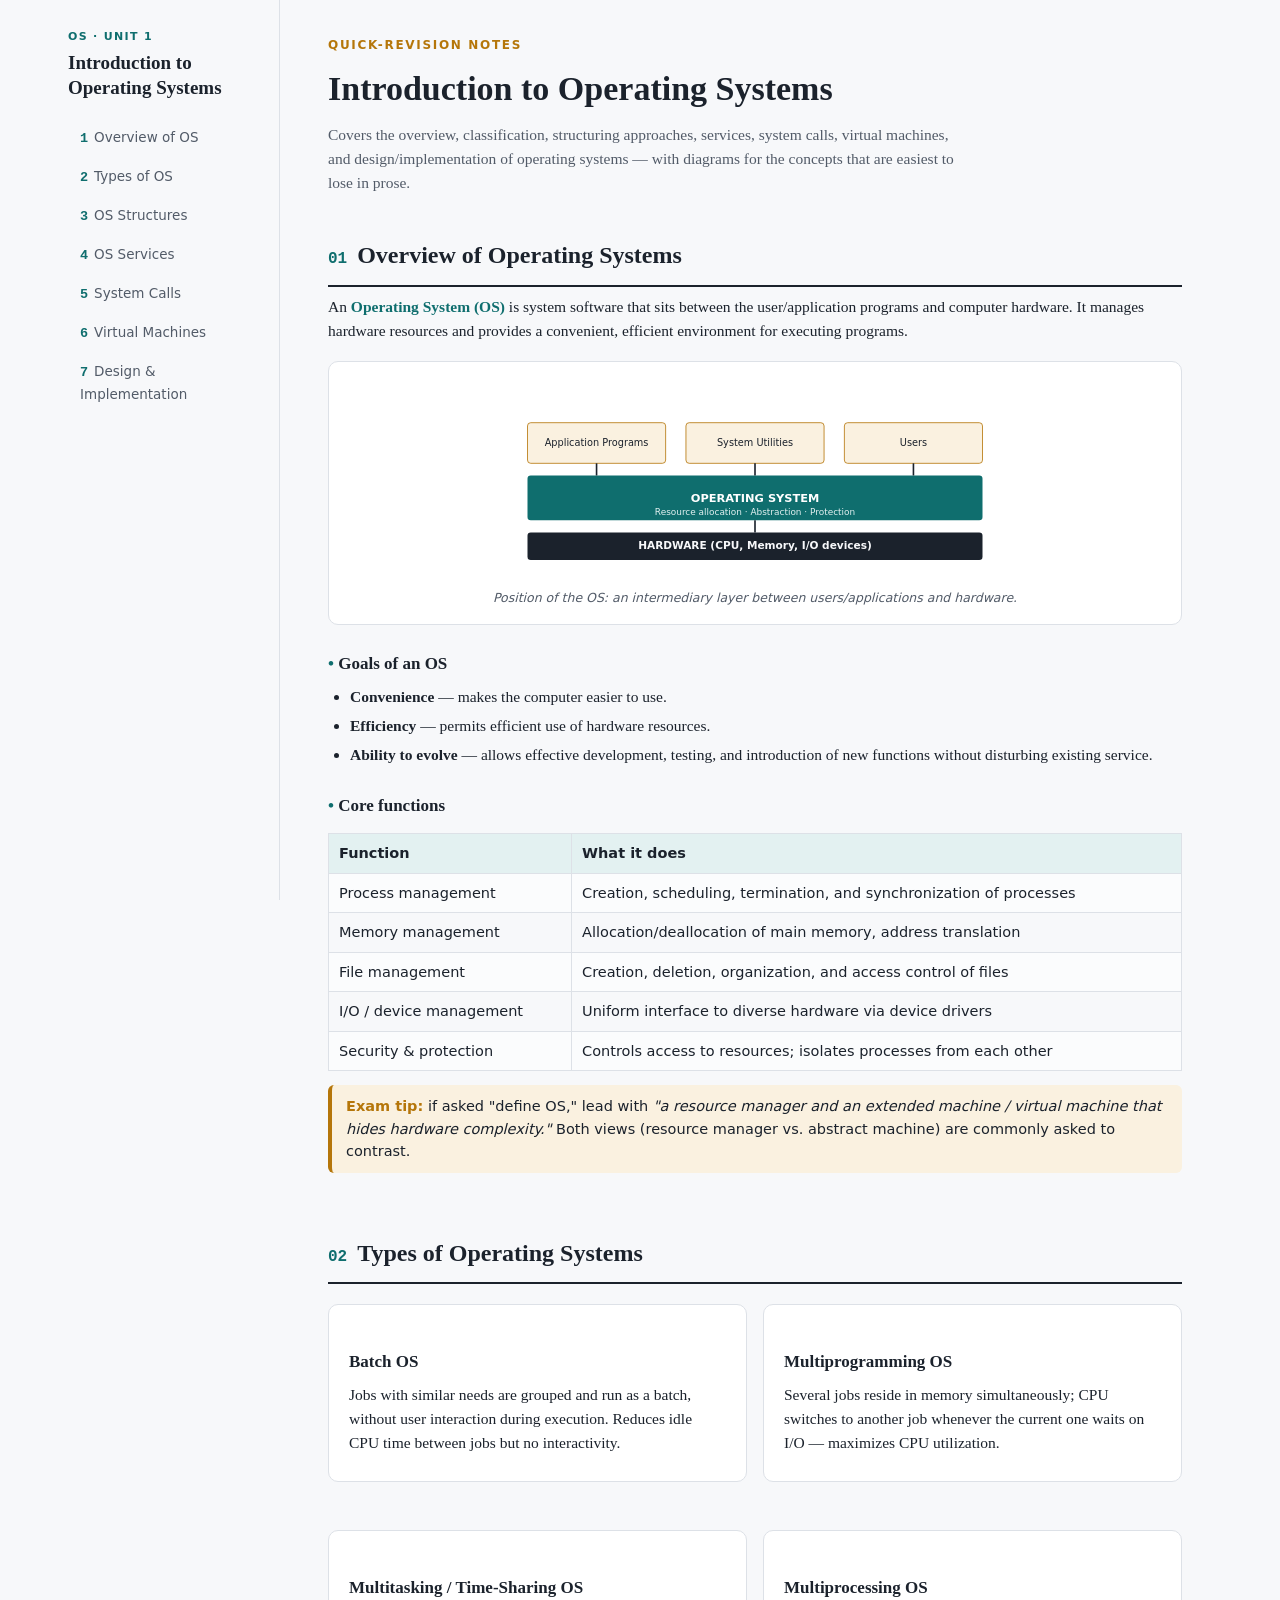
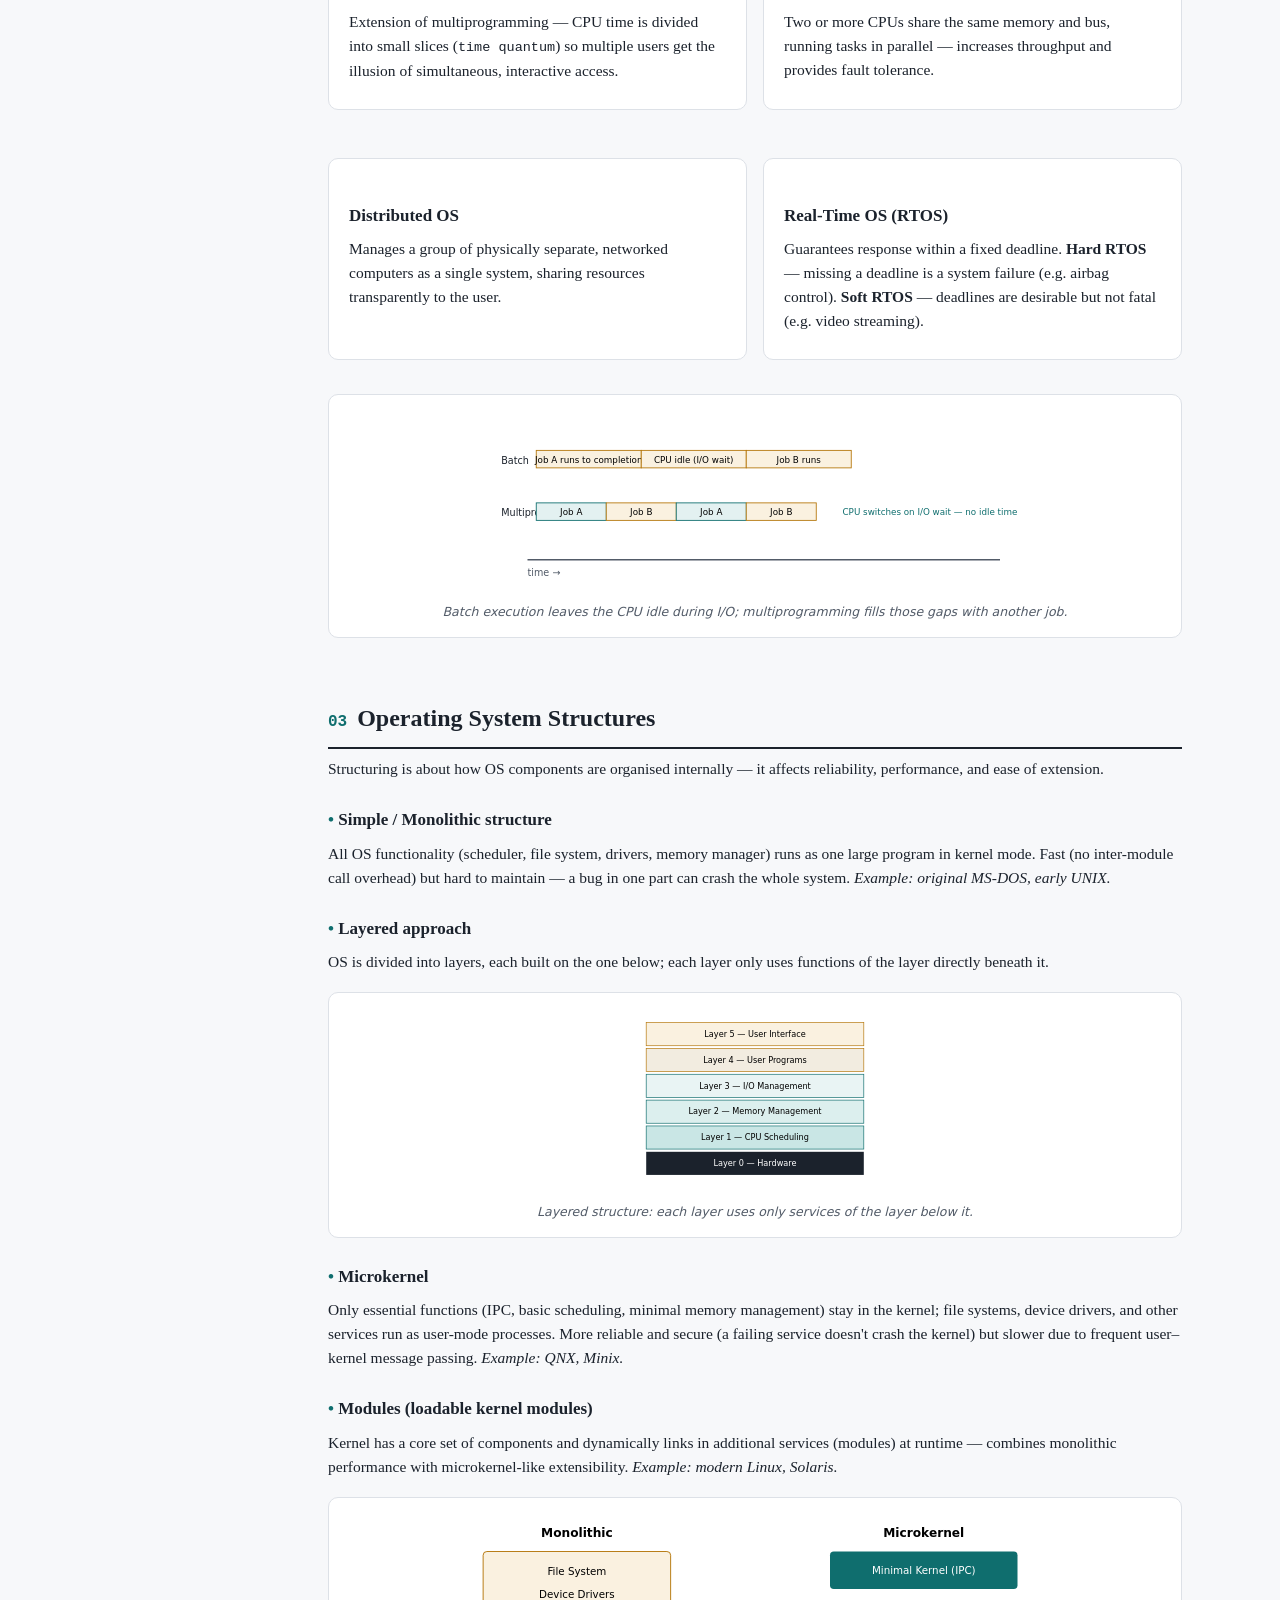
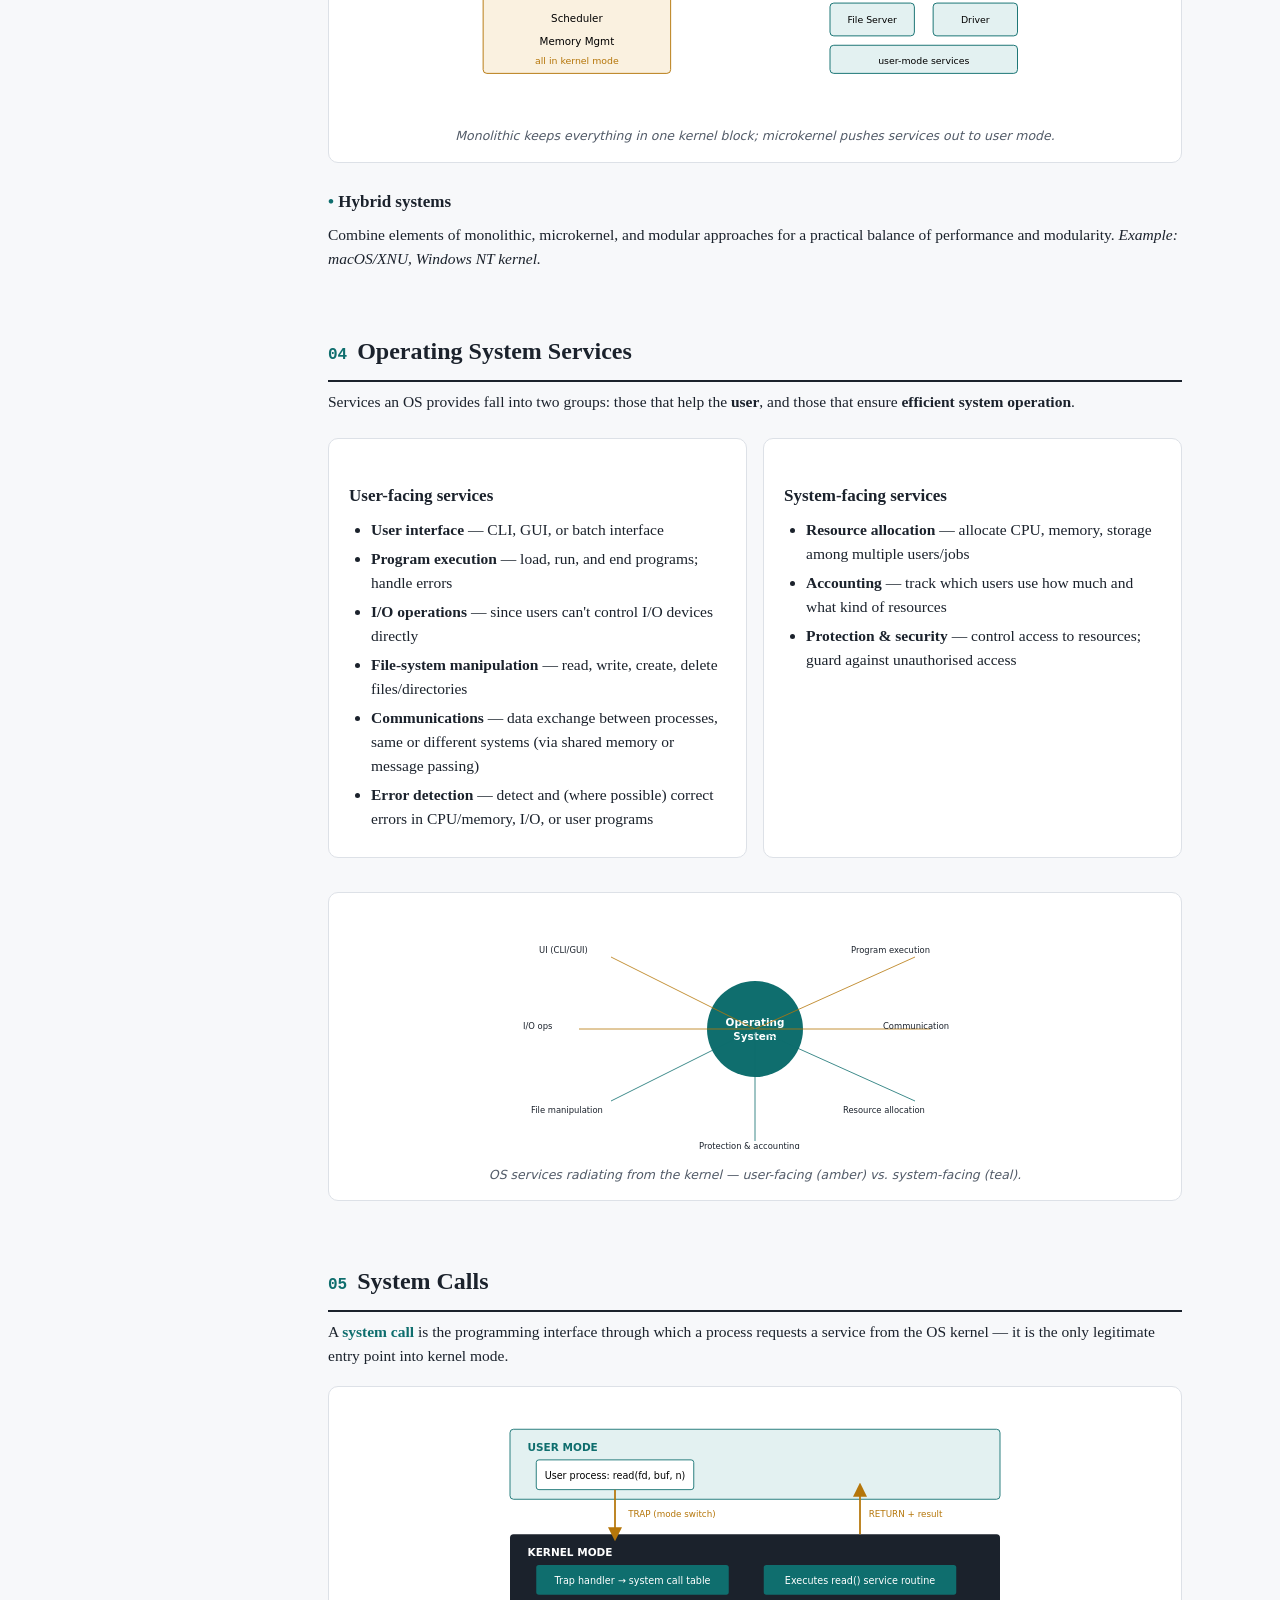
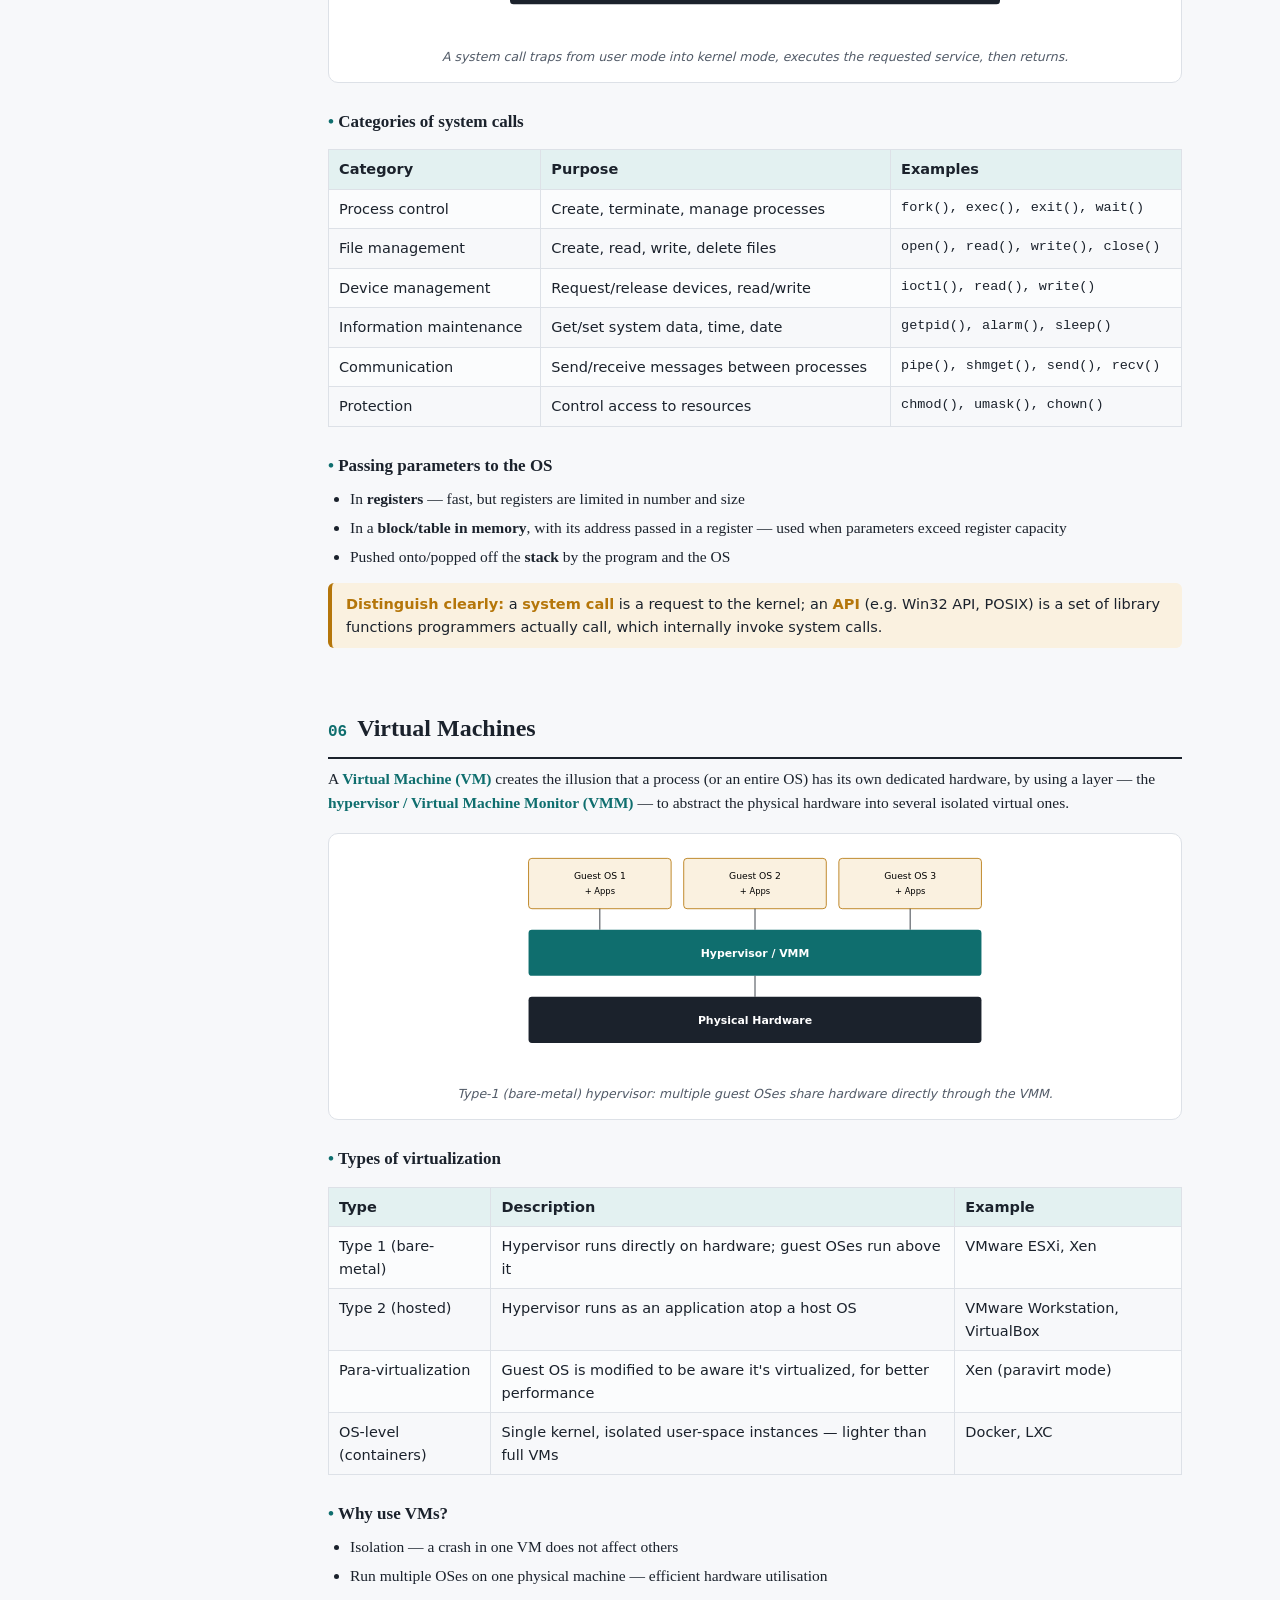
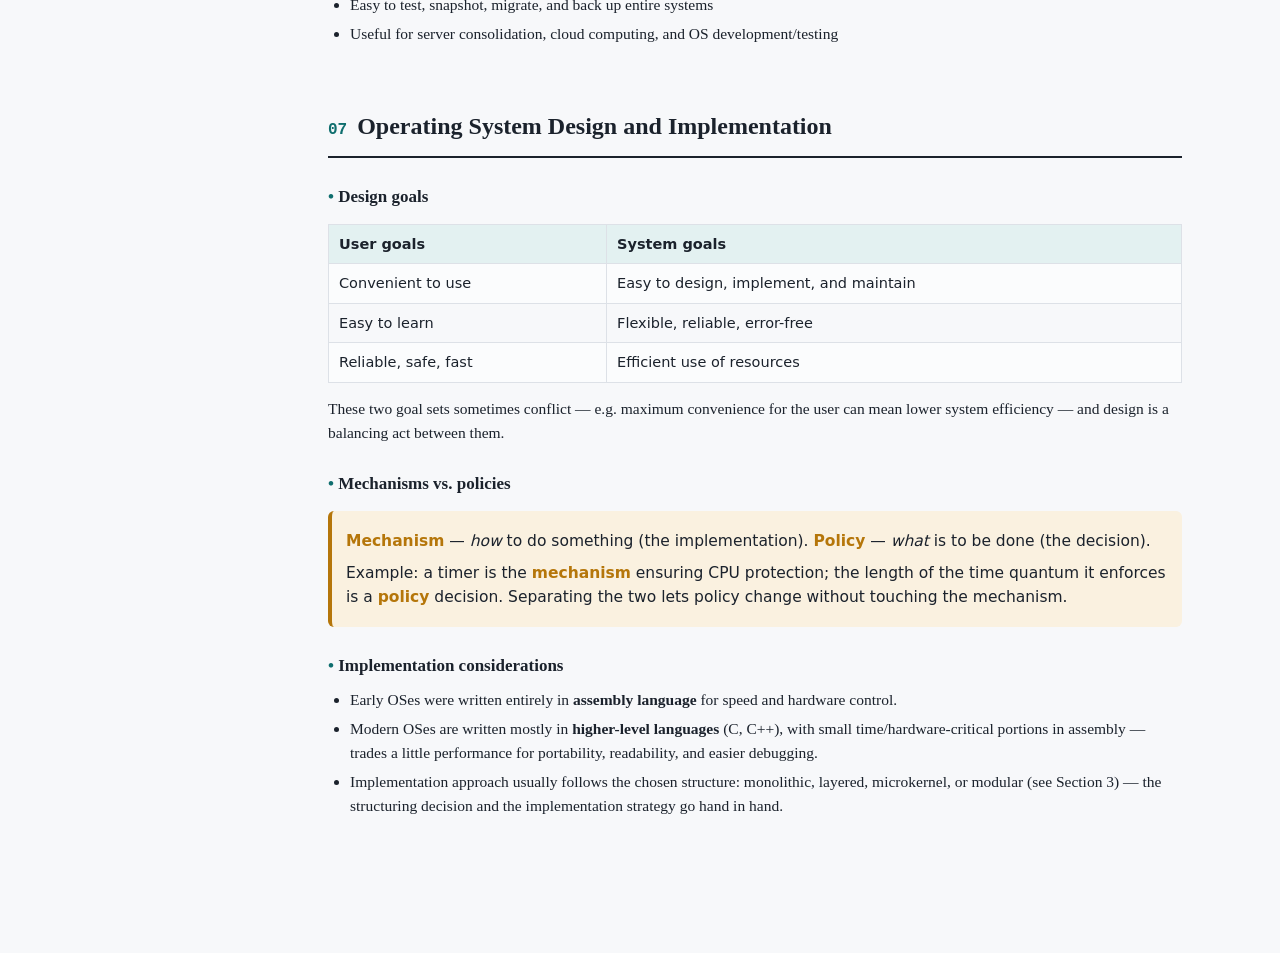
<file: os_intro_notes.html>
<!DOCTYPE html>
<html lang="en">
<head>
<meta charset="UTF-8">
<title>Introduction to Operating Systems — Notes</title>
<style>
:root{
  --bg:#f7f8fa;
  --panel:#ffffff;
  --ink:#1b222c;
  --sub:#525b68;
  --line:#dde1e7;
  --accent:#0f6e6e;
  --accent-soft:#e3f1f1;
  --amber:#b5760a;
  --amber-soft:#faf1e0;
  --mono-bg:#1b222c;
  --mono-ink:#dfe7e7;
  --radius:10px;
}
*{box-sizing:border-box;}
body{
  margin:0;
  background:var(--bg);
  color:var(--ink);
  font-family:"Georgia","Iowan Old Style",serif;
  line-height:1.55;
}
.wrap{
  display:grid;
  grid-template-columns:230px 1fr;
  max-width:1180px;
  margin:0 auto;
}
nav{
  position:sticky;
  top:0;
  align-self:start;
  height:100vh;
  overflow-y:auto;
  padding:28px 18px;
  border-right:1px solid var(--line);
  font-family:"Segoe UI",system-ui,sans-serif;
}
nav .tag{
  font-size:11px;
  letter-spacing:.12em;
  text-transform:uppercase;
  color:var(--accent);
  font-weight:700;
  margin-bottom:6px;
}
nav h1{
  font-family:"Georgia",serif;
  font-size:19px;
  margin:0 0 20px;
  line-height:1.3;
}
nav a{
  display:block;
  font-size:13.5px;
  color:var(--sub);
  text-decoration:none;
  padding:7px 10px;
  border-radius:6px;
  margin-bottom:2px;
  border-left:2px solid transparent;
}
nav a span{
  color:var(--accent);
  font-weight:700;
  margin-right:6px;
  font-family:"Segoe UI",monospace;
}
nav a:hover{background:var(--accent-soft);color:var(--ink);}
main{padding:36px 48px 80px;}
header.top{margin-bottom:36px;}
header.top .eyebrow{
  font-family:"Segoe UI",system-ui,sans-serif;
  font-size:12px;letter-spacing:.14em;text-transform:uppercase;
  color:var(--amber);font-weight:700;margin-bottom:8px;
}
header.top h1{font-size:34px;margin:0 0 8px;}
header.top p{color:var(--sub);font-size:15.5px;max-width:640px;margin:0;}

section{margin-bottom:56px;padding-top:6px;}
section h2{
  font-size:24px;
  margin:0 0 4px;
  padding-bottom:10px;
  border-bottom:2px solid var(--ink);
  display:flex;align-items:baseline;gap:10px;
}
section h2 .num{
  font-family:"Segoe UI",monospace;
  color:var(--accent);
  font-size:16px;
  font-weight:700;
}
h3{font-size:17px;margin:26px 0 8px;color:var(--ink);}
h3 .dot{color:var(--accent);}
p{margin:8px 0;font-size:15.5px;}
ul,ol{margin:8px 0;padding-left:22px;font-size:15.5px;}
li{margin-bottom:5px;}
.card{
  background:var(--panel);
  border:1px solid var(--line);
  border-radius:var(--radius);
  padding:18px 20px;
  margin:16px 0;
}
.grid2{display:grid;grid-template-columns:1fr 1fr;gap:16px;}
@media(max-width:900px){.grid2{grid-template-columns:1fr;}}
.diagram{
  background:var(--panel);
  border:1px solid var(--line);
  border-radius:var(--radius);
  padding:16px;
  margin:18px 0;
  text-align:center;
}
.diagram figcaption{
  font-family:"Segoe UI",system-ui,sans-serif;
  font-size:12.5px;color:var(--sub);margin-top:8px;font-style:italic;
}
table{width:100%;border-collapse:collapse;margin:14px 0;font-size:14.5px;font-family:"Segoe UI",system-ui,sans-serif;}
th,td{border:1px solid var(--line);padding:8px 10px;text-align:left;vertical-align:top;}
th{background:var(--accent-soft);font-weight:700;color:var(--ink);}
tr:nth-child(even) td{background:#fbfcfd;}
code, .mono{font-family:"Consolas","SFMono-Regular",monospace;font-size:13.5px;}
.callbox{
  background:var(--amber-soft);
  border-left:4px solid var(--amber);
  border-radius:6px;
  padding:10px 14px;
  margin:14px 0;
  font-size:14.5px;
  font-family:"Segoe UI",system-ui,sans-serif;
}
.callbox b{color:var(--amber);}
.term{color:var(--accent);font-weight:700;}
.svg-label{font-family:"Segoe UI",system-ui,sans-serif;}
footer{
  border-top:1px solid var(--line);
  padding:24px 48px;
  font-family:"Segoe UI",system-ui,sans-serif;
  font-size:12.5px;color:var(--sub);
}
</style>
</head>
<body>
<div class="wrap">
<nav>
  <div class="tag">OS · Unit 1</div>
  <h1>Introduction to Operating Systems</h1>
  <a href="#overview"><span>1</span>Overview of OS</a>
  <a href="#types"><span>2</span>Types of OS</a>
  <a href="#structures"><span>3</span>OS Structures</a>
  <a href="#services"><span>4</span>OS Services</a>
  <a href="#syscalls"><span>5</span>System Calls</a>
  <a href="#vm"><span>6</span>Virtual Machines</a>
  <a href="#design"><span>7</span>Design &amp; Implementation</a>
</nav>
<main>

<header class="top">
  <div class="eyebrow">Quick-revision notes</div>
  <h1>Introduction to Operating Systems</h1>
  <p>Covers the overview, classification, structuring approaches, services, system calls, virtual machines, and design/implementation of operating systems — with diagrams for the concepts that are easiest to lose in prose.</p>
</header>

<!-- 1. OVERVIEW -->
<section id="overview">
  <h2><span class="num">01</span> Overview of Operating Systems</h2>

  <p>An <span class="term">Operating System (OS)</span> is system software that sits between the user/application programs and computer hardware. It manages hardware resources and provides a convenient, efficient environment for executing programs.</p>

  <div class="diagram">
    <svg viewBox="0 0 640 240" width="100%" style="max-width:520px">
      <rect x="40" y="190" width="560" height="34" fill="#1b222c" rx="4"/>
      <text x="320" y="211" text-anchor="middle" fill="#f7f8fa" class="svg-label" font-size="13" font-weight="700">HARDWARE (CPU, Memory, I/O devices)</text>

      <rect x="40" y="120" width="560" height="55" fill="#0f6e6e" rx="4"/>
      <text x="320" y="152" text-anchor="middle" fill="#ffffff" class="svg-label" font-size="14" font-weight="700">OPERATING SYSTEM</text>
      <text x="320" y="169" text-anchor="middle" fill="#e3f1f1" class="svg-label" font-size="11">Resource allocation · Abstraction · Protection</text>

      <rect x="40" y="55" width="170" height="50" fill="#faf1e0" stroke="#b5760a" rx="4"/>
      <text x="125" y="84" text-anchor="middle" fill="#1b222c" class="svg-label" font-size="12">Application Programs</text>

      <rect x="235" y="55" width="170" height="50" fill="#faf1e0" stroke="#b5760a" rx="4"/>
      <text x="320" y="84" text-anchor="middle" fill="#1b222c" class="svg-label" font-size="12">System Utilities</text>

      <rect x="430" y="55" width="170" height="50" fill="#faf1e0" stroke="#b5760a" rx="4"/>
      <text x="515" y="84" text-anchor="middle" fill="#1b222c" class="svg-label" font-size="12">Users</text>

      <line x1="125" y1="105" x2="125" y2="120" stroke="#1b222c" stroke-width="2"/>
      <line x1="320" y1="105" x2="320" y2="120" stroke="#1b222c" stroke-width="2"/>
      <line x1="515" y1="105" x2="515" y2="120" stroke="#1b222c" stroke-width="2"/>
      <line x1="320" y1="175" x2="320" y2="190" stroke="#1b222c" stroke-width="2"/>
    </svg>
    <figcaption>Position of the OS: an intermediary layer between users/applications and hardware.</figcaption>
  </div>

  <h3><span class="dot">•</span> Goals of an OS</h3>
  <ul>
    <li><b>Convenience</b> — makes the computer easier to use.</li>
    <li><b>Efficiency</b> — permits efficient use of hardware resources.</li>
    <li><b>Ability to evolve</b> — allows effective development, testing, and introduction of new functions without disturbing existing service.</li>
  </ul>

  <h3><span class="dot">•</span> Core functions</h3>
  <table>
    <tr><th>Function</th><th>What it does</th></tr>
    <tr><td>Process management</td><td>Creation, scheduling, termination, and synchronization of processes</td></tr>
    <tr><td>Memory management</td><td>Allocation/deallocation of main memory, address translation</td></tr>
    <tr><td>File management</td><td>Creation, deletion, organization, and access control of files</td></tr>
    <tr><td>I/O / device management</td><td>Uniform interface to diverse hardware via device drivers</td></tr>
    <tr><td>Security &amp; protection</td><td>Controls access to resources; isolates processes from each other</td></tr>
  </table>

  <div class="callbox"><b>Exam tip:</b> if asked "define OS," lead with <i>"a resource manager and an extended machine / virtual machine that hides hardware complexity."</i> Both views (resource manager vs. abstract machine) are commonly asked to contrast.</div>
</section>

<!-- 2. TYPES -->
<section id="types">
  <h2><span class="num">02</span> Types of Operating Systems</h2>

  <div class="grid2">
    <div class="card">
      <h3>Batch OS</h3>
      <p>Jobs with similar needs are grouped and run as a batch, without user interaction during execution. Reduces idle CPU time between jobs but no interactivity.</p>
    </div>
    <div class="card">
      <h3>Multiprogramming OS</h3>
      <p>Several jobs reside in memory simultaneously; CPU switches to another job whenever the current one waits on I/O — maximizes CPU utilization.</p>
    </div>
    <div class="card">
      <h3>Multitasking / Time-Sharing OS</h3>
      <p>Extension of multiprogramming — CPU time is divided into small slices (<span class="mono">time quantum</span>) so multiple users get the illusion of simultaneous, interactive access.</p>
    </div>
    <div class="card">
      <h3>Multiprocessing OS</h3>
      <p>Two or more CPUs share the same memory and bus, running tasks in parallel — increases throughput and provides fault tolerance.</p>
    </div>
    <div class="card">
      <h3>Distributed OS</h3>
      <p>Manages a group of physically separate, networked computers as a single system, sharing resources transparently to the user.</p>
    </div>
    <div class="card">
      <h3>Real-Time OS (RTOS)</h3>
      <p>Guarantees response within a fixed deadline. <b>Hard RTOS</b> — missing a deadline is a system failure (e.g. airbag control). <b>Soft RTOS</b> — deadlines are desirable but not fatal (e.g. video streaming).</p>
    </div>
  </div>

  <div class="diagram">
    <svg viewBox="0 0 640 200" width="100%" style="max-width:560px">
      <line x1="60" y1="170" x2="600" y2="170" stroke="#525b68" stroke-width="1.5"/>
      <text x="60" y="188" class="svg-label" font-size="11" fill="#525b68">time →</text>

      <text x="30" y="60" class="svg-label" font-size="11" fill="#1b222c">Batch</text>
      <rect x="70" y="45" width="120" height="20" fill="#faf1e0" stroke="#b5760a"/>
      <text x="130" y="59" text-anchor="middle" class="svg-label" font-size="10">Job A runs to completion</text>
      <rect x="190" y="45" width="120" height="20" fill="#faf1e0" stroke="#b5760a"/>
      <text x="250" y="59" text-anchor="middle" class="svg-label" font-size="10">CPU idle (I/O wait)</text>
      <rect x="310" y="45" width="120" height="20" fill="#faf1e0" stroke="#b5760a"/>
      <text x="370" y="59" text-anchor="middle" class="svg-label" font-size="10">Job B runs</text>

      <text x="30" y="120" class="svg-label" font-size="11" fill="#1b222c">Multiprog.</text>
      <rect x="70" y="105" width="80" height="20" fill="#e3f1f1" stroke="#0f6e6e"/>
      <text x="110" y="119" text-anchor="middle" class="svg-label" font-size="10">Job A</text>
      <rect x="150" y="105" width="80" height="20" fill="#faf1e0" stroke="#b5760a"/>
      <text x="190" y="119" text-anchor="middle" class="svg-label" font-size="10">Job B</text>
      <rect x="230" y="105" width="80" height="20" fill="#e3f1f1" stroke="#0f6e6e"/>
      <text x="270" y="119" text-anchor="middle" class="svg-label" font-size="10">Job A</text>
      <rect x="310" y="105" width="80" height="20" fill="#faf1e0" stroke="#b5760a"/>
      <text x="350" y="119" text-anchor="middle" class="svg-label" font-size="10">Job B</text>
      <text x="420" y="119" class="svg-label" font-size="10" fill="#0f6e6e">CPU switches on I/O wait — no idle time</text>
    </svg>
    <figcaption>Batch execution leaves the CPU idle during I/O; multiprogramming fills those gaps with another job.</figcaption>
  </div>
</section>

<!-- 3. STRUCTURES -->
<section id="structures">
  <h2><span class="num">03</span> Operating System Structures</h2>
  <p>Structuring is about how OS components are organised internally — it affects reliability, performance, and ease of extension.</p>

  <h3><span class="dot">•</span> Simple / Monolithic structure</h3>
  <p>All OS functionality (scheduler, file system, drivers, memory manager) runs as one large program in kernel mode. Fast (no inter-module call overhead) but hard to maintain — a bug in one part can crash the whole system. <i>Example: original MS-DOS, early UNIX.</i></p>

  <h3><span class="dot">•</span> Layered approach</h3>
  <p>OS is divided into layers, each built on the one below; each layer only uses functions of the layer directly beneath it.</p>

  <div class="diagram">
    <svg viewBox="0 0 500 260" width="100%" style="max-width:340px">
      <g class="svg-label" font-size="12">
        <rect x="90" y="20" width="320" height="34" fill="#faf1e0" stroke="#b5760a"/><text x="250" y="41" text-anchor="middle">Layer 5 — User Interface</text>
        <rect x="90" y="58" width="320" height="34" fill="#f2ece0" stroke="#b5760a"/><text x="250" y="79" text-anchor="middle">Layer 4 — User Programs</text>
        <rect x="90" y="96" width="320" height="34" fill="#e9f4f4" stroke="#0f6e6e"/><text x="250" y="117" text-anchor="middle">Layer 3 — I/O Management</text>
        <rect x="90" y="134" width="320" height="34" fill="#dcefee" stroke="#0f6e6e"/><text x="250" y="155" text-anchor="middle">Layer 2 — Memory Management</text>
        <rect x="90" y="172" width="320" height="34" fill="#c9e6e5" stroke="#0f6e6e"/><text x="250" y="193" text-anchor="middle">Layer 1 — CPU Scheduling</text>
        <rect x="90" y="210" width="320" height="34" fill="#1b222c"/><text x="250" y="231" fill="#fff" text-anchor="middle">Layer 0 — Hardware</text>
      </g>
    </svg>
    <figcaption>Layered structure: each layer uses only services of the layer below it.</figcaption>
  </div>

  <h3><span class="dot">•</span> Microkernel</h3>
  <p>Only essential functions (IPC, basic scheduling, minimal memory management) stay in the kernel; file systems, device drivers, and other services run as user-mode processes. More reliable and secure (a failing service doesn't crash the kernel) but slower due to frequent user–kernel message passing. <i>Example: QNX, Minix.</i></p>

  <h3><span class="dot">•</span> Modules (loadable kernel modules)</h3>
  <p>Kernel has a core set of components and dynamically links in additional services (modules) at runtime — combines monolithic performance with microkernel-like extensibility. <i>Example: modern Linux, Solaris.</i></p>

  <div class="diagram">
    <svg viewBox="0 0 640 210" width="100%" style="max-width:600px">
      <text x="130" y="24" text-anchor="middle" class="svg-label" font-size="13" font-weight="700">Monolithic</text>
      <rect x="30" y="40" width="200" height="130" fill="#faf1e0" stroke="#b5760a" rx="4"/>
      <text x="130" y="65" text-anchor="middle" class="svg-label" font-size="11">File System</text>
      <text x="130" y="90" text-anchor="middle" class="svg-label" font-size="11">Device Drivers</text>
      <text x="130" y="115" text-anchor="middle" class="svg-label" font-size="11">Scheduler</text>
      <text x="130" y="140" text-anchor="middle" class="svg-label" font-size="11">Memory Mgmt</text>
      <text x="130" y="160" text-anchor="middle" class="svg-label" font-size="10" fill="#b5760a">all in kernel mode</text>

      <text x="500" y="24" text-anchor="middle" class="svg-label" font-size="13" font-weight="700">Microkernel</text>
      <rect x="400" y="40" width="200" height="40" fill="#0f6e6e" rx="4"/>
      <text x="500" y="64" text-anchor="middle" class="svg-label" font-size="11" fill="#fff">Minimal Kernel (IPC)</text>
      <rect x="400" y="95" width="90" height="35" fill="#e3f1f1" stroke="#0f6e6e" rx="4"/>
      <text x="445" y="116" text-anchor="middle" class="svg-label" font-size="10">File Server</text>
      <rect x="510" y="95" width="90" height="35" fill="#e3f1f1" stroke="#0f6e6e" rx="4"/>
      <text x="555" y="116" text-anchor="middle" class="svg-label" font-size="10">Driver</text>
      <rect x="400" y="140" width="200" height="30" fill="#e3f1f1" stroke="#0f6e6e" rx="4"/>
      <text x="500" y="160" text-anchor="middle" class="svg-label" font-size="10">user-mode services</text>
    </svg>
    <figcaption>Monolithic keeps everything in one kernel block; microkernel pushes services out to user mode.</figcaption>
  </div>

  <h3><span class="dot">•</span> Hybrid systems</h3>
  <p>Combine elements of monolithic, microkernel, and modular approaches for a practical balance of performance and modularity. <i>Example: macOS/XNU, Windows NT kernel.</i></p>
</section>

<!-- 4. SERVICES -->
<section id="services">
  <h2><span class="num">04</span> Operating System Services</h2>
  <p>Services an OS provides fall into two groups: those that help the <b>user</b>, and those that ensure <b>efficient system operation</b>.</p>

  <div class="grid2">
    <div class="card">
      <h3>User-facing services</h3>
      <ul>
        <li><b>User interface</b> — CLI, GUI, or batch interface</li>
        <li><b>Program execution</b> — load, run, and end programs; handle errors</li>
        <li><b>I/O operations</b> — since users can't control I/O devices directly</li>
        <li><b>File-system manipulation</b> — read, write, create, delete files/directories</li>
        <li><b>Communications</b> — data exchange between processes, same or different systems (via shared memory or message passing)</li>
        <li><b>Error detection</b> — detect and (where possible) correct errors in CPU/memory, I/O, or user programs</li>
      </ul>
    </div>
    <div class="card">
      <h3>System-facing services</h3>
      <ul>
        <li><b>Resource allocation</b> — allocate CPU, memory, storage among multiple users/jobs</li>
        <li><b>Accounting</b> — track which users use how much and what kind of resources</li>
        <li><b>Protection &amp; security</b> — control access to resources; guard against unauthorised access</li>
      </ul>
    </div>
  </div>

  <div class="diagram">
    <svg viewBox="0 0 600 300" width="100%" style="max-width:480px">
      <circle cx="300" cy="150" r="60" fill="#0f6e6e"/>
      <text x="300" y="146" text-anchor="middle" fill="#fff" class="svg-label" font-size="13" font-weight="700">Operating</text>
      <text x="300" y="164" text-anchor="middle" fill="#fff" class="svg-label" font-size="13" font-weight="700">System</text>

      <g class="svg-label" font-size="10.5">
        <line x1="300" y1="150" x2="120" y2="60" stroke="#b5760a"/><text x="30" y="55" fill="#1b222c">UI (CLI/GUI)</text>
        <line x1="300" y1="150" x2="500" y2="60" stroke="#b5760a"/><text x="420" y="55" fill="#1b222c">Program execution</text>
        <line x1="300" y1="150" x2="80" y2="150" stroke="#b5760a"/><text x="10" y="150" fill="#1b222c">I/O ops</text>
        <line x1="300" y1="150" x2="520" y2="150" stroke="#b5760a"/><text x="460" y="150" fill="#1b222c">Communication</text>
        <line x1="300" y1="150" x2="120" y2="240" stroke="#0f6e6e"/><text x="20" y="255" fill="#1b222c">File manipulation</text>
        <line x1="300" y1="150" x2="500" y2="240" stroke="#0f6e6e"/><text x="410" y="255" fill="#1b222c">Resource allocation</text>
        <line x1="300" y1="150" x2="300" y2="290" stroke="#0f6e6e"/><text x="230" y="300" fill="#1b222c">Protection &amp; accounting</text>
      </g>
    </svg>
    <figcaption>OS services radiating from the kernel — user-facing (amber) vs. system-facing (teal).</figcaption>
  </div>
</section>

<!-- 5. SYSTEM CALLS -->
<section id="syscalls">
  <h2><span class="num">05</span> System Calls</h2>
  <p>A <span class="term">system call</span> is the programming interface through which a process requests a service from the OS kernel — it is the only legitimate entry point into kernel mode.</p>

  <div class="diagram">
    <svg viewBox="0 0 640 260" width="100%" style="max-width:560px">
      <rect x="40" y="30" width="560" height="80" fill="#e3f1f1" stroke="#0f6e6e" rx="4"/>
      <text x="60" y="55" class="svg-label" font-size="12" font-weight="700" fill="#0f6e6e">USER MODE</text>
      <rect x="70" y="65" width="180" height="34" fill="#fff" stroke="#0f6e6e" rx="3"/>
      <text x="160" y="87" text-anchor="middle" class="svg-label" font-size="11">User process: read(fd, buf, n)</text>

      <rect x="40" y="150" width="560" height="80" fill="#1b222c" rx="4"/>
      <text x="60" y="175" class="svg-label" font-size="12" font-weight="700" fill="#fff">KERNEL MODE</text>
      <rect x="70" y="185" width="220" height="34" fill="#0f6e6e" rx="3"/>
      <text x="180" y="207" text-anchor="middle" class="svg-label" font-size="11" fill="#fff">Trap handler → system call table</text>
      <rect x="330" y="185" width="220" height="34" fill="#0f6e6e" rx="3"/>
      <text x="440" y="207" text-anchor="middle" class="svg-label" font-size="11" fill="#fff">Executes read() service routine</text>

      <line x1="160" y1="99" x2="160" y2="150" stroke="#b5760a" stroke-width="2" marker-end="url(#arrow)"/>
      <text x="175" y="130" class="svg-label" font-size="10" fill="#b5760a">TRAP (mode switch)</text>
      <line x1="440" y1="150" x2="440" y2="99" stroke="#b5760a" stroke-width="2" marker-end="url(#arrow2)"/>
      <text x="450" y="130" class="svg-label" font-size="10" fill="#b5760a">RETURN + result</text>

      <defs>
        <marker id="arrow" markerWidth="8" markerHeight="8" refX="4" refY="4" orient="auto"><path d="M0,0 L8,4 L0,8 Z" fill="#b5760a"/></marker>
        <marker id="arrow2" markerWidth="8" markerHeight="8" refX="4" refY="4" orient="auto"><path d="M0,8 L8,4 L0,0 Z" fill="#b5760a"/></marker>
      </defs>
    </svg>
    <figcaption>A system call traps from user mode into kernel mode, executes the requested service, then returns.</figcaption>
  </div>

  <h3><span class="dot">•</span> Categories of system calls</h3>
  <table>
    <tr><th>Category</th><th>Purpose</th><th>Examples</th></tr>
    <tr><td>Process control</td><td>Create, terminate, manage processes</td><td class="mono">fork(), exec(), exit(), wait()</td></tr>
    <tr><td>File management</td><td>Create, read, write, delete files</td><td class="mono">open(), read(), write(), close()</td></tr>
    <tr><td>Device management</td><td>Request/release devices, read/write</td><td class="mono">ioctl(), read(), write()</td></tr>
    <tr><td>Information maintenance</td><td>Get/set system data, time, date</td><td class="mono">getpid(), alarm(), sleep()</td></tr>
    <tr><td>Communication</td><td>Send/receive messages between processes</td><td class="mono">pipe(), shmget(), send(), recv()</td></tr>
    <tr><td>Protection</td><td>Control access to resources</td><td class="mono">chmod(), umask(), chown()</td></tr>
  </table>

  <h3><span class="dot">•</span> Passing parameters to the OS</h3>
  <ul>
    <li>In <b>registers</b> — fast, but registers are limited in number and size</li>
    <li>In a <b>block/table in memory</b>, with its address passed in a register — used when parameters exceed register capacity</li>
    <li>Pushed onto/popped off the <b>stack</b> by the program and the OS</li>
  </ul>

  <div class="callbox"><b>Distinguish clearly:</b> a <b>system call</b> is a request to the kernel; an <b>API</b> (e.g. Win32 API, POSIX) is a set of library functions programmers actually call, which internally invoke system calls.</div>
</section>

<!-- 6. VIRTUAL MACHINES -->
<section id="vm">
  <h2><span class="num">06</span> Virtual Machines</h2>
  <p>A <span class="term">Virtual Machine (VM)</span> creates the illusion that a process (or an entire OS) has its own dedicated hardware, by using a layer — the <span class="term">hypervisor / Virtual Machine Monitor (VMM)</span> — to abstract the physical hardware into several isolated virtual ones.</p>

  <div class="diagram">
    <svg viewBox="0 0 620 260" width="100%" style="max-width:520px">
      <rect x="40" y="10" width="170" height="60" fill="#faf1e0" stroke="#b5760a" rx="4"/>
      <text x="125" y="35" text-anchor="middle" class="svg-label" font-size="11">Guest OS 1</text>
      <text x="125" y="52" text-anchor="middle" class="svg-label" font-size="10">+ Apps</text>

      <rect x="225" y="10" width="170" height="60" fill="#faf1e0" stroke="#b5760a" rx="4"/>
      <text x="310" y="35" text-anchor="middle" class="svg-label" font-size="11">Guest OS 2</text>
      <text x="310" y="52" text-anchor="middle" class="svg-label" font-size="10">+ Apps</text>

      <rect x="410" y="10" width="170" height="60" fill="#faf1e0" stroke="#b5760a" rx="4"/>
      <text x="495" y="35" text-anchor="middle" class="svg-label" font-size="11">Guest OS 3</text>
      <text x="495" y="52" text-anchor="middle" class="svg-label" font-size="10">+ Apps</text>

      <rect x="40" y="95" width="540" height="55" fill="#0f6e6e" rx="4"/>
      <text x="310" y="127" text-anchor="middle" fill="#fff" class="svg-label" font-size="13" font-weight="700">Hypervisor / VMM</text>

      <rect x="40" y="175" width="540" height="55" fill="#1b222c" rx="4"/>
      <text x="310" y="207" text-anchor="middle" fill="#fff" class="svg-label" font-size="13" font-weight="700">Physical Hardware</text>

      <line x1="125" y1="70" x2="125" y2="95" stroke="#1b222c"/>
      <line x1="310" y1="70" x2="310" y2="95" stroke="#1b222c"/>
      <line x1="495" y1="70" x2="495" y2="95" stroke="#1b222c"/>
      <line x1="310" y1="150" x2="310" y2="175" stroke="#1b222c"/>
    </svg>
    <figcaption>Type-1 (bare-metal) hypervisor: multiple guest OSes share hardware directly through the VMM.</figcaption>
  </div>

  <h3><span class="dot">•</span> Types of virtualization</h3>
  <table>
    <tr><th>Type</th><th>Description</th><th>Example</th></tr>
    <tr><td>Type 1 (bare-metal)</td><td>Hypervisor runs directly on hardware; guest OSes run above it</td><td>VMware ESXi, Xen</td></tr>
    <tr><td>Type 2 (hosted)</td><td>Hypervisor runs as an application atop a host OS</td><td>VMware Workstation, VirtualBox</td></tr>
    <tr><td>Para-virtualization</td><td>Guest OS is modified to be aware it's virtualized, for better performance</td><td>Xen (paravirt mode)</td></tr>
    <tr><td>OS-level (containers)</td><td>Single kernel, isolated user-space instances — lighter than full VMs</td><td>Docker, LXC</td></tr>
  </table>

  <h3><span class="dot">•</span> Why use VMs?</h3>
  <ul>
    <li>Isolation — a crash in one VM does not affect others</li>
    <li>Run multiple OSes on one physical machine — efficient hardware utilisation</li>
    <li>Easy to test, snapshot, migrate, and back up entire systems</li>
    <li>Useful for server consolidation, cloud computing, and OS development/testing</li>
  </ul>
</section>

<!-- 7. DESIGN & IMPLEMENTATION -->
<section id="design">
  <h2><span class="num">07</span> Operating System Design and Implementation</h2>

  <h3><span class="dot">•</span> Design goals</h3>
  <table>
    <tr><th>User goals</th><th>System goals</th></tr>
    <tr><td>Convenient to use</td><td>Easy to design, implement, and maintain</td></tr>
    <tr><td>Easy to learn</td><td>Flexible, reliable, error-free</td></tr>
    <tr><td>Reliable, safe, fast</td><td>Efficient use of resources</td></tr>
  </table>
  <p>These two goal sets sometimes conflict — e.g. maximum convenience for the user can mean lower system efficiency — and design is a balancing act between them.</p>

  <h3><span class="dot">•</span> Mechanisms vs. policies</h3>
  <div class="callbox">
    <p><b>Mechanism</b> — <i>how</i> to do something (the implementation). <b>Policy</b> — <i>what</i> is to be done (the decision).</p>
    <p>Example: a timer is the <b>mechanism</b> ensuring CPU protection; the length of the time quantum it enforces is a <b>policy</b> decision. Separating the two lets policy change without touching the mechanism.</p>
  </div>

  <h3><span class="dot">•</span> Implementation considerations</h3>
  <ul>
    <li>Early OSes were written entirely in <b>assembly language</b> for speed and hardware control.</li>
    <li>Modern OSes are written mostly in <b>higher-level languages</b> (C, C++), with small time/hardware-critical portions in assembly — trades a little performance for portability, readability, and easier debugging.</li>
    <li>Implementation approach usually follows the chosen structure: monolithic, layered, microkernel, or modular (see Section 3) — the structuring decision and the implementation strategy go hand in hand.</li>
  </ul>
</section>

</main>
</div>
</body>
</html>
</file>
<file: recipes/style.css>
:root {
  --bg: #F6F3E9;
  --surface: #FFFFFF;
  --ink: #2A2B21;
  --ink-soft: #6E6C5C;
  --olive: #435635;
  --olive-dark: #303F25;
  --mustard: #C08A2E;
  --rust: #A94E2C;
  --border: #E2DCC7;
  --radius: 12px;
  --shadow: 0 1px 2px rgba(42, 43, 33, 0.06);
}

* { box-sizing: border-box; }

body {
  margin: 0;
  background: var(--bg);
  color: var(--ink);
  font-family: 'Work Sans', system-ui, sans-serif;
  line-height: 1.5;
}

h1, h2, h3 {
  font-family: 'Fraunces', Georgia, serif;
  color: var(--olive-dark);
  margin: 0 0 0.3em;
}

.site-header {
  padding: 2.5rem 1.5rem 1.5rem;
  max-width: 640px;
  margin: 0 auto;
  text-align: left;
}

.site-header h1 {
  font-size: clamp(1.8rem, 4vw, 2.4rem);
  font-weight: 600;
}

.tagline {
  color: var(--ink-soft);
  margin: 0;
  font-size: 1.05rem;
}

.tabs {
  display: flex;
  gap: 0.25rem;
  max-width: 640px;
  margin: 0 auto;
  padding: 0 1.5rem;
  border-bottom: 1px solid var(--border);
}

.tab-btn {
  background: none;
  border: none;
  font-family: 'Work Sans', sans-serif;
  font-size: 0.95rem;
  font-weight: 500;
  color: var(--ink-soft);
  padding: 0.75rem 0.9rem;
  cursor: pointer;
  border-bottom: 2px solid transparent;
  margin-bottom: -1px;
}

.tab-btn.active {
  color: var(--olive-dark);
  border-bottom-color: var(--rust);
}

main {
  max-width: 640px;
  margin: 0 auto;
  padding: 1.75rem 1.5rem 4rem;
}

.tab-panel { display: none; }
.tab-panel.active { display: block; }

.panel-intro p { color: var(--ink-soft); margin-top: 0.2em; }

.field-label {
  display: block;
  font-weight: 500;
  margin: 1rem 0 0.35rem;
}

input[type="text"], input[type="search"], input[type="url"], textarea {
  width: 100%;
  font-family: 'Work Sans', sans-serif;
  font-size: 0.98rem;
  padding: 0.7rem 0.8rem;
  border: 1px solid var(--border);
  border-radius: var(--radius);
  background: var(--surface);
  color: var(--ink);
}

textarea { resize: vertical; }

input:focus, textarea:focus, button:focus-visible {
  outline: 2px solid var(--mustard);
  outline-offset: 1px;
}

.pantry-form {
  display: flex;
  gap: 0.6rem;
  margin-top: 1.1rem;
}

.pantry-form input { flex: 1; }

button {
  font-family: 'Work Sans', sans-serif;
  cursor: pointer;
}

.pantry-form button, .primary-btn {
  background: var(--olive);
  color: #fff;
  border: none;
  border-radius: var(--radius);
  padding: 0.7rem 1.1rem;
  font-weight: 500;
  font-size: 0.95rem;
}

.pantry-form button:hover, .primary-btn:hover { background: var(--olive-dark); }

.ghost-btn {
  background: none;
  border: 1px solid var(--border);
  border-radius: var(--radius);
  padding: 0.6rem 1rem;
  font-size: 0.9rem;
  color: var(--ink);
}

.ghost-btn:hover { border-color: var(--olive); }

.chip-row {
  display: flex;
  flex-wrap: wrap;
  gap: 0.5rem;
  margin: 1rem 0 1.6rem;
  min-height: 1rem;
}

.chip {
  display: inline-flex;
  align-items: center;
  gap: 0.4rem;
  background: var(--surface);
  border: 1px solid var(--border);
  border-radius: 999px;
  padding: 0.35rem 0.5rem 0.35rem 0.85rem;
  font-size: 0.88rem;
}

.chip button {
  background: none;
  border: none;
  color: var(--ink-soft);
  font-size: 1rem;
  line-height: 1;
  padding: 0.1rem 0.35rem;
  border-radius: 999px;
}

.chip button:hover { color: var(--rust); background: var(--bg); }

.results { display: flex; flex-direction: column; gap: 0.9rem; }

.empty-note {
  color: var(--ink-soft);
  border: 1px dashed var(--border);
  border-radius: var(--radius);
  padding: 1.2rem;
  font-size: 0.95rem;
}

.result-card, .library-card {
  background: var(--surface);
  border: 1px solid var(--border);
  border-radius: var(--radius);
  padding: 1rem 1.1rem;
  box-shadow: var(--shadow);
}

.result-head {
  display: flex;
  justify-content: space-between;
  align-items: baseline;
  gap: 0.6rem;
}

.result-head h3 { margin: 0; font-size: 1.15rem; }

.match-score {
  font-size: 0.82rem;
  font-weight: 600;
  color: var(--olive-dark);
  white-space: nowrap;
}

.match-score.full { color: var(--rust); }

.credit {
  color: var(--ink-soft);
  font-size: 0.85rem;
  margin: 0.15rem 0 0.6rem;
}

.ing-lists {
  display: flex;
  gap: 1.2rem;
  flex-wrap: wrap;
  font-size: 0.88rem;
}

.ing-lists ul { margin: 0.25rem 0 0; padding-left: 1.1rem; }
.ing-lists h4 { margin: 0; font-size: 0.78rem; text-transform: none; color: var(--ink-soft); font-weight: 600; }

.have h4 { color: var(--olive); }
.missing h4 { color: var(--rust); }

.review-form { margin-top: 1.5rem; }
.review-form.hidden { display: none; }
.review-form .hint { font-size: 0.85rem; color: var(--ink-soft); font-weight: 400; }

.form-actions {
  display: flex;
  gap: 0.7rem;
  margin-top: 1.2rem;
}

.library-actions {
  display: flex;
  justify-content: space-between;
  align-items: center;
  gap: 0.8rem;
  flex-wrap: wrap;
  margin: 1.1rem 0 1.3rem;
}

.library-actions input[type="search"] { flex: 1; min-width: 180px; }

.io-actions { display: flex; gap: 0.6rem; }
.file-label { display: inline-flex; align-items: center; }

.library-list { display: flex; flex-direction: column; gap: 0.8rem; }

.library-card {
  display: flex;
  justify-content: space-between;
  align-items: flex-start;
  gap: 1rem;
}

.library-card .info h3 { font-size: 1.05rem; margin-bottom: 0.15rem; }
.library-card .actions { display: flex; gap: 0.4rem; flex-shrink: 0; }
.library-card .actions button {
  background: none;
  border: 1px solid var(--border);
  border-radius: 8px;
  padding: 0.35rem 0.6rem;
  font-size: 0.82rem;
}
.library-card .actions button:hover { border-color: var(--olive); }

.toast {
  position: fixed;
  bottom: 1.4rem;
  left: 50%;
  transform: translateX(-50%) translateY(120%);
  background: var(--olive-dark);
  color: #fff;
  padding: 0.65rem 1.1rem;
  border-radius: var(--radius);
  font-size: 0.9rem;
  transition: transform 0.25s ease;
}

.toast.show { transform: translateX(-50%) translateY(0); }

@media (max-width: 420px) {
  .library-card { flex-direction: column; }
}
</file>
